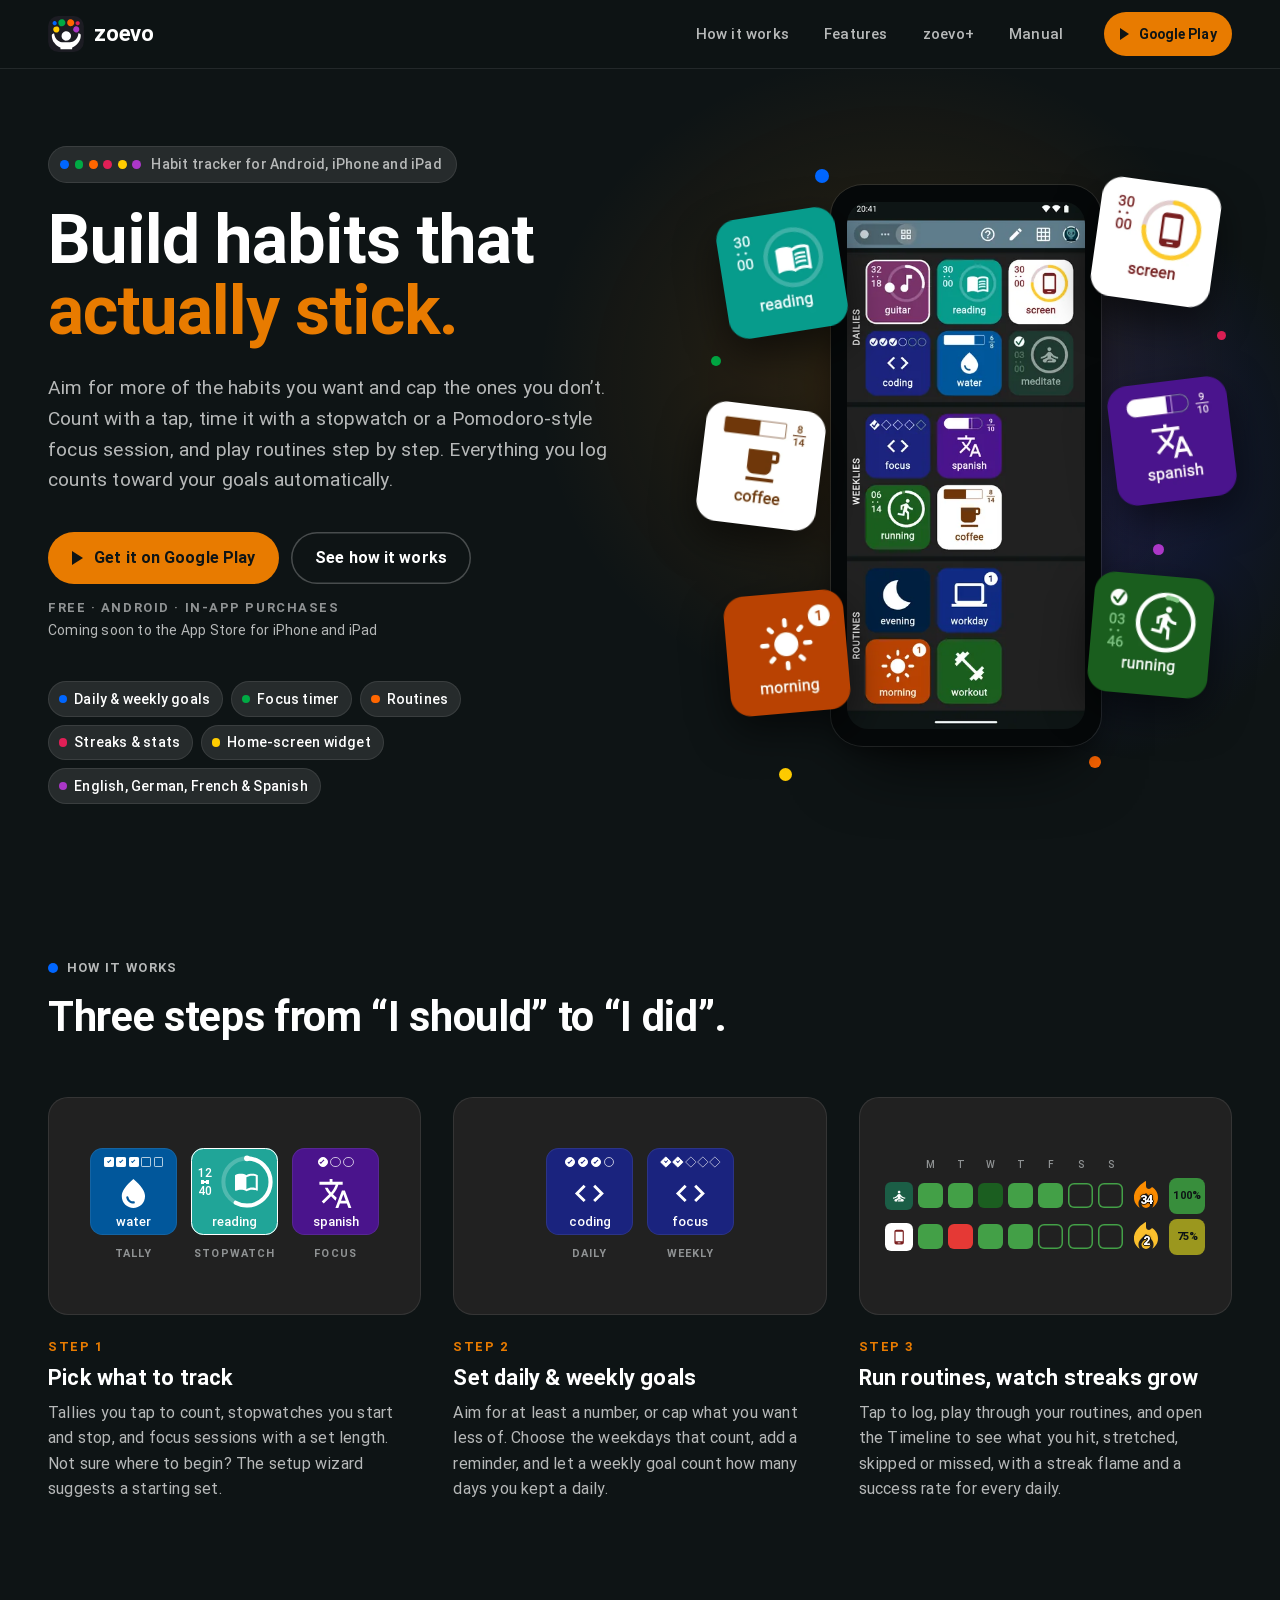
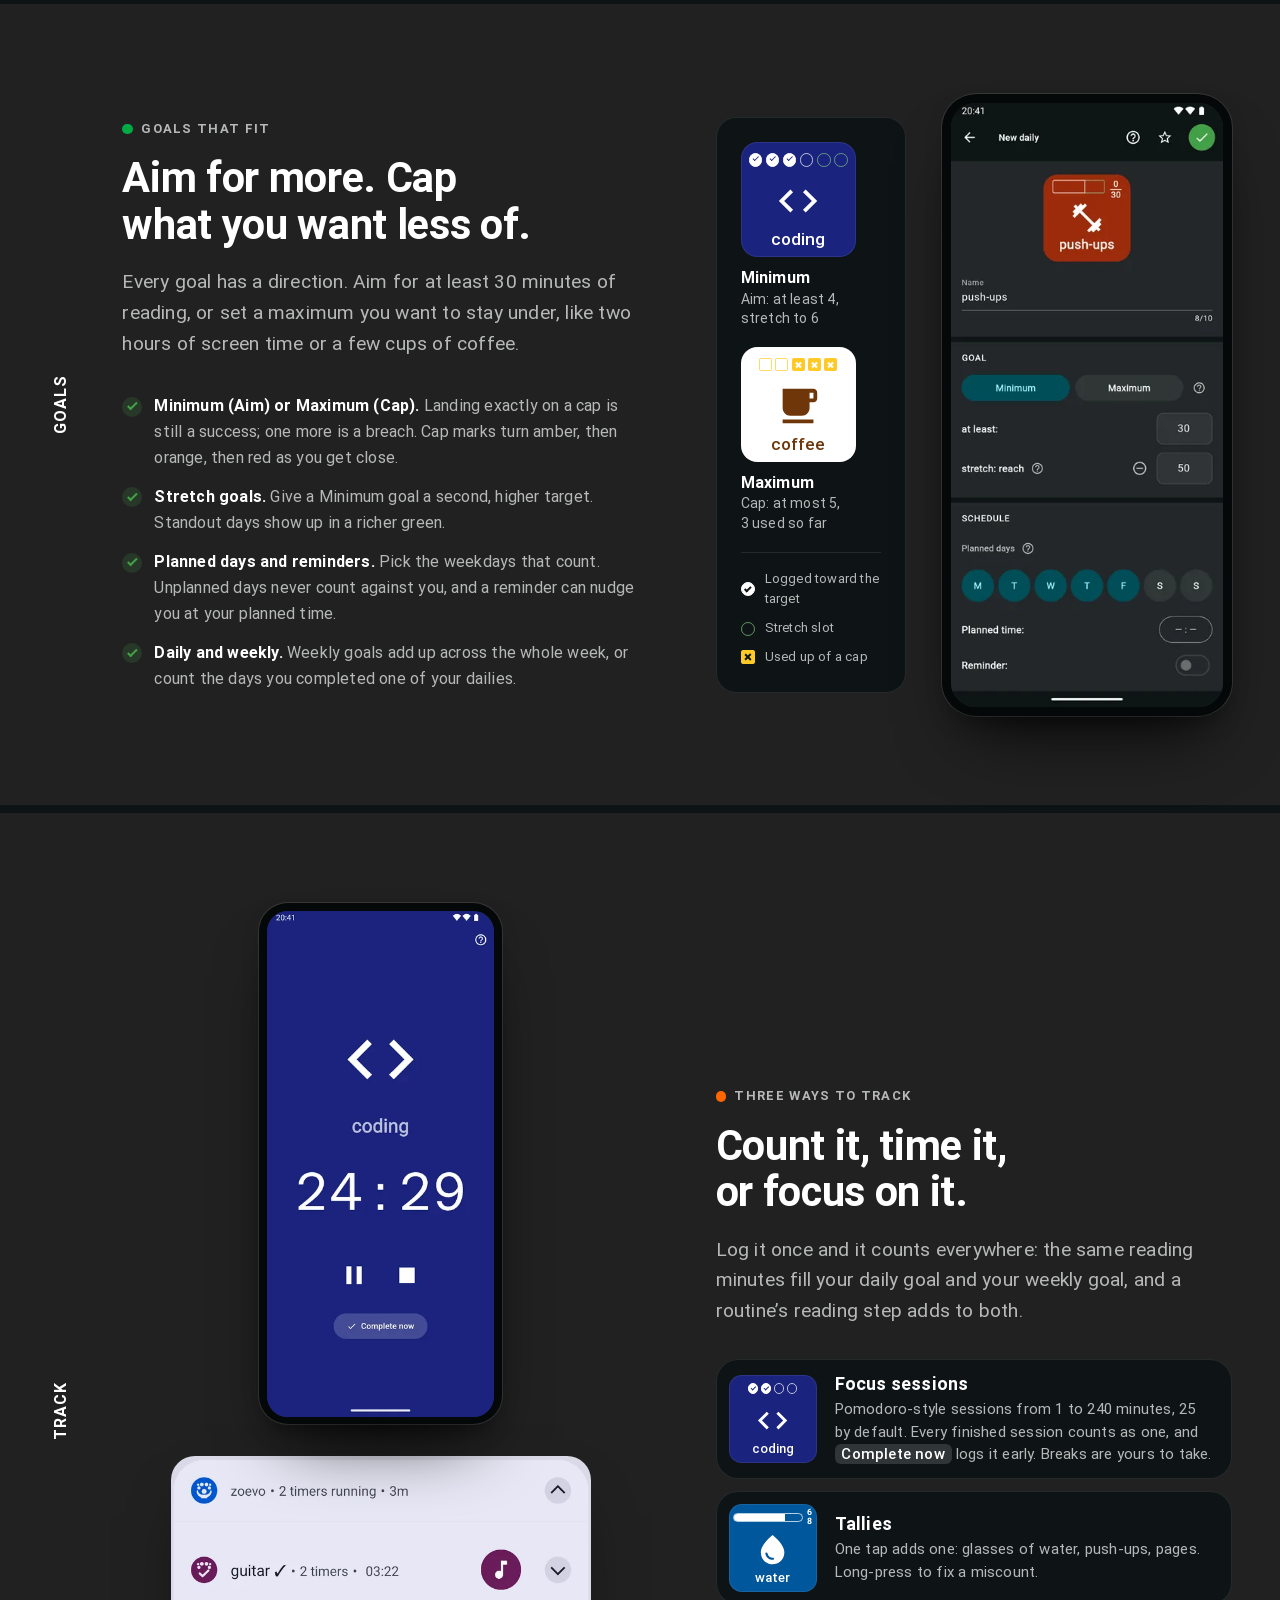
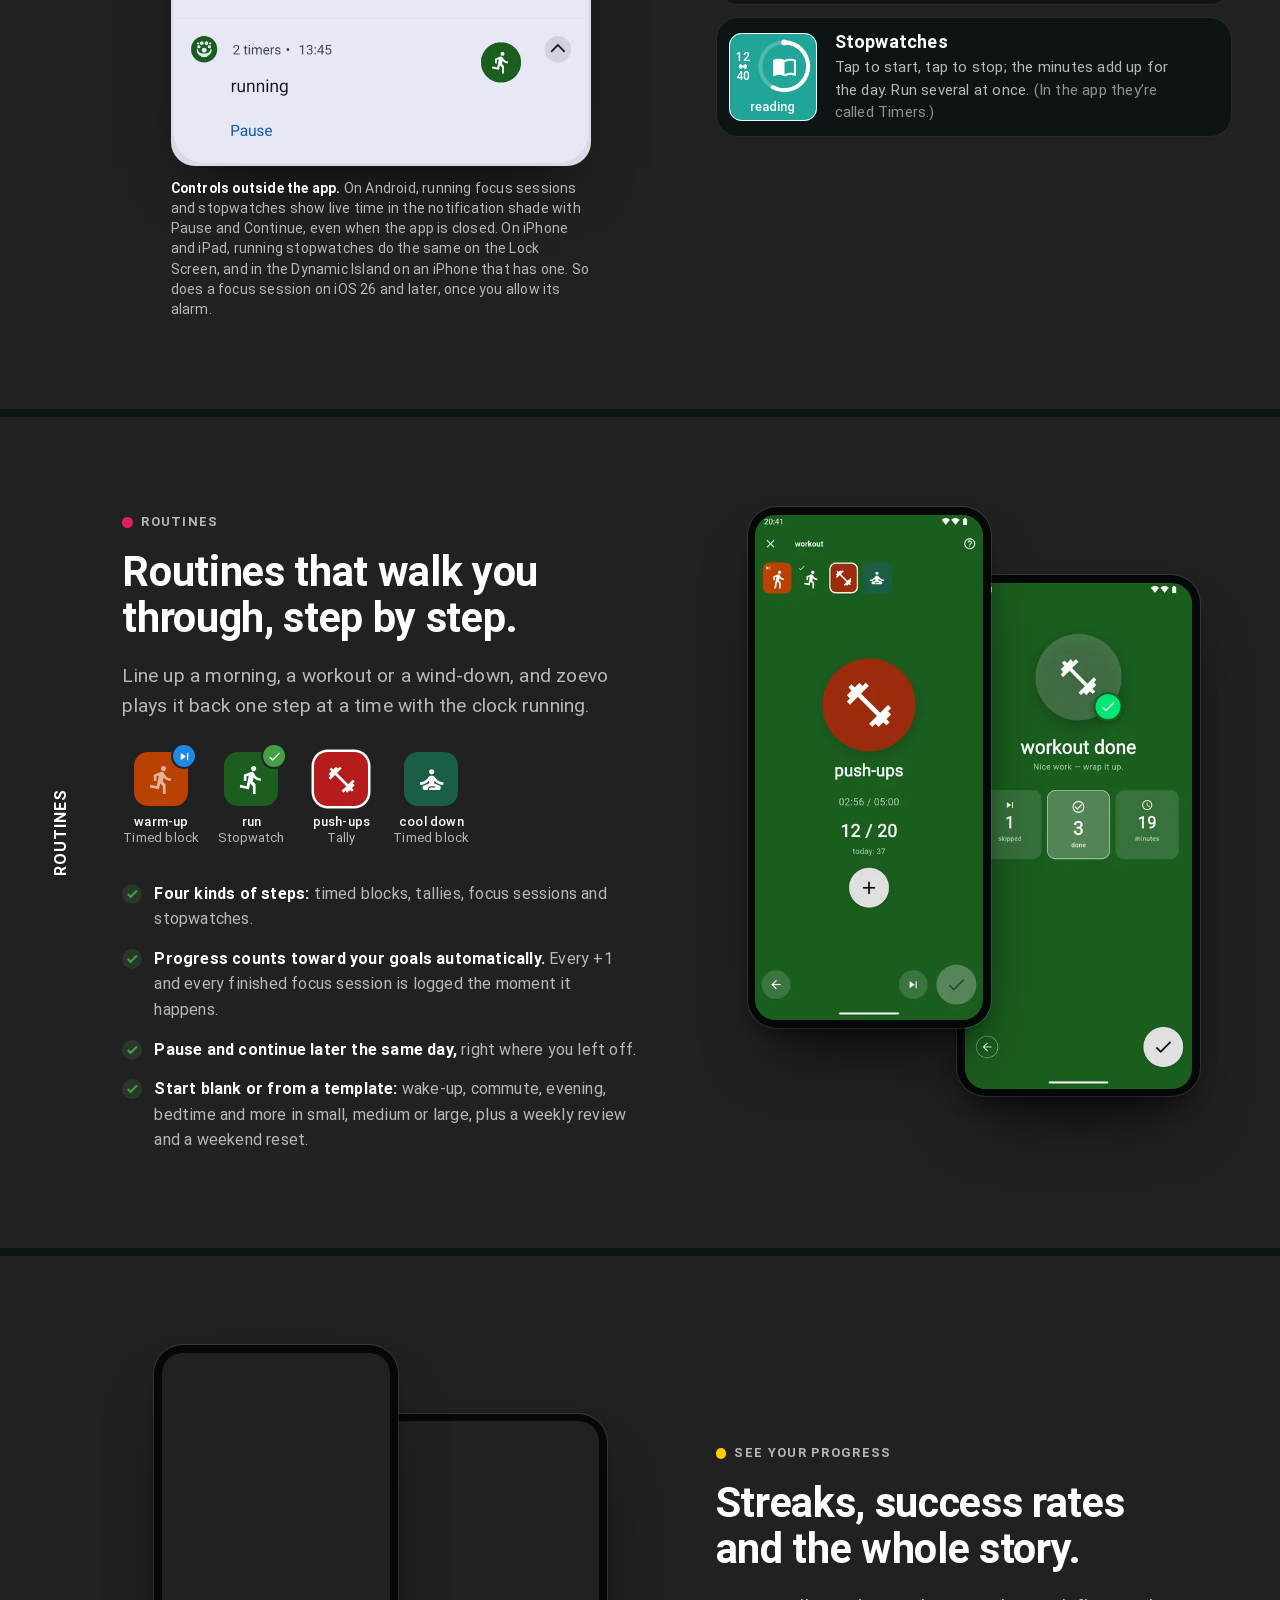
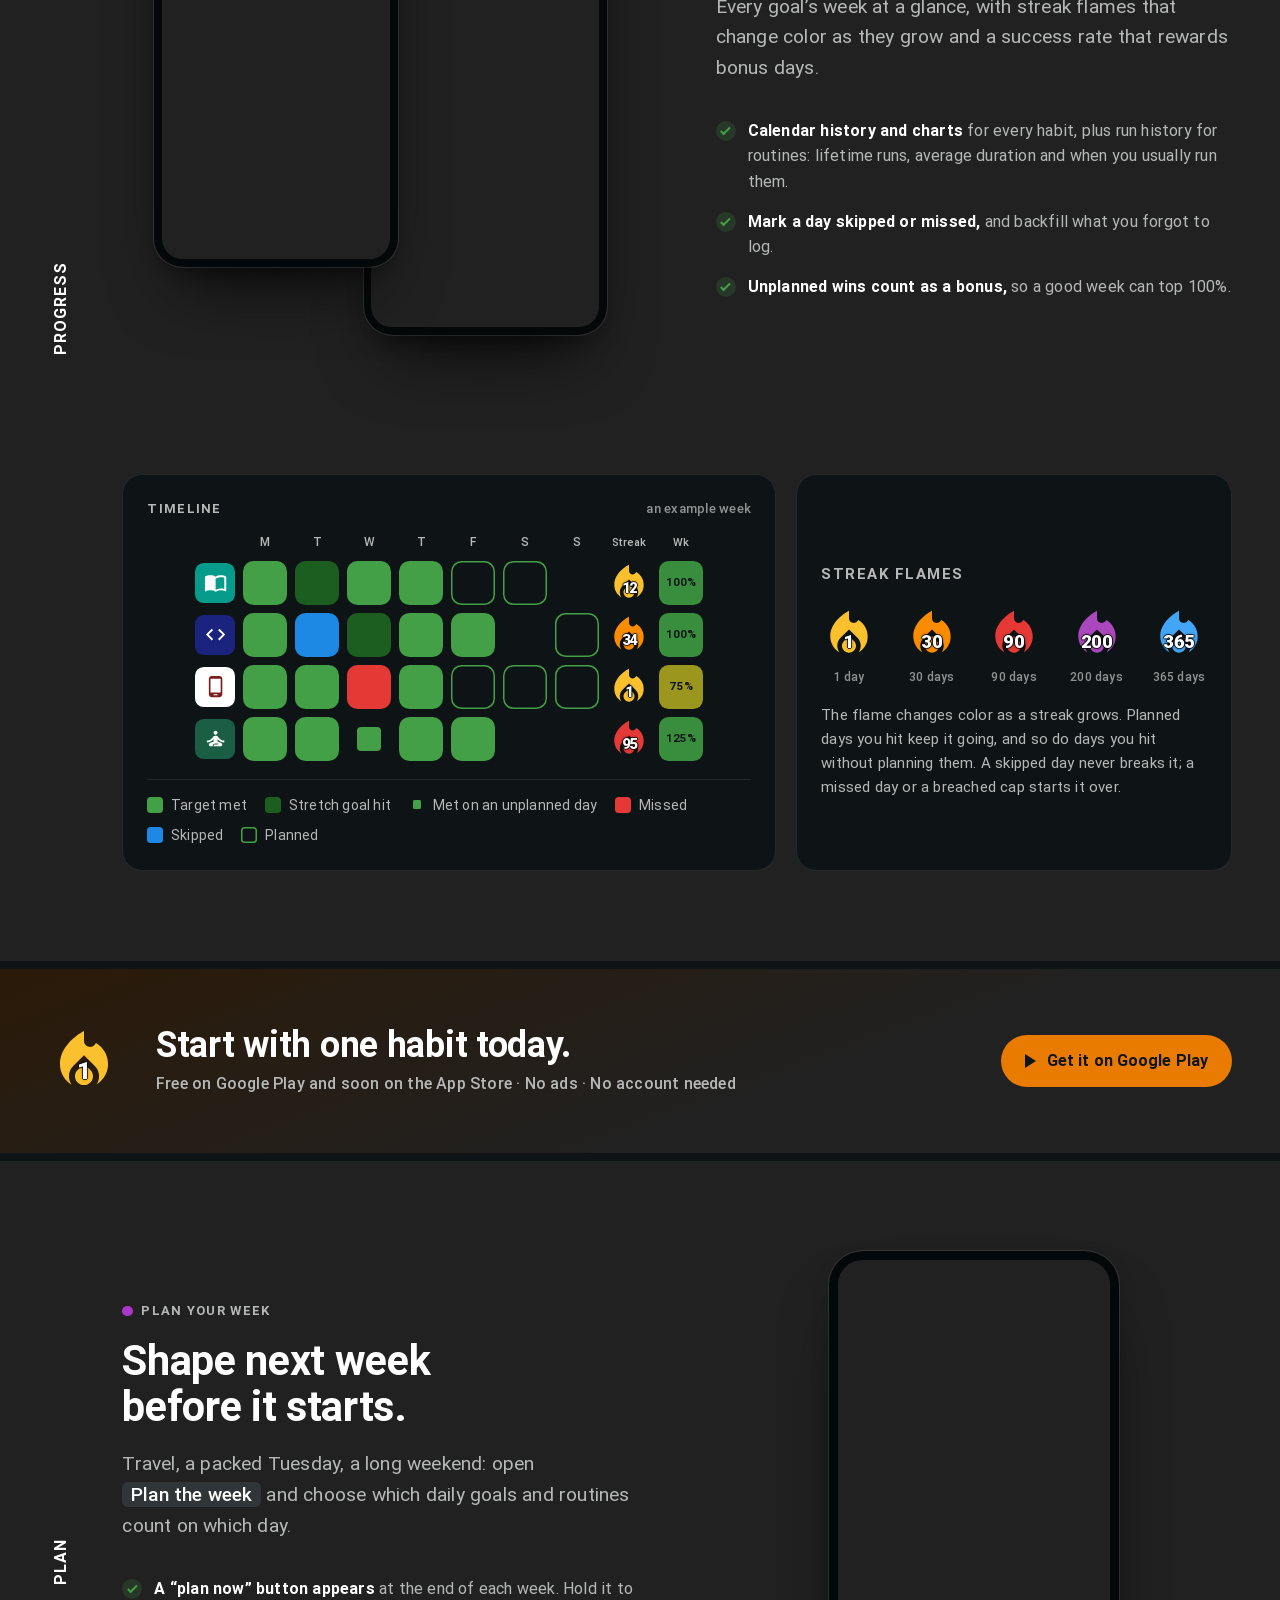
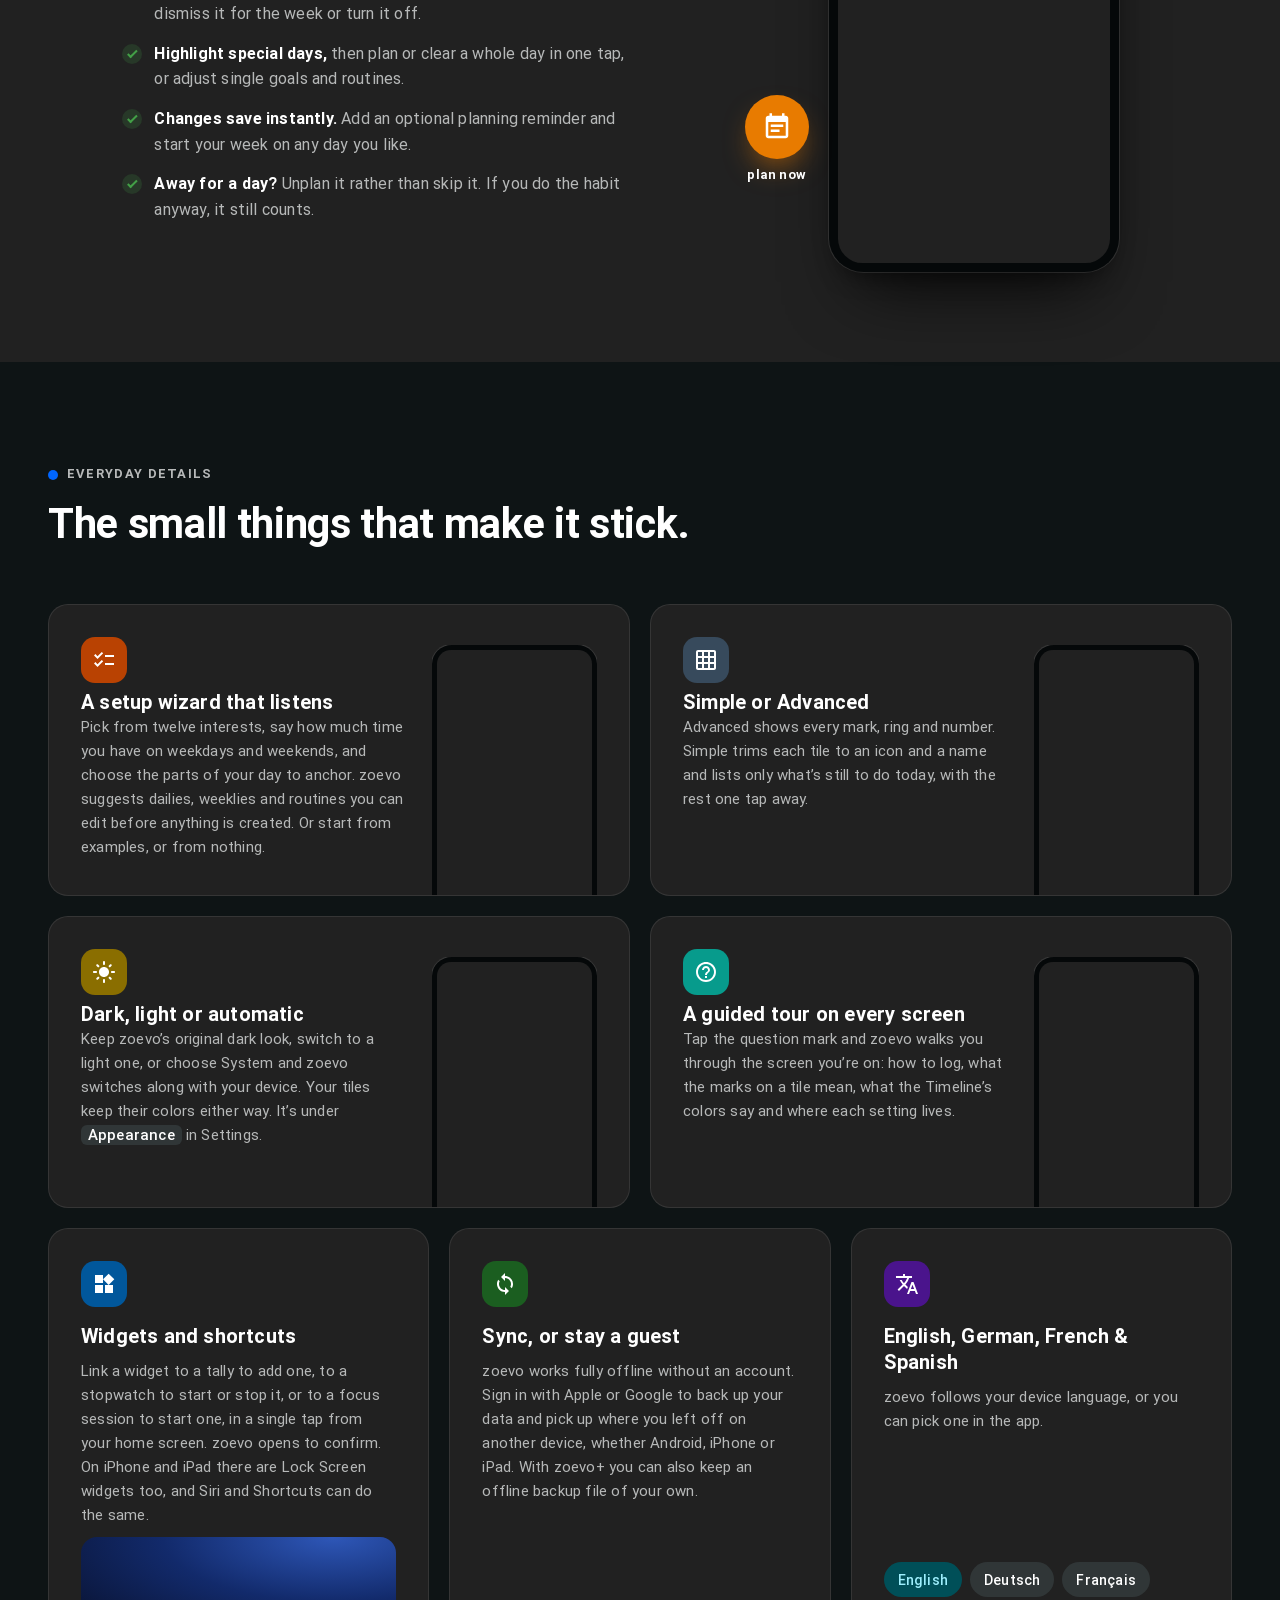
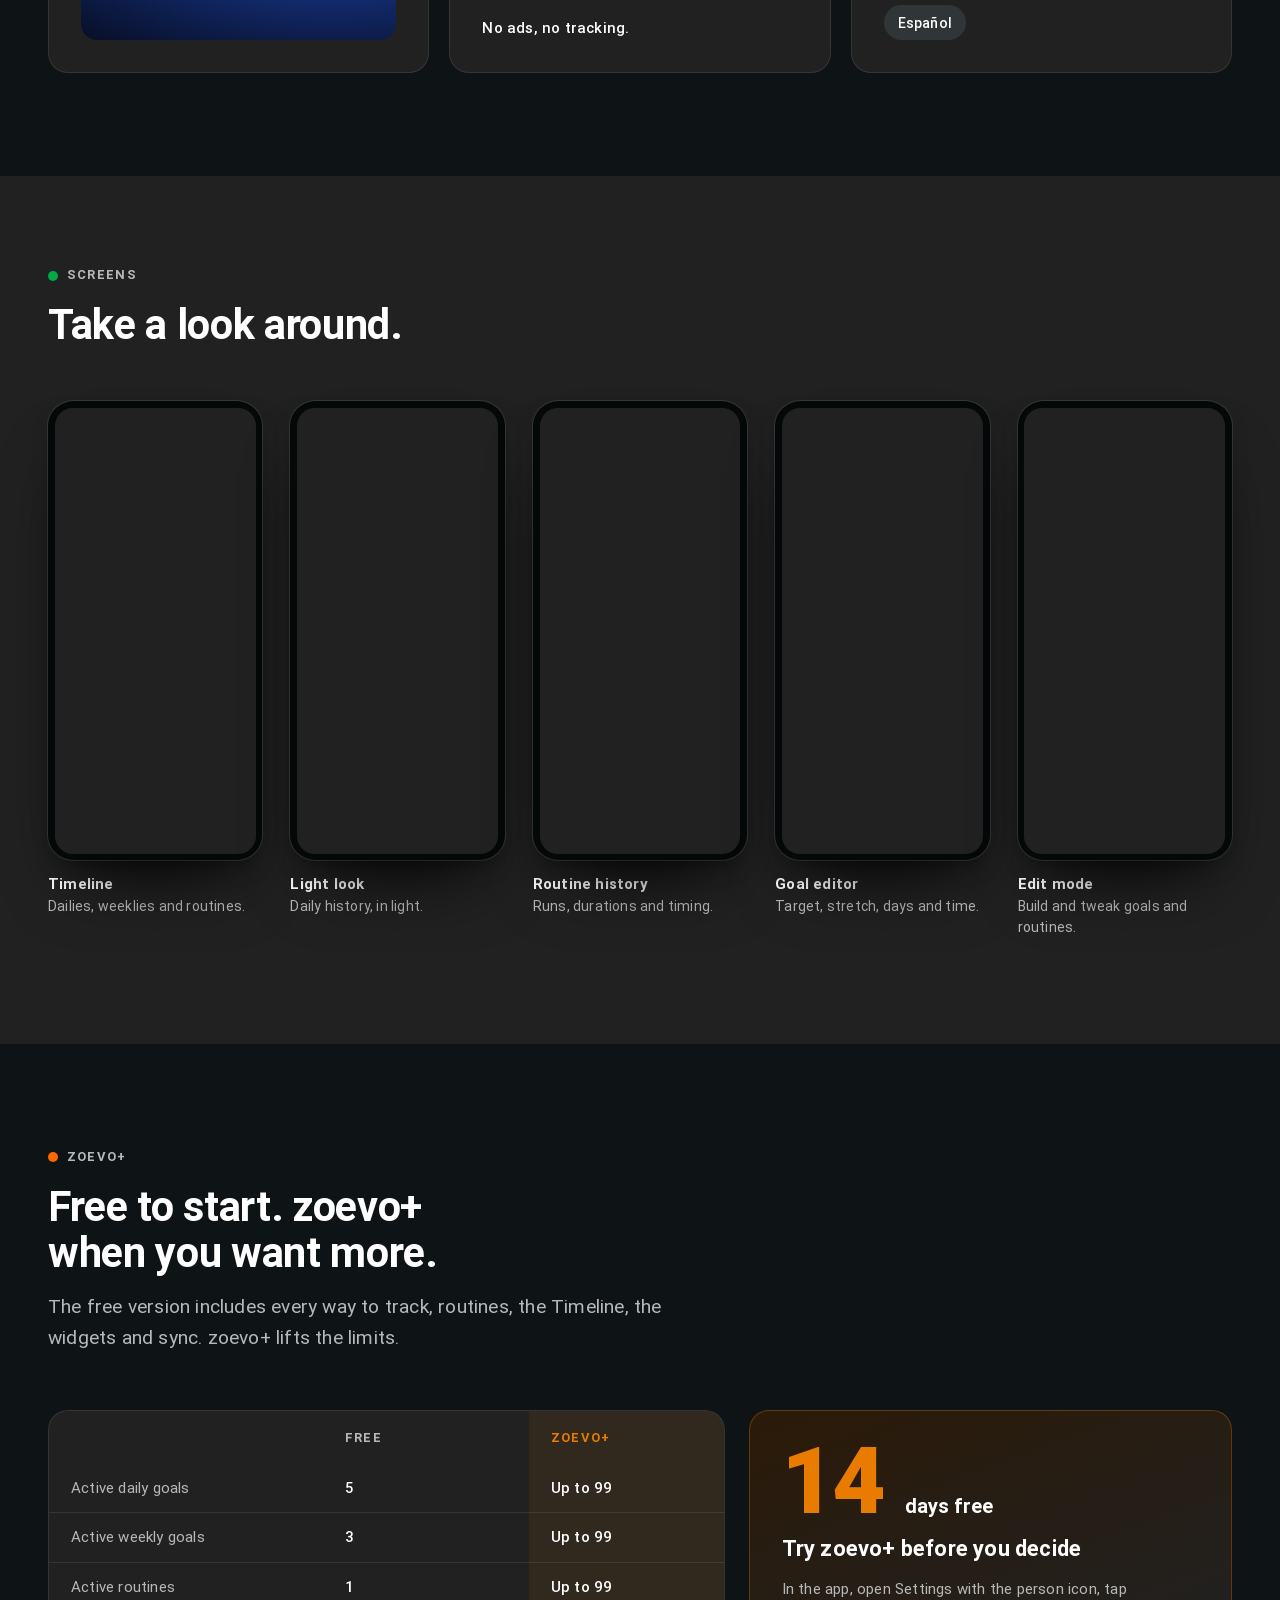
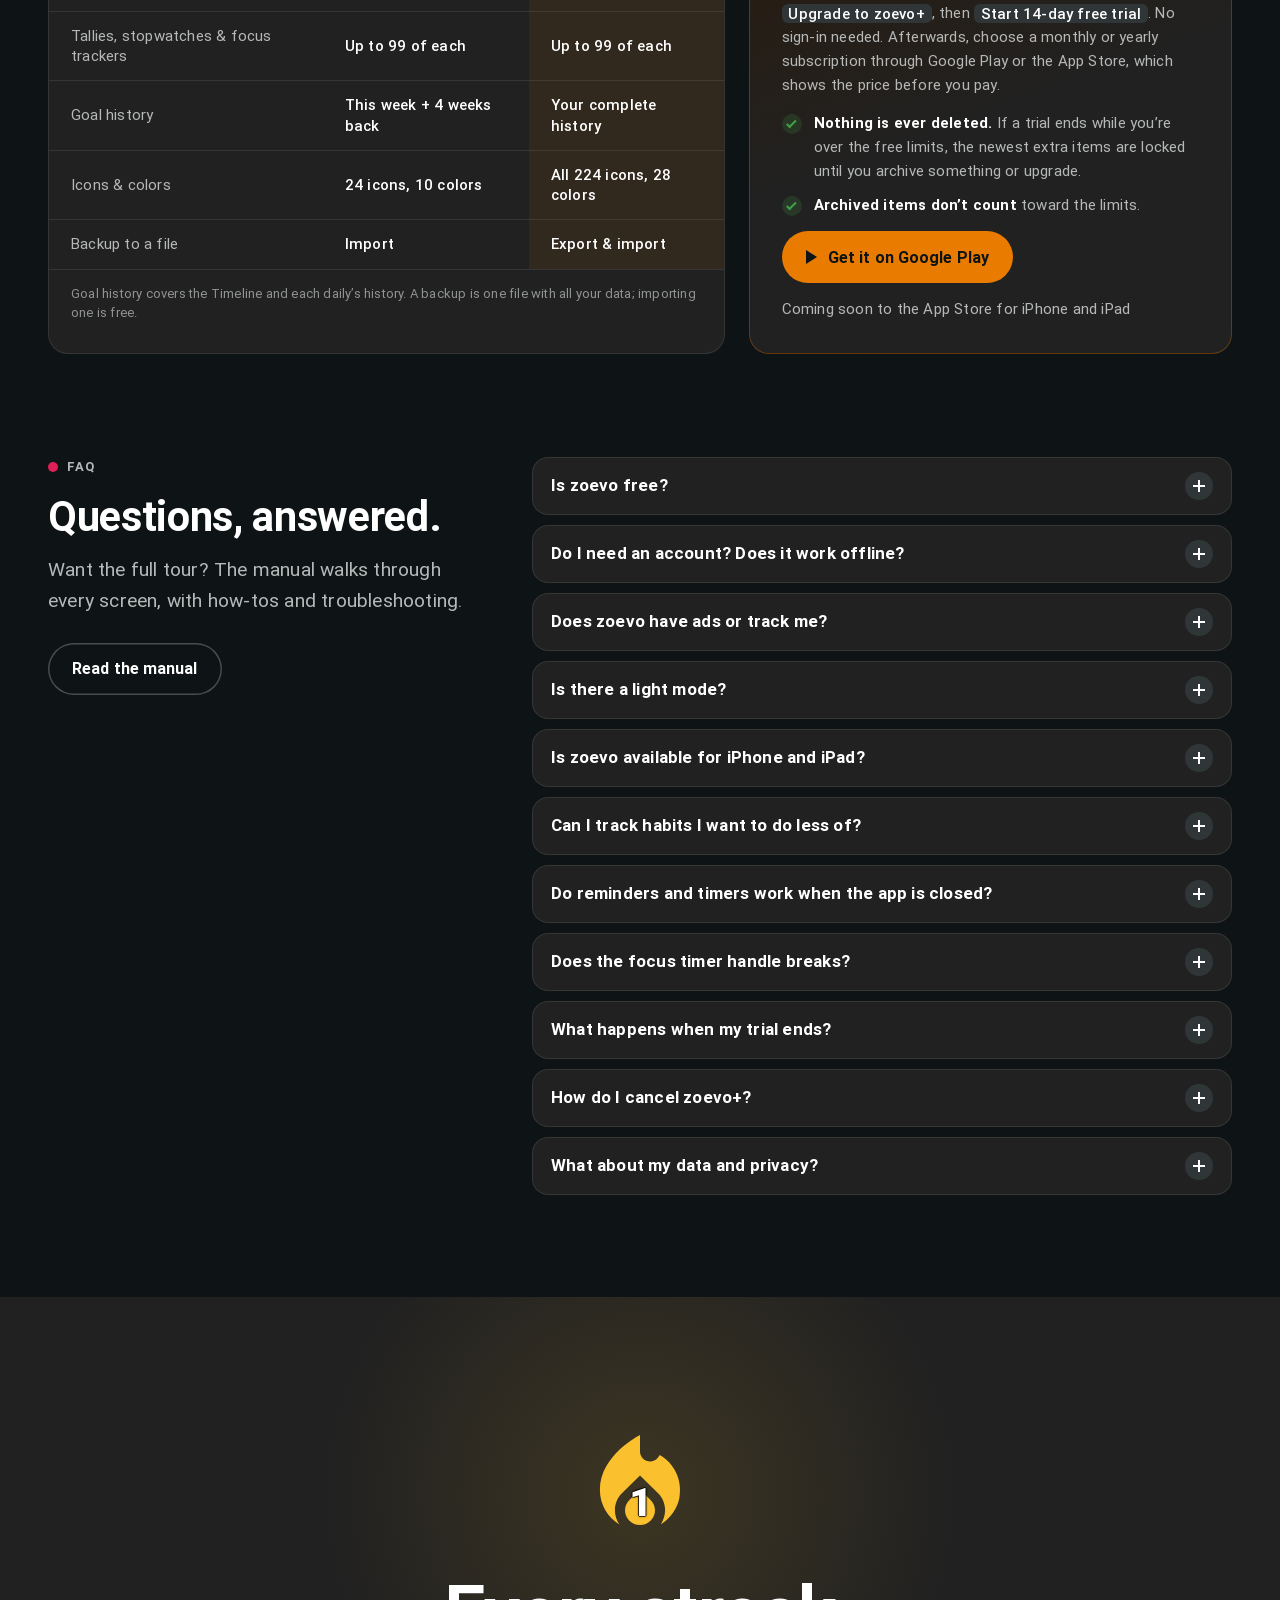
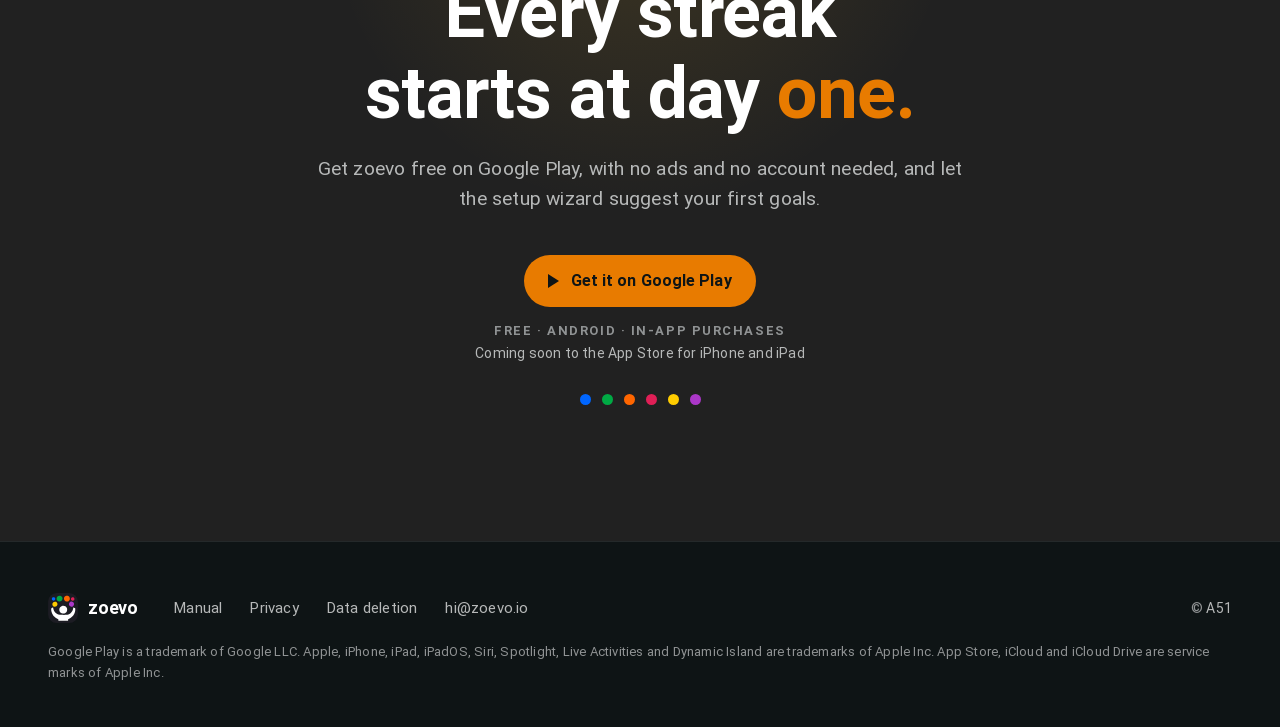
<file: index.html>
<!DOCTYPE html>
<html lang="en">
<head>
<meta charset="utf-8">
<meta http-equiv="Content-Security-Policy" content="default-src 'none'; img-src 'self'; style-src 'self'; font-src 'self'; base-uri 'none'; form-action 'none'">
<meta name="referrer" content="strict-origin-when-cross-origin">
<meta name="viewport" content="width=device-width, initial-scale=1">
<title>zoevo – Habit &amp; Focus Tracker for Android, iPhone and iPad</title>
<!-- App Store: until zoevo is live there, this page says it is coming soon
     to iPhone and iPad. Once it is live, search the page for "live there":
     each comment that says so names what changes. Here, the description
     ends "Free on Android, iPhone and iPad, no ads." and the og and twitter
     descriptions "Free on Android, iPhone and iPad." The footer credit line
     on all five pages then also names "the Apple logo" (Apple, the Apple
     logo, iPhone, ...). -->
<meta name="description" content="Build habits that actually stick: daily and weekly goals, a Pomodoro-style focus timer, routines, streaks and stats. Free on Android, soon on iPhone and iPad.">
<meta name="theme-color" content="#0E1415">
<meta name="color-scheme" content="dark">
<link rel="canonical" href="https://zoevo.io/">
<meta property="og:type" content="website">
<meta property="og:site_name" content="zoevo">
<meta property="og:title" content="zoevo – Habit &amp; Focus Tracker">
<meta property="og:description" content="Build habits that actually stick: daily and weekly goals, a Pomodoro-style focus timer, routines, streaks and stats. Free on Android, soon on iPhone and iPad.">
<meta property="og:url" content="https://zoevo.io/">
<meta property="og:image" content="https://zoevo.io/img/og.png">
<meta property="og:image:width" content="1200">
<meta property="og:image:height" content="630">
<meta property="og:image:alt" content="zoevo logo and tagline 'Build habits that actually stick.' between tilted zoevo habit tiles">
<meta name="twitter:card" content="summary_large_image">
<meta name="twitter:title" content="zoevo – Habit &amp; Focus Tracker">
<meta name="twitter:description" content="Build habits that actually stick: daily and weekly goals, a Pomodoro-style focus timer, routines, streaks and stats. Free on Android, soon on iPhone and iPad.">
<meta name="twitter:image" content="https://zoevo.io/img/og.png">
<meta name="twitter:image:alt" content="zoevo logo and tagline 'Build habits that actually stick.' between tilted zoevo habit tiles">
<link rel="icon" href="favicon.ico" sizes="48x48">
<link rel="icon" href="logo.svg" type="image/svg+xml">
<link rel="apple-touch-icon" href="apple-touch-icon.png">
<link rel="preload" href="fonts/Roboto-Bold.woff2" as="font" type="font/woff2" crossorigin>
<link rel="stylesheet" href="css/zoevo.css">
<link rel="stylesheet" href="css/home.css">
<!-- JSON-LD is a data block, not a script: CSP script-src doesn't apply to it.
     App Store: once zoevo is live there, set "operatingSystem" to
     "Android, iOS, iPadOS", and make "downloadUrl" and "sameAs" lists with
     both links: "https://play.google.com/store/apps/details?id=io.a51.zoevo"
     and "https://apps.apple.com/app/id6835465962". -->
<script type="application/ld+json">
{
  "@context": "https://schema.org",
  "@type": "SoftwareApplication",
  "name": "zoevo",
  "alternateName": "zoevo – Habit & Focus Tracker",
  "description": "Build habits that stick: daily and weekly goals, a Pomodoro focus timer, routines, streaks and stats.",
  "operatingSystem": "ANDROID",
  "applicationCategory": "LifestyleApplication",
  "url": "https://zoevo.io/",
  "downloadUrl": "https://play.google.com/store/apps/details?id=io.a51.zoevo",
  "sameAs": ["https://play.google.com/store/apps/details?id=io.a51.zoevo"],
  "image": "https://zoevo.io/img/og.png",
  "inLanguage": ["en", "de", "fr", "es"],
  "offers": {"@type": "Offer", "price": "0", "priceCurrency": "USD"},
  "publisher": {"@type": "Organization", "name": "A51", "url": "https://a51.io"}
}
</script>
</head>
<body>
<a class="skip-link" href="#main">Skip to content</a>

<header class="site-header">
  <div class="wrap bar">
    <a class="brand" href="index.html"><img src="logo.svg" width="36" height="36" alt=""><span class="wordmark">zoevo</span></a>
    <nav class="nav" aria-label="Main">
      <a href="#how">How it works</a>
      <a href="#features">Features</a>
      <a href="#plus">zoevo+</a>
      <a href="manual.html">Manual</a>
    </nav>
    <a class="btn btn-play btn-sm" href="https://play.google.com/store/apps/details?id=io.a51.zoevo"><span class="tri" aria-hidden="true"></span>Google&nbsp;Play</a>
    <!-- App Store badge: once zoevo is live there, add none here. Above
         760 px this header is sticky, so it stays on screen with the page's
         own badges, and Apple allows one App Store badge per layout: this
         bar keeps only the Google Play pill. -->
  </div>
</header>

<main id="main">

<!-- ================================================================ hero -->
<section class="hero" aria-labelledby="hero-title">
  <div class="wrap hero-grid">
    <div class="hero-copy">
      <p class="eyebrow"><span class="dots" aria-hidden="true"><i class="d-blue"></i><i class="d-green"></i><i class="d-orange"></i><i class="d-pink"></i><i class="d-yellow"></i><i class="d-purple"></i></span>Habit tracker for Android, iPhone and iPad</p>
      <h1 id="hero-title">Build habits that <em>actually stick.</em></h1>
      <p class="lead">Aim for more of the habits you want and cap the ones you don’t. Count with a tap, time it with a stopwatch or a Pomodoro-style focus session, and play routines step by step. Everything you log counts toward your goals automatically.</p>
      <div class="btn-row">
        <a class="btn btn-play" href="https://play.google.com/store/apps/details?id=io.a51.zoevo"><span class="tri" aria-hidden="true"></span>Get it on Google&nbsp;Play</a>
        <!-- App Store badge: once zoevo is live there, add Apple's official black
             "Download on the App Store" badge before the Google Play
             button, linked to https://apps.apple.com/app/id6835465962. Not a
             text pill: use the English badge from Apple's marketing resources,
             saved in img/. Then delete the "Coming soon" line under the buttons. -->
        <a class="btn btn-ghost" href="#how">See how it works</a>
      </div>
      <!-- Once zoevo is live there, this line reads "Free · In‑app purchases".
           .free sets it in capitals, so it never names iPhone, iPad or the
           App Store: Apple's names keep their own case. -->
      <p class="free">Free &middot; Android &middot; In&#8209;app purchases</p>
      <p class="small muted">Coming soon to the App Store for iPhone and iPad</p>
      <ul class="chips" aria-label="Highlights">
        <li><i class="d-blue"></i>Daily &amp; weekly goals</li>
        <li><i class="d-green"></i>Focus timer</li>
        <li><i class="d-orange"></i>Routines</li>
        <li><i class="d-pink"></i>Streaks &amp; stats</li>
        <li><i class="d-yellow"></i>Home-screen widget</li>
        <li><i class="d-purple"></i>English, German, French &amp; Spanish</li>
      </ul>
    </div>

    <div class="hero-art">
      <div class="phone hero-phone">
        <img src="img/shots/01-main-run.webp" srcset="img/shots/01-main-run-360.webp 360w, img/shots/01-main-run.webp 540w" sizes="(min-width: 900px) 270px, 52vw" width="540" height="1200" fetchpriority="high" alt="The zoevo main screen: colored tiles in three sections. Dailies show a running guitar stopwatch, reading and screen-time timers, three of six coding sessions, water at 6 of 8 and a completed meditate goal. Weeklies show focus, spanish, running and coffee. Routines show evening, workday, morning and workout.">
      </div>
      <img class="ft ft-1" src="img/tiles/reading.webp" width="240" height="240" alt="">
      <img class="ft ft-2" src="img/tiles/coffee.webp" width="240" height="240" alt="">
      <img class="ft ft-3" src="img/tiles/morning.webp" width="240" height="240" alt="">
      <img class="ft ft-4" src="img/tiles/screen.webp" width="240" height="240" alt="">
      <img class="ft ft-5" src="img/tiles/spanish.webp" width="240" height="240" alt="">
      <img class="ft ft-6" src="img/tiles/running.webp" width="240" height="240" alt="">
      <i class="cf cf-1 d-blue" aria-hidden="true"></i>
      <i class="cf cf-2 d-green" aria-hidden="true"></i>
      <i class="cf cf-3 d-orange" aria-hidden="true"></i>
      <i class="cf cf-4 d-pink" aria-hidden="true"></i>
      <i class="cf cf-5 d-yellow" aria-hidden="true"></i>
      <i class="cf cf-6 d-purple" aria-hidden="true"></i>
    </div>
  </div>
</section>

<!-- ======================================================== how it works -->
<section class="section" id="how" aria-labelledby="how-title">
  <div class="wrap">
    <div class="sec-head">
      <p class="kicker"><i class="dot d-blue"></i>How it works</p>
      <h2 id="how-title">Three steps from “I&nbsp;should” to “I&nbsp;did”.</h2>
    </div>
    <ol class="steps" role="list">
      <li class="step">
        <div class="step-art" aria-hidden="true">
          <div class="art-col">
            <div class="tile c-lightBlue">
              <span class="strip"><i class="mk on"></i><i class="mk on"></i><i class="mk on"></i><i class="mk"></i><i class="mk"></i></span>
              <svg class="ic" viewBox="0 0 24 24"><use href="img/icons.svg#i-water-drop"/></svg>
              <span class="lb">water</span>
            </div>
            Tally
          </div>
          <div class="art-col">
            <div class="tile c-teal sw live">
              <span class="sw-body">
                <span class="sw-time"><span>12</span><i></i><span>40</span></span>
                <span class="sw-ring">
                  <svg class="ring" viewBox="0 0 48 48"><circle class="trk" cx="24" cy="24" r="21"/><circle cx="24" cy="24" r="21" pathLength="100" stroke-dasharray="58 100" transform="rotate(-90 24 24)"/><g class="orbit"><circle cx="24" cy="3" r="2.6"/></g></svg>
                  <svg class="ic" viewBox="0 0 24 24"><path d="M21 5.02C19.88 4.64 18.66 4.5 17.48 4.5C15.56 4.5 13.45 4.92 12 6C10.55 4.920 8.44 4.5 6.52 4.5C4.55 4.5 2.44 4.92 0.98 6V20.67C0.98 20.91 1.27 21.14 1.5 21.14C1.59 21.14 1.64 21.09 1.73 21.09C3.09 20.44 5.06 20.02 6.52 20.02C8.44 20.02 10.55 20.39 12 21.52C13.36 20.67 15.8 20.02 17.48 20.02C19.17 20.02 20.86 20.3 22.27 21.05C22.36 21.09 22.41 21.09 22.5 21.09C22.73 21.09 23.02 20.86 23.02 20.58V6C22.41 5.53 21.75 5.25 21 5.02ZM21 18.52C19.92 18.14 18.7 18 17.48 18C15.8 18 13.36 18.66 12 19.5V8.02C13.36 7.17 15.8 6.52 17.48 6.52C18.7 6.52 19.92 6.66 21 6.98V18.52Z"/></svg>
                </span>
              </span>
              <span class="lb">reading</span>
            </div>
            Stopwatch
          </div>
          <div class="art-col">
            <div class="tile c-purple">
              <span class="strip"><i class="mk ci on"></i><i class="mk ci"></i><i class="mk ci"></i></span>
              <svg class="ic" viewBox="0 0 24 24"><use href="img/icons.svg#i-translate"/></svg>
              <span class="lb">spanish</span>
            </div>
            Focus
          </div>
        </div>
        <p class="step-n">Step 1</p>
        <h3>Pick what to track</h3>
        <p>Tallies you tap to count, stopwatches you start and stop, and focus sessions with a set length. Not sure where to begin? The setup wizard suggests a starting set.</p>
      </li>

      <li class="step">
        <div class="step-art" aria-hidden="true">
          <div class="art-col">
            <div class="tile c-indigo">
              <span class="strip"><i class="mk ci on"></i><i class="mk ci on"></i><i class="mk ci on"></i><i class="mk ci"></i></span>
              <svg class="ic" viewBox="0 0 24 24"><use href="img/icons.svg#i-code"/></svg>
              <span class="lb">coding</span>
            </div>
            Daily
          </div>
          <div class="art-col">
            <div class="tile c-indigo">
              <span class="strip"><i class="mk di on"></i><i class="mk di on"></i><i class="mk di"></i><i class="mk di"></i><i class="mk di"></i></span>
              <svg class="ic" viewBox="0 0 24 24"><use href="img/icons.svg#i-code"/></svg>
              <span class="lb">focus</span>
            </div>
            Weekly
          </div>
        </div>
        <p class="step-n">Step 2</p>
        <h3>Set daily &amp; weekly goals</h3>
        <p>Aim for at least a number, or cap what you want less of. Choose the weekdays that count, add a reminder, and let a weekly goal count how many days you kept a daily.</p>
      </li>

      <li class="step">
        <div class="step-art" aria-hidden="true">
          <div class="mini-tl">
            <span></span><span class="h">M</span><span class="h">T</span><span class="h">W</span><span class="h">T</span><span class="h">F</span><span class="h">S</span><span class="h">S</span><span></span><span></span>
            <span class="chip-tile c-mint"><svg class="ic" viewBox="0 0 24 24"><use href="img/icons.svg#i-self-improvement"/></svg></span>
            <i class="cell hit"></i><i class="cell hit"></i><i class="cell st"></i><i class="cell hit"></i><i class="cell hit"></i><i class="cell plan"></i><i class="cell plan"></i>
            <span class="flame f30"><svg viewBox="0 0 24 24"><use href="img/icons.svg#i-local-fire-department"/></svg><b>34</b></span>
            <span class="pct p100">100%</span>
            <span class="chip-tile cap c-crimson"><svg class="ic" viewBox="0 0 24 24"><use href="img/icons.svg#i-phone-android"/></svg></span>
            <i class="cell hit"></i><i class="cell miss"></i><i class="cell hit"></i><i class="cell hit"></i><i class="cell plan"></i><i class="cell plan"></i><i class="cell plan"></i>
            <span class="flame"><svg viewBox="0 0 24 24"><use href="img/icons.svg#i-local-fire-department"/></svg><b>2</b></span>
            <span class="pct p75">75%</span>
          </div>
        </div>
        <p class="step-n">Step 3</p>
        <h3>Run routines, watch streaks&nbsp;grow</h3>
        <p>Tap to log, play through your routines, and open the Timeline to see what you hit, stretched, skipped or missed, with a streak flame and a success rate for every daily.</p>
      </li>
    </ol>
  </div>
</section>

<!-- ============================================================ features -->
<div id="features">

<!-- 02 goals -->
<section class="band" aria-labelledby="goals-title">
  <div class="wrap band-inner">
    <p class="band-label" aria-hidden="true">Goals</p>
    <div class="feature">
      <div class="feature-text">
        <p class="kicker"><i class="dot d-green"></i>Goals that fit</p>
        <h2 id="goals-title">Aim for more. Cap what you want less&nbsp;of.</h2>
        <p class="lead">Every goal has a direction. Aim for at least 30 minutes of reading, or set a maximum you want to stay under, like two hours of screen time or a few cups of coffee.</p>
        <ul class="ticks">
          <li><strong>Minimum (Aim) or Maximum (Cap).</strong> Landing exactly on a cap is still a success; one more is a breach. Cap marks turn amber, then orange, then red as you get close.</li>
          <li><strong>Stretch goals.</strong> Give a Minimum goal a second, higher target. Standout days show up in a richer green.</li>
          <li><strong>Planned days and reminders.</strong> Pick the weekdays that count. Unplanned days never count against you, and a reminder can nudge you at your planned time.</li>
          <li><strong>Daily and weekly.</strong> Weekly goals add up across the whole week, or count the days you completed one of your dailies.</li>
        </ul>
      </div>
      <div class="feature-media goals-media">
        <div class="demo aimcap">
          <div class="pair">
            <div class="tile c-indigo" role="img" aria-label="Minimum goal tile for coding focus sessions: three of four circles checked, two stretch slots still open">
              <span class="strip"><i class="mk ci on"></i><i class="mk ci on"></i><i class="mk ci on"></i><i class="mk ci"></i><i class="mk ci st"></i><i class="mk ci st"></i></span>
              <svg class="ic" viewBox="0 0 24 24" aria-hidden="true"><use href="img/icons.svg#i-code"/></svg>
              <span class="lb">coding</span>
            </div>
            <p class="demo-cap"><b>Minimum</b>Aim: at least 4,<br>stretch to 6</p>
          </div>
          <div class="pair">
            <div class="tile cap c-amber" role="img" aria-label="Maximum goal tile for coffee: white tile, three of five marks used from the right, tinted amber">
              <span class="strip tint-60"><i class="mk"></i><i class="mk"></i><i class="mk x"></i><i class="mk x"></i><i class="mk x"></i></span>
              <svg class="ic" viewBox="0 0 24 24" aria-hidden="true"><use href="img/icons.svg#i-local-cafe"/></svg>
              <span class="lb">coffee</span>
            </div>
            <p class="demo-cap"><b>Maximum</b>Cap: at most 5,<br>3 used so far</p>
          </div>
          <ul class="mk-legend" role="list">
            <li><i class="mk ci on" aria-hidden="true"></i>Logged toward the target</li>
            <li><i class="mk ci st" aria-hidden="true"></i>Stretch slot</li>
            <li><span class="tint-60"><i class="mk x" aria-hidden="true"></i></span>Used up of a cap</li>
          </ul>
        </div>
        <figure class="shot">
          <div class="phone">
            <img src="img/shots/23-goal-stretch.webp" srcset="img/shots/23-goal-stretch-360.webp 360w, img/shots/23-goal-stretch.webp 540w" sizes="(min-width: 900px) 260px, 60vw" width="540" height="1200" loading="lazy" alt="New daily editor for push-ups: Minimum selected, at least 30, a stretch goal of 50, planned Monday to Friday, with planned time and reminder below.">
          </div>
        </figure>
      </div>
    </div>
  </div>
</section>

<!-- 03 tracking -->
<section class="band" aria-labelledby="track-title">
  <div class="wrap band-inner">
    <p class="band-label" aria-hidden="true">Track</p>
    <div class="feature flip">
      <div class="feature-text">
        <p class="kicker"><i class="dot d-orange"></i>Three ways to track</p>
        <h2 id="track-title">Count it, time it, or focus on it.</h2>
        <p class="lead">Log it once and it counts everywhere: the same reading minutes fill your daily goal and your weekly goal, and a routine’s reading step adds to both.</p>
        <ul class="kinds" role="list">
          <li class="kind">
            <div class="tile c-indigo" aria-hidden="true">
              <span class="strip"><i class="mk ci on"></i><i class="mk ci on"></i><i class="mk ci"></i><i class="mk ci"></i></span>
              <svg class="ic" viewBox="0 0 24 24"><use href="img/icons.svg#i-code"/></svg>
              <span class="lb">coding</span>
            </div>
            <div>
              <h3>Focus sessions</h3>
              <p>Pomodoro-style sessions from 1 to 240 minutes, 25 by default. Every finished session counts as one, and <span class="ui">Complete now</span> logs it early. Breaks are yours to take.</p>
            </div>
          </li>
          <li class="kind">
            <div class="tile c-lightBlue" aria-hidden="true">
              <span class="strip"><span class="mbar w75"><span class="track"><span class="fill"></span></span><span class="frac">6<br>8</span></span></span>
              <svg class="ic" viewBox="0 0 24 24"><use href="img/icons.svg#i-water-drop"/></svg>
              <span class="lb">water</span>
            </div>
            <div>
              <h3>Tallies</h3>
              <p>One tap adds one: glasses of water, push-ups, pages. Long-press to fix a miscount.</p>
            </div>
          </li>
          <li class="kind">
            <div class="tile c-teal sw live" aria-hidden="true">
              <span class="sw-body">
                <span class="sw-time"><span>12</span><i></i><span>40</span></span>
                <span class="sw-ring">
                  <svg class="ring" viewBox="0 0 48 48"><circle class="trk" cx="24" cy="24" r="21"/><circle cx="24" cy="24" r="21" pathLength="100" stroke-dasharray="58 100" transform="rotate(-90 24 24)"/><g class="orbit"><circle cx="24" cy="3" r="2.6"/></g></svg>
                  <svg class="ic" viewBox="0 0 24 24"><path d="M21 5.02C19.88 4.64 18.66 4.5 17.48 4.5C15.56 4.5 13.45 4.92 12 6C10.55 4.92 8.44 4.5 6.52 4.5C4.55 4.5 2.44 4.92 0.98 6V20.67C0.98 20.91 1.27 21.14 1.5 21.14C1.59 21.14 1.64 21.09 1.73 21.09C3.09 20.44 5.06 20.02 6.52 20.02C8.44 20.02 10.55 20.39 12 21.52C13.36 20.67 15.8 20.02 17.48 20.02C19.17 20.02 20.86 20.3 22.27 21.05C22.36 21.09 22.41 21.09 22.5 21.09C22.73 21.09 23.02 20.86 23.02 20.58V6C22.41 5.53 21.75 5.25 21 5.02ZM21 18.52C19.92 18.14 18.7 18 17.48 18C15.8 18 13.36 18.66 12 19.5V8.02C13.36 7.17 15.8 6.52 17.48 6.52C18.7 6.52 19.92 6.66 21 6.98V18.52Z"/></svg>
                </span>
              </span>
              <span class="lb">reading</span>
            </div>
            <div>
              <h3>Stopwatches</h3>
              <p>Tap to start, tap to stop; the minutes add up for the day. Run several at once. <span class="aka">(In the app they’re called Timers.)</span></p>
            </div>
          </li>
        </ul>
      </div>
      <div class="feature-media track-media">
        <figure class="shot">
          <div class="phone">
            <img src="img/shots/28-focus-running.webp" srcset="img/shots/28-focus-running-360.webp 360w, img/shots/28-focus-running.webp 540w" sizes="(min-width: 900px) 260px, 60vw" width="540" height="1200" loading="lazy" alt="A focus session for coding on a full indigo screen, counting down at 24:29, with pause and stop buttons and a Complete now button.">
          </div>
        </figure>
        <figure class="notif">
          <img src="img/shots/notif-timers.webp" width="720" height="530" loading="lazy" alt="Android notification from zoevo: 2 timers running. guitar has a check mark and counts up 03:22 past its target; below it, the running stopwatch shows 13:45 with a Pause button.">
          <figcaption><b>Controls outside the app.</b> On Android, running focus sessions and stopwatches show live time in the notification shade with Pause and Continue, even when the app is closed. On iPhone and iPad, running stopwatches do the same on the Lock Screen, and in the Dynamic Island on an iPhone that has one. So does a focus session on iOS&nbsp;26 and later, once you allow its alarm.</figcaption>
        </figure>
      </div>
    </div>
  </div>
</section>

<!-- 04 routines -->
<section class="band" aria-labelledby="routines-title">
  <div class="wrap band-inner">
    <p class="band-label" aria-hidden="true">Routines</p>
    <div class="feature">
      <div class="feature-text">
        <p class="kicker"><i class="dot d-pink"></i>Routines</p>
        <h2 id="routines-title">Routines that walk you through, step by&nbsp;step.</h2>
        <p class="lead">Line up a morning, a workout or a wind-down, and zoevo plays it back one step at a time with the clock running.</p>
        <ol class="rstrip" role="list" aria-label="Example routine: workout">
          <li class="rstep skipped">
            <span class="chip-tile c-orange"><svg class="ic" viewBox="0 0 24 24" aria-hidden="true"><use href="img/icons.svg#i-directions-run"/></svg><span class="sbadge skip"><svg class="ic" viewBox="0 0 24 24" aria-hidden="true"><use href="img/icons.svg#i-skip-next-rounded"/></svg></span></span>
            <span><b>warm-up</b>Timed block<span class="sr-only">, skipped</span></span>
          </li>
          <li class="rstep">
            <span class="chip-tile c-green"><svg class="ic" viewBox="0 0 24 24" aria-hidden="true"><use href="img/icons.svg#i-directions-run"/></svg><span class="sbadge done"><svg class="ic" viewBox="0 0 24 24" aria-hidden="true"><use href="img/icons.svg#i-check-rounded"/></svg></span></span>
            <span><b>run</b>Stopwatch<span class="sr-only">, done</span></span>
          </li>
          <li class="rstep now">
            <span class="chip-tile c-red"><svg class="ic" viewBox="0 0 24 24" aria-hidden="true"><use href="img/icons.svg#i-fitness-center"/></svg></span>
            <span><b>push-ups</b>Tally<span class="sr-only">, current step, 12 of 20</span></span>
          </li>
          <li class="rstep">
            <span class="chip-tile c-mint"><svg class="ic" viewBox="0 0 24 24" aria-hidden="true"><use href="img/icons.svg#i-self-improvement"/></svg></span>
            <span><b>cool down</b>Timed block<span class="sr-only">, up next</span></span>
          </li>
        </ol>
        <ul class="ticks">
          <li><strong>Four kinds of steps:</strong> timed blocks, tallies, focus sessions and stopwatches.</li>
          <li><strong>Progress counts toward your goals automatically.</strong> Every +1 and every finished focus session is logged the moment it happens.</li>
          <li><strong>Pause and continue later the same day,</strong> right where you left off.</li>
          <li><strong>Start blank or from a template:</strong> wake-up, commute, evening, bedtime and more in small, medium or large, plus a weekly review and a weekend reset.</li>
        </ul>
      </div>
      <div class="feature-media">
        <div class="duo">
          <figure class="shot">
            <div class="phone">
              <img src="img/shots/25-routine-tally-step.webp" srcset="img/shots/25-routine-tally-step-360.webp 360w, img/shots/25-routine-tally-step.webp 540w" sizes="(min-width: 900px) 240px, 46vw" width="540" height="1200" loading="lazy" alt="The workout routine on its push-ups step: a strip of four steps at the top, 12 of 20 counted, 02:56 of 05:00 elapsed, and a large plus button.">
            </div>
          </figure>
          <figure class="shot">
            <div class="phone">
              <img src="img/shots/26-routine-done.webp" srcset="img/shots/26-routine-done-360.webp 360w, img/shots/26-routine-done.webp 540w" sizes="(min-width: 900px) 240px, 46vw" width="540" height="1200" loading="lazy" alt="The end of the routine: workout done, with 1 skipped, 3 done and 19 minutes, and a check button to finish.">
            </div>
          </figure>
        </div>
      </div>
    </div>
  </div>
</section>

<!-- 05 progress -->
<section class="band" aria-labelledby="progress-title">
  <div class="wrap band-inner">
    <p class="band-label" aria-hidden="true">Progress</p>
    <div>
      <div class="feature flip">
        <div class="feature-text">
          <p class="kicker"><i class="dot d-yellow"></i>See your progress</p>
          <h2 id="progress-title">Streaks, success rates and the whole&nbsp;story.</h2>
          <p class="lead">Every goal’s week at a glance, with streak flames that change color as they grow and a success rate that rewards bonus days.</p>
          <ul class="ticks">
            <li><strong>Calendar history and charts</strong> for every habit, plus run history for routines: lifetime runs, average duration and when you usually run them.</li>
            <li><strong>Mark a day skipped or missed,</strong> and backfill what you forgot to log.</li>
            <li><strong>Unplanned wins count as a bonus,</strong> so a good week can top 100%.</li>
          </ul>
        </div>
        <div class="feature-media">
          <div class="duo">
            <figure class="shot">
              <div class="phone">
                <img src="img/shots/29-timeline-streaks.webp" srcset="img/shots/29-timeline-streaks-360.webp 360w, img/shots/29-timeline-streaks.webp 540w" sizes="(min-width: 900px) 240px, 46vw" width="540" height="1200" loading="lazy" alt="Timeline for Sep 17 to Sep 23: six dailies with green, dark-green and red days, streak flames and weekly success rates between 57 and 100%, then weekly goals over the last 8 weeks.">
              </div>
            </figure>
            <figure class="shot">
              <div class="phone">
                <img src="img/shots/30-daily-history.webp" srcset="img/shots/30-daily-history-360.webp 360w, img/shots/30-daily-history.webp 540w" sizes="(min-width: 900px) 240px, 46vw" width="540" height="1200" loading="lazy" alt="Daily history for reading: a September calendar colored by result, a 97% success rate over 30 days, totals for this year and the last 30 days, and a minutes-per-day bar chart.">
              </div>
            </figure>
          </div>
        </div>
      </div>

      <div class="progress-extra">
        <div class="demo tl-demo">
          <p class="demo-title">Timeline <span>an example week</span></p>
          <div class="tl-grid" role="img" aria-label="Example timeline week. Reading: four days met including a stretch day, two planned days ahead, streak 12, 100%. Coding: one skipped day, the rest met, streak 34, 100%. Screen, a cap goal: one missed day, streak 1, 75%. Meditate: every planned day met plus a bonus day it wasn't planned, streak 95, 125%.">
            <span></span><span class="h">M</span><span class="h">T</span><span class="h">W</span><span class="h">T</span><span class="h">F</span><span class="h">S</span><span class="h">S</span><span class="h wide">Streak</span><span class="h wide">Wk</span>

            <span class="chip-tile c-teal"><svg class="ic" viewBox="0 0 24 24"><path d="M21 5.02C19.88 4.64 18.66 4.5 17.48 4.5C15.56 4.5 13.45 4.92 12 6C10.55 4.92 8.44 4.5 6.52 4.5C4.55 4.5 2.44 4.92 0.98 6V20.67C0.98 20.91 1.27 21.14 1.5 21.14C1.59 21.14 1.64 21.09 1.73 21.09C3.09 20.44 5.06 20.02 6.52 20.02C8.44 20.02 10.55 20.39 12 21.52C13.36 20.67 15.8 20.02 17.48 20.02C19.17 20.02 20.86 20.3 22.27 21.05C22.36 21.09 22.41 21.09 22.5 21.09C22.73 21.09 23.02 20.86 23.02 20.58V6C22.41 5.53 21.75 5.25 21 5.02ZM21 18.52C19.92 18.14 18.7 18 17.48 18C15.8 18 13.36 18.66 12 19.5V8.02C13.36 7.17 15.8 6.52 17.48 6.52C18.7 6.52 19.92 6.66 21 6.98V18.52Z"/></svg></span>
            <i class="cell hit"></i><i class="cell st"></i><i class="cell hit"></i><i class="cell hit"></i><i class="cell plan"></i><i class="cell plan"></i><i class="cell"></i>
            <span class="flame"><svg viewBox="0 0 24 24"><use href="img/icons.svg#i-local-fire-department"/></svg><b>12</b></span>
            <span class="pct p100">100%</span>

            <span class="chip-tile c-indigo"><svg class="ic" viewBox="0 0 24 24"><use href="img/icons.svg#i-code"/></svg></span>
            <i class="cell hit"></i><i class="cell skip"></i><i class="cell st"></i><i class="cell hit"></i><i class="cell hit"></i><i class="cell"></i><i class="cell plan"></i>
            <span class="flame f30"><svg viewBox="0 0 24 24"><use href="img/icons.svg#i-local-fire-department"/></svg><b>34</b></span>
            <span class="pct p100">100%</span>

            <span class="chip-tile cap c-crimson"><svg class="ic" viewBox="0 0 24 24"><use href="img/icons.svg#i-phone-android"/></svg></span>
            <i class="cell hit"></i><i class="cell hit"></i><i class="cell miss"></i><i class="cell hit"></i><i class="cell plan"></i><i class="cell plan"></i><i class="cell plan"></i>
            <span class="flame"><svg viewBox="0 0 24 24"><use href="img/icons.svg#i-local-fire-department"/></svg><b>1</b></span>
            <span class="pct p75">75%</span>

            <span class="chip-tile c-mint"><svg class="ic" viewBox="0 0 24 24"><use href="img/icons.svg#i-self-improvement"/></svg></span>
            <i class="cell hit"></i><i class="cell hit"></i><i class="cell bonus"></i><i class="cell hit"></i><i class="cell hit"></i><i class="cell"></i><i class="cell"></i>
            <span class="flame f90"><svg viewBox="0 0 24 24"><use href="img/icons.svg#i-local-fire-department"/></svg><b>95</b></span>
            <span class="pct p100">125%</span>
          </div>
          <ul class="legend" role="list">
            <li><i class="cell hit"></i>Target met</li>
            <li><i class="cell st"></i>Stretch goal hit</li>
            <li><i class="cell bonus"></i>Met on an unplanned day</li>
            <li><i class="cell miss"></i>Missed</li>
            <li><i class="cell skip"></i>Skipped</li>
            <li><i class="cell plan"></i>Planned</li>
          </ul>
        </div>

        <div class="demo flame-demo">
          <p class="demo-title">Streak flames</p>
          <ul class="flames" role="list">
            <li><span class="flame" aria-hidden="true"><svg viewBox="0 0 24 24"><use href="img/icons.svg#i-local-fire-department"/></svg><b>1</b></span>1 day</li>
            <li><span class="flame f30" aria-hidden="true"><svg viewBox="0 0 24 24"><use href="img/icons.svg#i-local-fire-department"/></svg><b>30</b></span>30 days</li>
            <li><span class="flame f90" aria-hidden="true"><svg viewBox="0 0 24 24"><use href="img/icons.svg#i-local-fire-department"/></svg><b>90</b></span>90 days</li>
            <li><span class="flame f200" aria-hidden="true"><svg viewBox="0 0 24 24"><use href="img/icons.svg#i-local-fire-department"/></svg><b>200</b></span>200 days</li>
            <li><span class="flame f365" aria-hidden="true"><svg viewBox="0 0 24 24"><use href="img/icons.svg#i-local-fire-department"/></svg><b>365</b></span>365 days</li>
          </ul>
          <p>The flame changes color as a streak grows. Planned days you hit keep it going, and so do days you hit without planning them. A skipped day never breaks it; a missed day or a breached cap starts it over.</p>
        </div>
      </div>
    </div>
  </div>
</section>

<!-- mid-page call to action -->
<section class="band mid-cta" aria-labelledby="mid-cta-title">
  <div class="wrap mid-cta-inner">
    <span class="flame" aria-hidden="true"><svg viewBox="0 0 24 24"><use href="img/icons.svg#i-local-fire-department"/></svg><b>1</b></span>
    <div class="mid-cta-copy">
      <h2 id="mid-cta-title">Start with one habit today.</h2>
      <!-- Once zoevo is live there: "and the App Store" instead of "and soon on the App Store". -->
      <p><span class="nw">Free on Google Play</span> <span class="nw">and soon on the App Store</span> &middot; <span class="nw">No ads</span> &middot; <span class="nw">No account needed</span></p>
    </div>
    <a class="btn btn-play" href="https://play.google.com/store/apps/details?id=io.a51.zoevo"><span class="tri" aria-hidden="true"></span>Get it on Google&nbsp;Play</a>
    <!-- App Store badge: once zoevo is live there, add Apple's official black
         "Download on the App Store" badge before the Google Play
         button, linked to https://apps.apple.com/app/id6835465962. Not a
         text pill: use the English badge from Apple's marketing resources,
         saved in img/. -->
  </div>
</section>

<!-- 06 plan -->
<section class="band" aria-labelledby="plan-title">
  <div class="wrap band-inner">
    <p class="band-label" aria-hidden="true">Plan</p>
    <div class="feature">
      <div class="feature-text">
        <p class="kicker"><i class="dot d-purple"></i>Plan your week</p>
        <h2 id="plan-title">Shape next week before it&nbsp;starts.</h2>
        <p class="lead">Travel, a packed Tuesday, a long weekend: open <span class="ui">Plan the week</span> and choose which daily goals and routines count on which day.</p>
        <ul class="ticks">
          <li><strong>A “plan now” button appears</strong> at the end of each week. Hold it to dismiss it for the week or turn it off.</li>
          <li><strong>Highlight special days,</strong> then plan or clear a whole day in one tap, or adjust single goals and routines.</li>
          <li><strong>Changes save instantly.</strong> Add an optional planning reminder and start your week on any day you like.</li>
          <li><strong>Away for a day?</strong> Unplan it rather than skip it. If you do the habit anyway, it still counts.</li>
        </ul>
      </div>
      <div class="feature-media plan-media">
        <figure class="shot plan-fig">
          <div class="phone">
            <img src="img/shots/10-plan-week.webp" srcset="img/shots/10-plan-week-360.webp 360w, img/shots/10-plan-week.webp 540w" sizes="(min-width: 900px) 260px, 60vw" width="540" height="1200" loading="lazy" alt="The Plan the week screen: special-day pills along the top with one day highlighted in amber, the target week Oct 1 to Oct 7, and a grid of dailies and routines with a cell for each day.">
          </div>
        <p class="plan-now" aria-hidden="true"><span><svg class="ic" viewBox="0 0 24 24"><use href="img/icons.svg#i-event-note"/></svg></span>plan now</p>
        </figure>
      </div>
    </div>
  </div>
</section>

</div><!-- /#features -->

<!-- ============================================================ everyday -->
<section class="section" aria-labelledby="everyday-title">
  <div class="wrap">
    <div class="sec-head">
      <p class="kicker"><i class="dot d-blue"></i>Everyday details</p>
      <h2 id="everyday-title">The small things that make it stick.</h2>
    </div>
    <div class="bento">
      <article class="card wide">
        <div class="copy">
          <span class="card-ic c-orange"><svg class="ic" viewBox="0 0 24 24" aria-hidden="true"><use href="img/icons.svg#i-checklist"/></svg></span>
          <h3>A setup wizard that listens</h3>
          <p>Pick from twelve interests, say how much time you have on weekdays and weekends, and choose the parts of your day to anchor. zoevo suggests dailies, weeklies and routines you can edit before anything is created. Or start from examples, or from nothing.</p>
        </div>
        <div class="peek">
          <div class="phone"><img src="img/shots/13-setup-wizard.webp" srcset="img/shots/13-setup-wizard-360.webp 360w, img/shots/13-setup-wizard.webp 540w" sizes="165px" width="540" height="1200" loading="lazy" alt="Setup wizard asking What do you want to track?, with twelve interest tiles such as Food, Fitness, Sleep, Focus and Reading, several of them selected."></div>
        </div>
      </article>
      <article class="card wide">
        <div class="copy">
          <span class="card-ic c-slate"><svg class="ic" viewBox="0 0 24 24" aria-hidden="true"><use href="img/icons.svg#i-grid-on"/></svg></span>
          <h3>Simple or Advanced</h3>
          <p>Advanced shows every mark, ring and number. Simple trims each tile to an icon and a name and lists only what’s still to do today, with the rest one tap away.</p>
        </div>
        <div class="peek">
          <div class="phone"><img src="img/shots/20-simple-mode.webp" srcset="img/shots/20-simple-mode-360.webp 360w, img/shots/20-simple-mode.webp 540w" sizes="165px" width="540" height="1200" loading="lazy" alt="Simple mode: plain tiles with only an icon and a name, showing the goals and routines still outstanding today."></div>
        </div>
      </article>
      <article class="card wide">
        <div class="copy">
          <span class="card-ic c-gold"><svg class="ic" viewBox="0 0 24 24" aria-hidden="true"><use href="img/icons.svg#i-light-mode"/></svg></span>
          <h3>Dark, light or automatic</h3>
          <p>Keep zoevo’s original dark look, switch to a light one, or choose System and zoevo switches along with your device. Your tiles keep their colors either way. It’s under <span class="ui">Appearance</span> in Settings.</p>
        </div>
        <div class="peek">
          <div class="phone"><img src="img/shots/theme-split.webp" srcset="img/shots/theme-split-360.webp 360w, img/shots/theme-split.webp 540w" sizes="165px" width="540" height="1200" loading="lazy" alt="The zoevo main screen split along a diagonal: the dark look on the left, the light look on the right, with the same colored tiles in both."></div>
        </div>
      </article>
      <article class="card wide">
        <div class="copy">
          <span class="card-ic c-teal"><svg class="ic" viewBox="0 0 24 24" aria-hidden="true"><use href="img/icons.svg#i-help-outline"/></svg></span>
          <h3>A guided tour on every screen</h3>
          <p>Tap the question mark and zoevo walks you through the screen you’re on: how to log, what the marks on a tile mean, what the Timeline’s colors say and where each setting lives.</p>
        </div>
        <div class="peek">
          <div class="phone"><img src="img/shots/51-tour.webp" srcset="img/shots/51-tour-360.webp 360w, img/shots/51-tour.webp 540w" sizes="165px" width="540" height="1200" loading="lazy" alt="A guided tour on the main screen: the dailies are spotlighted while a card titled Daily goals explains them, with back, close and next buttons."></div>
        </div>
      </article>
      <article class="card">
        <span class="card-ic c-lightBlue"><svg class="ic" viewBox="0 0 24 24" aria-hidden="true"><use href="img/icons.svg#i-widgets"/></svg></span>
        <h3>Widgets and shortcuts</h3>
        <p>Link a widget to a tally to add one, to a stopwatch to start or stop it, or to a focus session to start one, in a single tap from your home screen. zoevo opens to confirm. On iPhone and iPad there are Lock Screen widgets too, and Siri and Shortcuts can do the same.</p>
        <div class="widgets">
          <img src="img/shots/widget-water.webp" width="206" height="206" loading="lazy" alt="zoevo widget linked to the water tally">
          <img src="img/shots/widget-coffee.webp" width="206" height="206" loading="lazy" alt="zoevo widget linked to the coffee tally">
          <img src="img/shots/widget-reading.webp" width="206" height="206" loading="lazy" alt="zoevo widget linked to the reading stopwatch">
        </div>
      </article>
      <article class="card">
        <span class="card-ic c-green"><svg class="ic" viewBox="0 0 24 24" aria-hidden="true"><use href="img/icons.svg#i-sync"/></svg></span>
        <h3>Sync, or stay a guest</h3>
        <p>zoevo works fully offline without an account. Sign in with Apple or Google to back up your data and pick up where you left off on another device, whether Android, iPhone or iPad. With zoevo+ you can also keep an offline backup file of your own.</p>
        <p class="promise">No ads, no tracking.</p>
      </article>
      <article class="card">
        <span class="card-ic c-purple"><svg class="ic" viewBox="0 0 24 24" aria-hidden="true"><use href="img/icons.svg#i-translate"/></svg></span>
        <h3>English, German, French &amp; Spanish</h3>
        <p>zoevo follows your device language, or you can pick one in the app.</p>
        <ul class="lang-pills" role="list"><li lang="en">English</li><li lang="de">Deutsch</li><li lang="fr">Français</li><li lang="es">Español</li></ul>
      </article>
    </div>
  </div>
</section>

<!-- ============================================================= gallery -->
<section class="band" aria-labelledby="gallery-title">
  <div class="wrap">
    <div class="gallery-head">
      <div>
        <p class="kicker"><i class="dot d-green"></i>Screens</p>
        <h2 id="gallery-title">Take a look around.</h2>
      </div>
      <p class="hint" aria-hidden="true">Swipe for more</p>
    </div>
    <ul class="gallery" role="list" aria-label="App screenshots">
      <li><figure class="shot"><div class="phone"><img src="img/shots/12-timeline-all.webp" srcset="img/shots/12-timeline-all-360.webp 360w, img/shots/12-timeline-all.webp 540w" sizes="(min-width: 1000px) 200px, 64vw" width="540" height="1200" loading="lazy" alt="Timeline for Sep 24 to Sep 30 with dailies and their streak flames, weekly goals over the last 8 weeks, and routines over the last 8 weeks."></div><figcaption><b>Timeline</b>Dailies, weeklies and routines.</figcaption></figure></li>
      <li><figure class="shot"><div class="phone"><img src="img/shots/50-light-daily-history.webp" srcset="img/shots/50-light-daily-history-360.webp 360w, img/shots/50-light-daily-history.webp 540w" sizes="(min-width: 1000px) 200px, 64vw" width="540" height="1200" loading="lazy" alt="Daily history for reading in the light appearance: a September calendar colored by result, a 27-day streak, a 97% success rate and a minutes-per-day bar chart on a light grey background."></div><figcaption><b>Light look</b>Daily history, in light.</figcaption></figure></li>
      <li><figure class="shot"><div class="phone"><img src="img/shots/11-routine-history.webp" srcset="img/shots/11-routine-history-360.webp 360w, img/shots/11-routine-history.webp 540w" sizes="(min-width: 1000px) 200px, 64vw" width="540" height="1200" loading="lazy" alt="Routine history for morning: a heatmap of runs, lifetime and yearly counts, average and longest duration, a chart of when you run it, and a list of recent runs."></div><figcaption><b>Routine history</b>Runs, durations and timing.</figcaption></figure></li>
      <li><figure class="shot"><div class="phone"><img src="img/shots/09-goal-editor.webp" srcset="img/shots/09-goal-editor-360.webp 360w, img/shots/09-goal-editor.webp 540w" sizes="(min-width: 1000px) 200px, 64vw" width="540" height="1200" loading="lazy" alt="Edit daily screen for coding: Minimum selected, at least 4 sessions, a stretch goal of 6 sessions, planned days and a 09:00 planned time."></div><figcaption><b>Goal editor</b>Target, stretch, days and time.</figcaption></figure></li>
      <li><figure class="shot"><div class="phone"><img src="img/shots/07-edit-mode.webp" srcset="img/shots/07-edit-mode-360.webp 360w, img/shots/07-edit-mode.webp 540w" sizes="(min-width: 1000px) 200px, 64vw" width="540" height="1200" loading="lazy" alt="Edit mode: turquoise sections where each goal shows its target, with an orange New tile at the end of the weeklies and routines."></div><figcaption><b>Edit mode</b>Build and tweak goals and routines.</figcaption></figure></li>    </ul>
  </div>
</section>

<!-- ============================================================== zoevo+ -->
<section class="section" id="plus" aria-labelledby="plus-title">
  <div class="wrap">
    <div class="sec-head">
      <p class="kicker"><i class="dot d-orange"></i>zoevo+</p>
      <h2 id="plus-title">Free to start. zoevo+ when you want&nbsp;more.</h2>
      <p class="lead">The free version includes every way to track, routines, the Timeline, the widgets and sync. zoevo+ lifts the limits.</p>
    </div>
    <div class="plus-grid">
      <div class="compare">
        <table>
          <caption class="sr-only">Free compared with zoevo+</caption>
          <thead>
            <tr><th scope="col"><span class="sr-only">Feature</span></th><th scope="col">Free</th><th scope="col" class="pc">zoevo+</th></tr>
          </thead>
          <tbody>
            <tr><th scope="row">Active daily goals</th><td>5</td><td class="pc">Up to 99</td></tr>
            <tr><th scope="row">Active weekly goals</th><td>3</td><td class="pc">Up to 99</td></tr>
            <tr><th scope="row">Active routines</th><td>1</td><td class="pc">Up to 99</td></tr>
            <tr><th scope="row">Tallies, stopwatches &amp; focus trackers</th><td>Up to 99 of each</td><td class="pc">Up to 99 of each</td></tr>
            <tr><th scope="row">Goal history</th><td>This week + 4&nbsp;weeks back</td><td class="pc">Your complete history</td></tr>
            <tr><th scope="row">Icons &amp; colors</th><td>24 icons, 10 colors</td><td class="pc">All 224 icons, 28 colors</td></tr>
            <tr><th scope="row">Backup to a file</th><td>Import</td><td class="pc">Export &amp; import</td></tr>
          </tbody>
        </table>
        <p class="compare-note">Goal history covers the Timeline and each daily’s history. A backup is one file with all your data; importing one is free.</p>
      </div>
      <div class="card trial">
        <p class="big">14<span>days free</span></p>
        <h3>Try zoevo+ before you decide</h3>
        <p>In the app, open Settings with the person icon, tap <span class="ui">Upgrade to zoevo+</span>, then <span class="ui">Start 14-day free trial</span>. No sign-in needed. Afterwards, choose a monthly or yearly subscription through Google Play or the App Store, which shows the price before you pay.</p>
        <ul class="ticks">
          <li><strong>Nothing is ever deleted.</strong> If a trial ends while you’re over the free limits, the newest extra items are locked until you archive something or upgrade.</li>
          <li><strong>Archived items don’t count</strong> toward the limits.</li>
        </ul>
        <a class="btn btn-play" href="https://play.google.com/store/apps/details?id=io.a51.zoevo"><span class="tri" aria-hidden="true"></span>Get it on Google&nbsp;Play</a>
        <!-- App Store badge: once zoevo is live there, delete the p below and
             put, before the Google Play button, Apple's official black
             "Download on the App Store" badge, linked to
             https://apps.apple.com/app/id6835465962. Not a text pill: use the
             English badge from Apple's marketing resources, saved in img/.
             home.css gives each .trial .btn margin-top:auto: check that the
             badge and the Play button sit together at the bottom of the card. -->
        <p>Coming soon to the App Store for iPhone and iPad</p>
      </div>
    </div>
  </div>
</section>

<!-- ================================================================= faq -->
<section class="section" id="faq" aria-labelledby="faq-title">
  <div class="wrap faq-grid">
    <div class="faq-side">
      <p class="kicker"><i class="dot d-pink"></i>FAQ</p>
      <h2 id="faq-title">Questions, answered.</h2>
      <p class="lead">Want the full tour? The manual walks through every screen, with how-tos and troubleshooting.</p>
      <a class="btn btn-ghost" href="manual.html">Read the manual</a>
    </div>
    <div class="faq-list">
      <details class="qa">
        <summary>Is zoevo free?</summary>
        <div class="qa-body">
          <p>Yes. zoevo is free to download and use, with every way to track, routines, the Timeline, the widgets and sync. The free plan covers up to 5 daily goals, 3 weekly goals and 1 routine at a time.</p>
          <p><strong>zoevo+</strong> is an optional subscription that raises those limits to 99, unlocks your complete history and every icon and color, and lets you export a backup. You can try it free for 14 days.</p>
        </div>
      </details>
      <details class="qa">
        <summary>Do I need an account? Does it work offline?</summary>
        <div class="qa-body">
          <p>No account needed. As a guest, zoevo works fully offline and keeps your data on your device. Sign in with Apple or Google to back up your data and sync it across your devices, on Android, iPhone and iPad; it keeps working offline when signed in, too. On Android, Sign in with Apple needs zoevo 1.1.0 or later.</p>
          <p>On Android, buying zoevo+, redeeming a promo code and restoring a purchase need a sign-in. On iPhone and iPad you can buy and restore zoevo+ without an account. The free trial never needs one.</p>
        </div>
      </details>
      <details class="qa">
        <summary>Does zoevo have ads or track me?</summary>
        <div class="qa-body">
          <p>No. zoevo has no ads and no crash reporting, and it doesn&rsquo;t measure how you use it. As a guest, nothing you track is sent to us; if you sign in, your data syncs to your own account through Google Firebase. The <a href="privacy.html">privacy policy</a> has the details.</p>
        </div>
      </details>
      <details class="qa">
        <summary>Is there a light mode?</summary>
        <div class="qa-body">
          <p>Yes. In Settings, under Appearance, choose Dark (the default), Light, or System to follow your device’s setting. zoevo switches right away, and your tile colors stay the same in both looks.</p>
        </div>
      </details>
      <details class="qa">
        <summary>Is zoevo available for iPhone and iPad?</summary>
        <div class="qa-body">
          <!-- Once zoevo is live there, this answer reads:
               <p>Yes. zoevo is on the <a href="https://apps.apple.com/app/id6835465962">App Store</a> for iPhone and iPad with iOS or iPadOS 17 or later, and on <a href="https://play.google.com/store/apps/details?id=io.a51.zoevo">Google Play</a> for Android. Sign in with the same account on both and your data syncs between them.</p> -->
          <p>Soon. zoevo for iPhone and iPad, with iOS or iPadOS 17 or later, is coming to the App Store. On Android it’s on <a href="https://play.google.com/store/apps/details?id=io.a51.zoevo">Google Play</a> now. Sign in with the same account on both and your data syncs between them.</p>
        </div>
      </details>
      <details class="qa">
        <summary>Can I track habits I want to do less of?</summary>
        <div class="qa-body">
          <p>Yes. Every goal has a direction. <strong>Minimum (Aim)</strong> is a target to reach, like at least 30 minutes of reading; reaching it exactly counts.</p>
          <p><strong>Maximum (Cap)</strong> is a limit to stay under, like at most two hours of screen time or two coffees. Landing exactly on the cap is still fine; one more is a breach, shows as missed right away and starts a daily’s streak over. Because you could still go over, a Cap day only turns green once the day is over.</p>
        </div>
      </details>
      <details class="qa">
        <summary>Do reminders and timers work when the app is closed?</summary>
        <div class="qa-body">
          <p>Yes. Reminders are scheduled on your device, so they don’t need the app open.</p>
          <p>On Android, running focus sessions and stopwatches stay in your notification shade with Pause and Continue. Allow notifications, and allow Alarms &amp; reminders so a focus session ends right on time. Goal reminders can arrive a few minutes late, because Android delivers them in batches to save battery. If they don’t arrive at all, exclude zoevo from battery restrictions.</p>
          <p>On iPhone and iPad, allow notifications when iOS asks. Running stopwatches show as Live Activities on the Lock Screen, and in the Dynamic Island on an iPhone that has one, with Pause and Continue. On iOS 26 and later, also allow alarms: a focus session then shows its countdown there too and rings like an alarm when it ends, even in Silent mode. Otherwise a notification tells you it’s over.</p>
        </div>
      </details>
      <details class="qa">
        <summary>Does the focus timer handle breaks?</summary>
        <div class="qa-body">
          <p>Not automatically. A focus session is one block of a set length, 25 minutes unless you change it, and each finished session counts as one. Take your break, then start the next session.</p>
        </div>
      </details>
      <details class="qa">
        <summary>What happens when my trial ends?</summary>
        <div class="qa-body">
          <p>Nothing is deleted. If you have more goals or routines than the free plan allows, the newest ones beyond the limit are locked: still visible, but read-only. Archive or delete something to unlock the next one, or upgrade to unlock everything.</p>
        </div>
      </details>
      <details class="qa">
        <summary>How do I cancel zoevo+?</summary>
        <div class="qa-body">
          <p>Cancel it in the store you bought it from. A Google Play subscription: in the Play Store under Payments &amp; subscriptions, or tap <span class="ui">Manage in Google Play</span> on the zoevo+ screen on Android. An App Store subscription: in your Apple Account settings on your iPhone or iPad, or tap <span class="ui">Manage subscription</span> on the zoevo+ screen there.</p>
        </div>
      </details>
      <details class="qa">
        <summary>What about my data and privacy?</summary>
        <div class="qa-body">
          <p>Our <a href="privacy.html">privacy policy</a> explains what zoevo stores and why. In the app, the Data deletion section of Settings lets you clear your timeline, delete all your data or delete your account. You can also <a href="data_deletion.html">request deletion by email</a>.</p>
          <p>This website sets no cookies and loads nothing from third parties.</p>
        </div>
      </details>
    </div>
  </div>
</section>

<!-- ========================================================== final CTA -->
<section class="cta" aria-labelledby="cta-title">
  <div class="wrap">
    <span class="flame" aria-hidden="true"><svg viewBox="0 0 24 24"><use href="img/icons.svg#i-local-fire-department"/></svg><b>1</b></span>
    <h2 id="cta-title">Every streak starts at day <em>one.</em></h2>
    <!-- Once zoevo is live there: "Get zoevo free on Google Play or the App Store, with no ads …" -->
    <p class="lead">Get zoevo free on Google Play, with no ads and no account needed, and let the setup wizard suggest your first goals.</p>
    <div class="btn-row">
      <a class="btn btn-play" href="https://play.google.com/store/apps/details?id=io.a51.zoevo"><span class="tri" aria-hidden="true"></span>Get it on Google&nbsp;Play</a>
      <!-- App Store badge: once zoevo is live there, add Apple's official black
           "Download on the App Store" badge before the Google Play
           button, linked to https://apps.apple.com/app/id6835465962. Not a
           text pill: use the English badge from Apple's marketing resources,
           saved in img/. Then delete the "Coming soon" line under the buttons. -->
    </div>
    <!-- Once zoevo is live there: "Free · In‑app purchases" (see the hero). -->
    <p class="free">Free &middot; Android &middot; In&#8209;app purchases</p>
    <p class="small muted">Coming soon to the App Store for iPhone and iPad</p>
    <span class="dots" aria-hidden="true"><i class="d-blue"></i><i class="d-green"></i><i class="d-orange"></i><i class="d-pink"></i><i class="d-yellow"></i><i class="d-purple"></i></span>
  </div>
</section>

</main>

<footer class="site-footer">
  <div class="wrap foot">
    <a class="brand" href="index.html"><img src="logo.svg" width="30" height="30" alt=""><span class="wordmark">zoevo</span></a>
    <nav aria-label="Footer">
      <ul class="foot-links" role="list">
        <li><a href="manual.html">Manual</a></li>
        <li><a href="privacy.html">Privacy</a></li>
        <li><a href="data_deletion.html">Data deletion</a></li>
        <li><a href="mailto:hi@zoevo.io">hi@zoevo.io</a></li>
      </ul>
    </nav>
    <p class="copy">© <a href="https://a51.io">A51</a></p>
    <p class="fine">Google Play is a trademark of Google LLC. Apple, iPhone, iPad, iPadOS, Siri, Spotlight, Live Activities and Dynamic Island are trademarks of Apple Inc. App Store, iCloud and iCloud Drive are service marks of Apple Inc.</p>
  </div>
</footer>

<!-- Phones only, and only where CSS scroll-driven animations exist: a Play
     pill that fades in once the hero has scrolled away (home.css).
     App Store: once zoevo is live there, decide what this pill does. It is
     fixed in the middle at the bottom (.m-install), so Apple's official black
     "Download on the App Store" badge (as in the comments above, linked to
     https://apps.apple.com/app/id6835465962) can't simply be added next to
     it; it needs its own place in home.css. A badge there would also share the screen with the badges in the sections below the hero, and Apple allows one App Store badge per layout. Until then, iPhone visitors whose
     browser supports it see this Play pill. -->
<a class="btn btn-play m-install" href="https://play.google.com/store/apps/details?id=io.a51.zoevo"><span class="tri" aria-hidden="true"></span>Get it on Google&nbsp;Play</a>

</body>
</html>
</file>
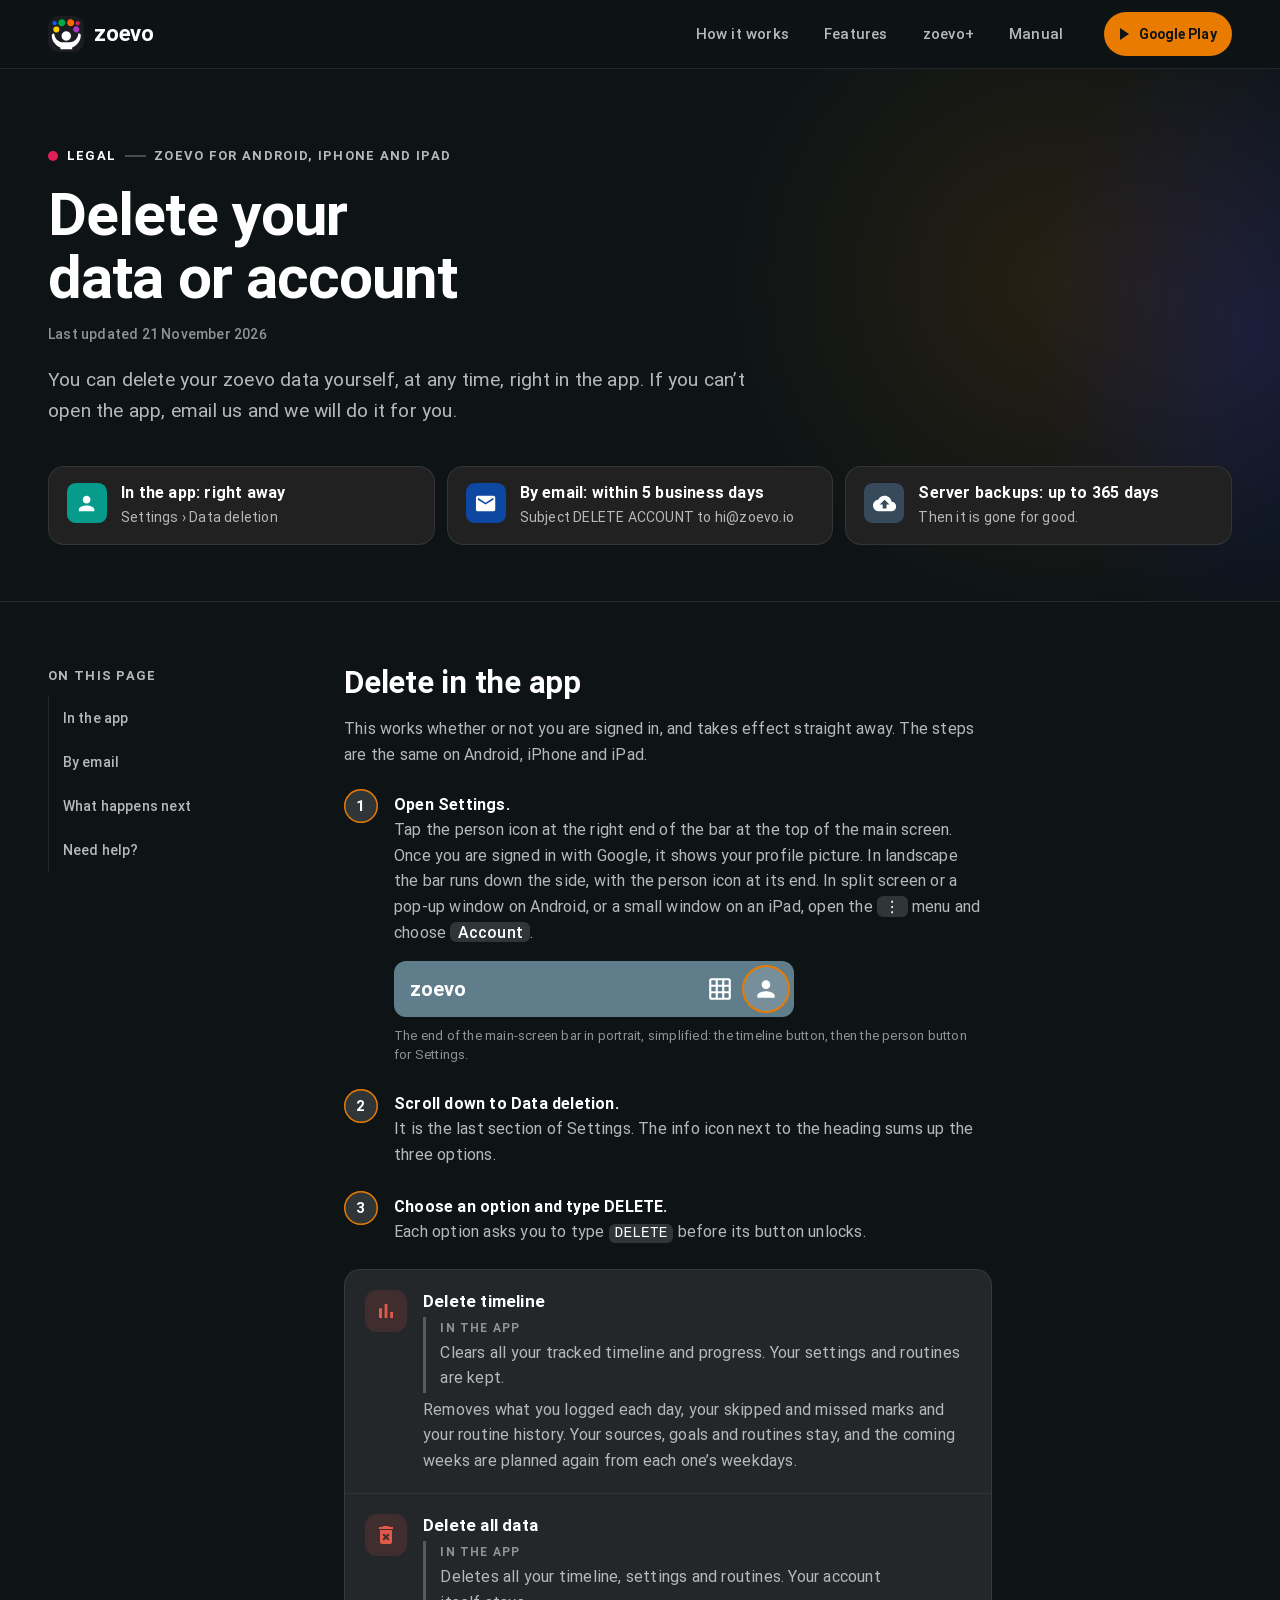
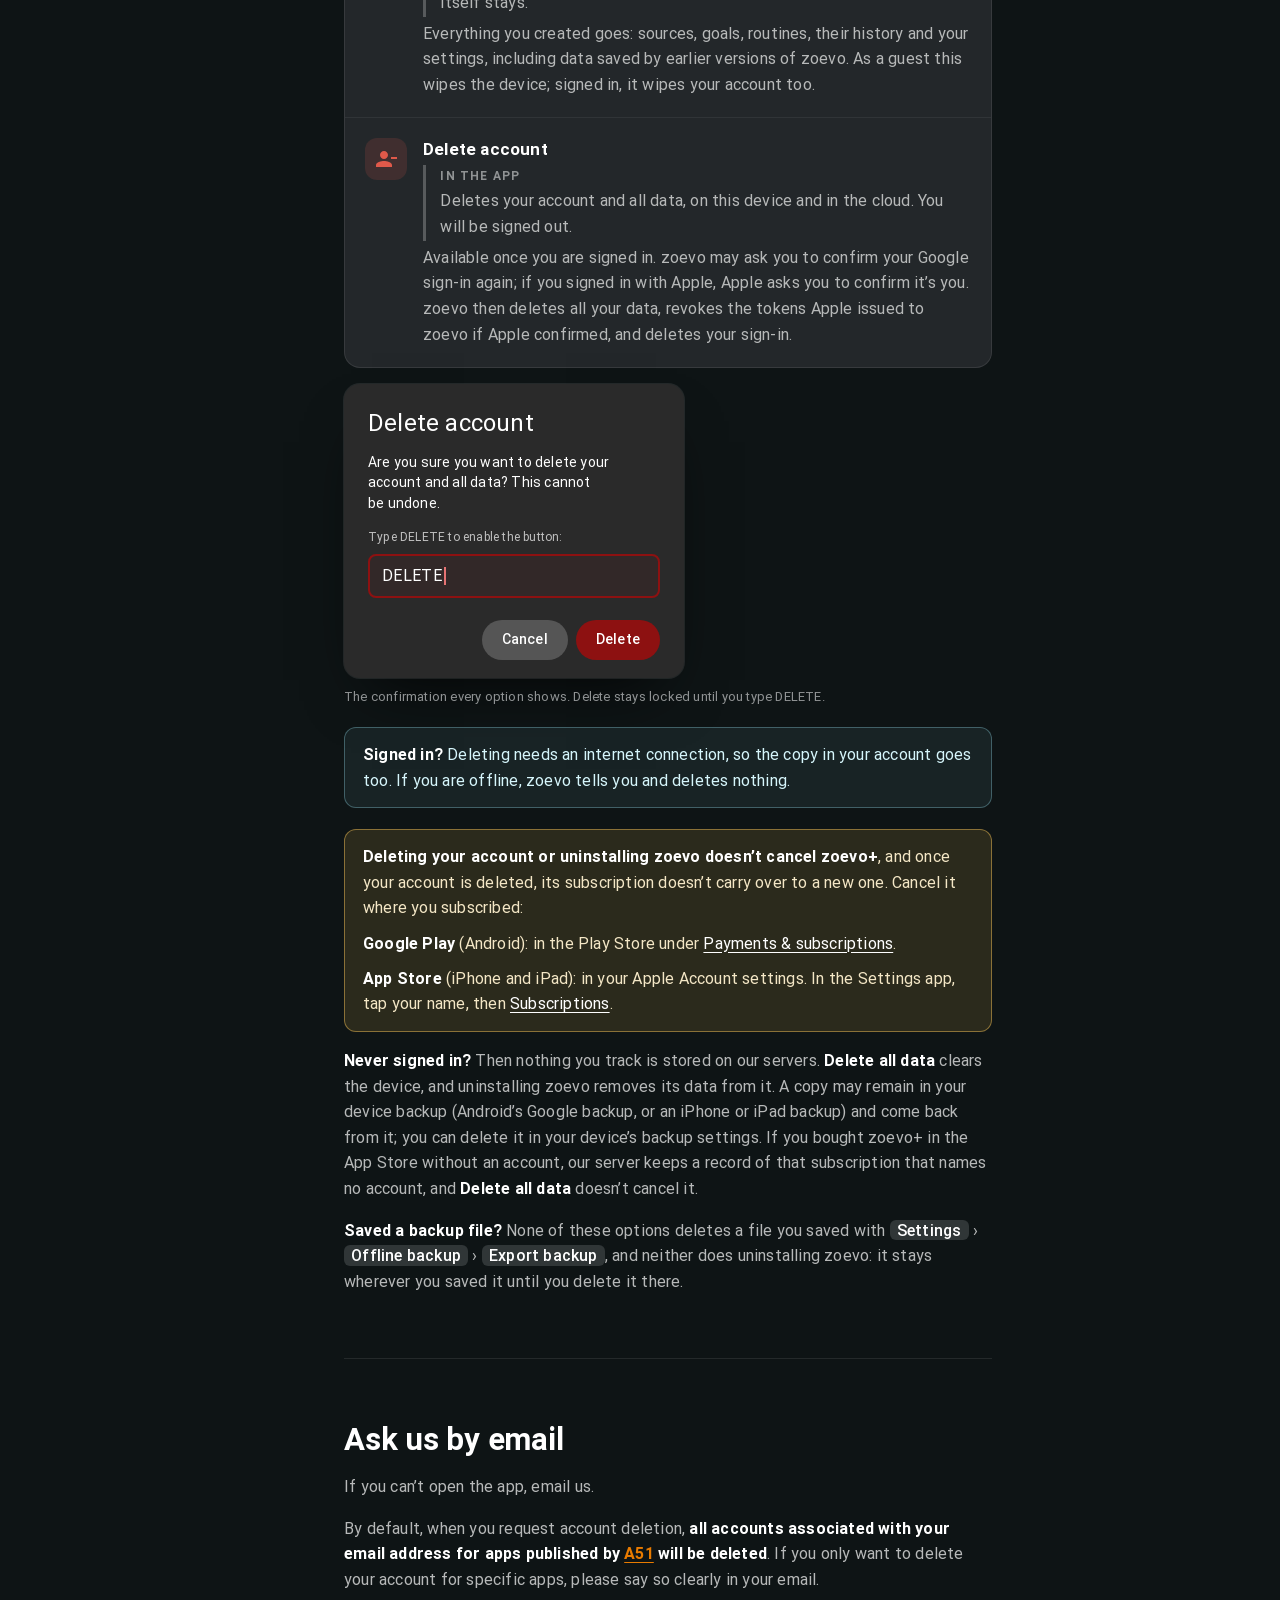
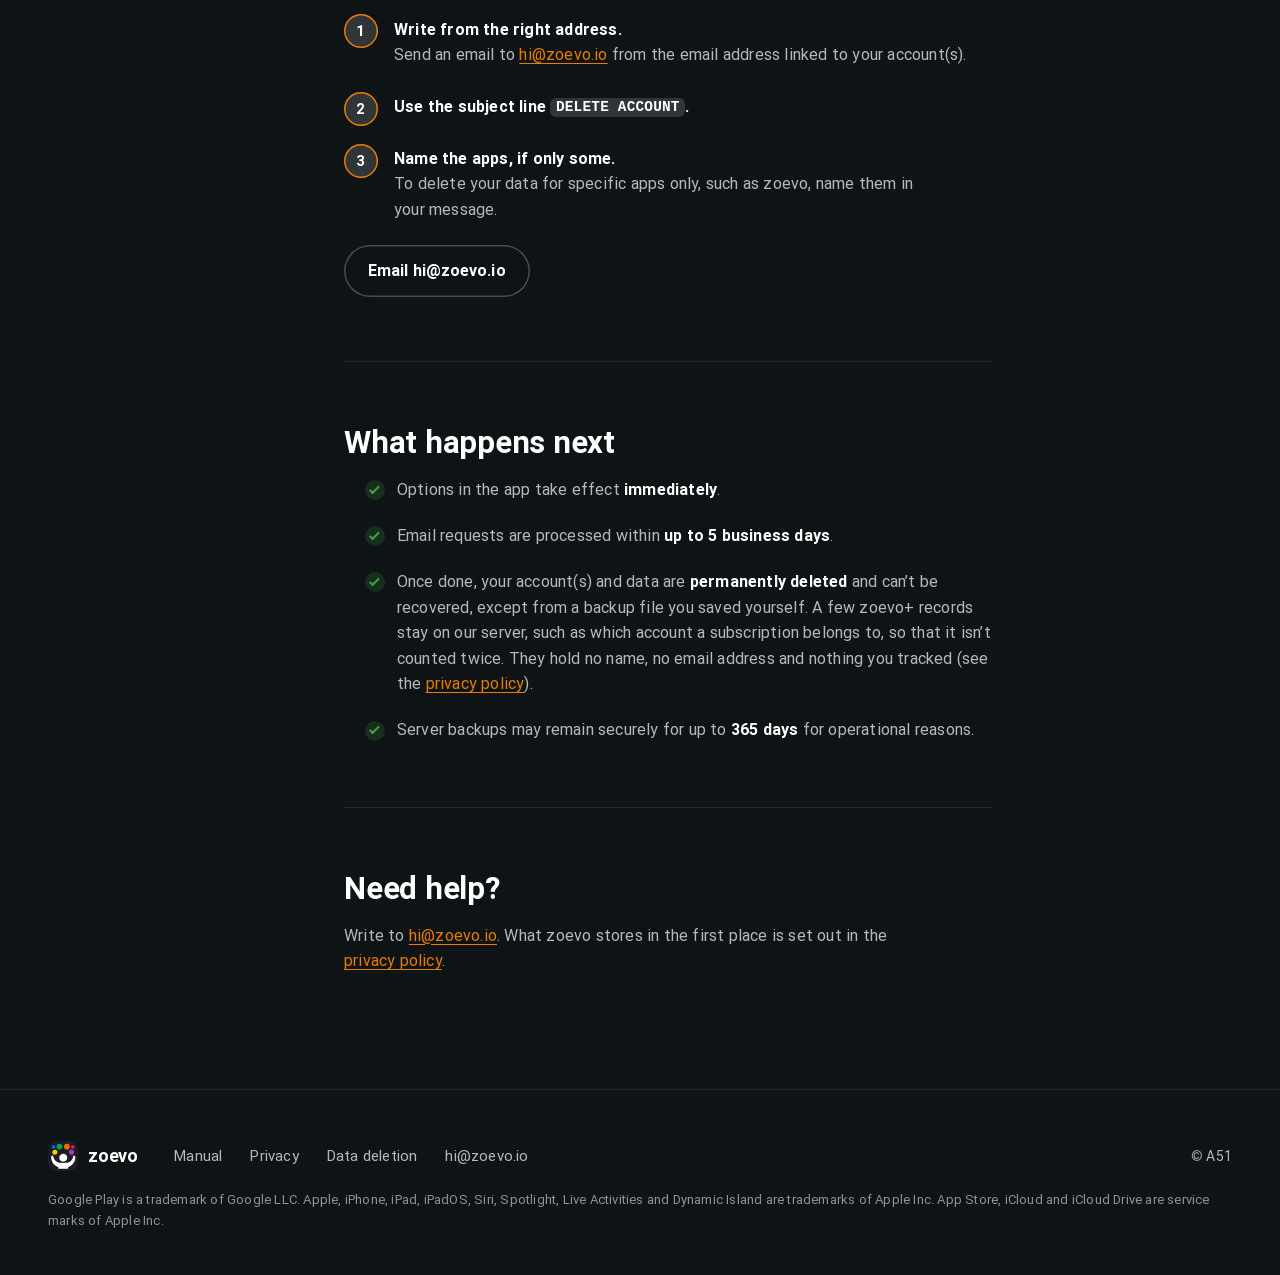
<file: data_deletion.html>
<!DOCTYPE html>
<html lang="en">
<head>
<meta charset="utf-8">
<meta http-equiv="Content-Security-Policy" content="default-src 'none'; img-src 'self'; style-src 'self'; font-src 'self'; base-uri 'none'; form-action 'none'">
<meta name="referrer" content="strict-origin-when-cross-origin">
<meta name="viewport" content="width=device-width, initial-scale=1">
<title>Delete your data or account · zoevo</title>
<meta name="description" content="How to delete your zoevo timeline, all your data or your whole account: right in the app, or by email to hi@zoevo.io.">
<meta name="theme-color" content="#0E1415">
<meta name="color-scheme" content="dark">
<link rel="canonical" href="https://zoevo.io/data_deletion.html">
<meta property="og:type" content="website">
<meta property="og:site_name" content="zoevo">
<meta property="og:title" content="Delete your data or account · zoevo">
<meta property="og:description" content="Delete your zoevo timeline, all your data or your account, right in the app or by email.">
<meta property="og:url" content="https://zoevo.io/data_deletion.html">
<meta property="og:image" content="https://zoevo.io/img/og.png">
<meta property="og:image:width" content="1200">
<meta property="og:image:height" content="630">
<meta property="og:image:alt" content="zoevo logo and tagline 'Build habits that actually stick.' between tilted zoevo habit tiles">
<meta name="twitter:card" content="summary_large_image">
<meta name="twitter:title" content="Delete your data or account · zoevo">
<meta name="twitter:description" content="Delete your zoevo timeline, all your data or your account, right in the app or by email.">
<meta name="twitter:image" content="https://zoevo.io/img/og.png">
<meta name="twitter:image:alt" content="zoevo logo and tagline 'Build habits that actually stick.' between tilted zoevo habit tiles">
<link rel="icon" href="favicon.ico" sizes="48x48">
<link rel="icon" href="logo.svg" type="image/svg+xml">
<link rel="apple-touch-icon" href="apple-touch-icon.png">
<link rel="preload" href="fonts/Roboto-Bold.woff2" as="font" type="font/woff2" crossorigin>
<link rel="stylesheet" href="css/zoevo.css">
<link rel="stylesheet" href="css/legal.css">
</head>
<body>
<a class="skip-link" href="#main">Skip to content</a>

<header class="site-header">
  <div class="wrap bar">
    <a class="brand" href="index.html"><img src="logo.svg" width="36" height="36" alt=""><span class="wordmark">zoevo</span></a>
    <nav class="nav" aria-label="Main">
      <a href="index.html#how">How it works</a>
      <a href="index.html#features">Features</a>
      <a href="index.html#plus">zoevo+</a>
      <a href="manual.html">Manual</a>
    </nav>
    <a class="btn btn-play btn-sm" href="https://play.google.com/store/apps/details?id=io.a51.zoevo"><span class="tri" aria-hidden="true"></span>Google&nbsp;Play</a>
    <!-- App Store badge: once zoevo is live there, add Apple's official black
         "Download on the App Store" badge before the Google Play pill (Apple:
         the App Store badge comes first), linked to
         https://apps.apple.com/app/id6835465962. Not a text pill: use the
         English badge from Apple's marketing resources, saved in img/ (the
         CSP loads only this site's images), at the size and clear space
         Apple's guidelines ask for. Below 760 px zoevo.css gives every
         .bar>.btn margin-left:auto: check the phone layout with both. -->
  </div>
</header>

<main id="main">

<section class="doc-head" aria-labelledby="page-title">
  <div class="wrap">
    <p class="kicker"><i class="dot d-pink"></i><span class="n">Legal</span>zoevo for Android, iPhone and iPad</p>
    <h1 id="page-title">Delete your data or account</h1>
    <p class="updated">Last updated <time datetime="2026-11-21">21 November 2026</time></p>
    <p class="lead">You can delete your zoevo data yourself, at any time, right in the app. If you can&rsquo;t open the app, email us and we will do it for you.</p>
    <ul class="glance" role="list">
      <li><span class="chip-tile c-teal"><svg class="ic" viewBox="0 0 24 24" aria-hidden="true"><path d="M12 12c2.21 0 4-1.79 4-4s-1.79-4-4-4-4 1.79-4 4 1.79 4 4 4zm0 2c-2.67 0-8 1.34-8 4v2h16v-2c0-2.66-5.33-4-8-4z"/></svg></span><span><b>In the app: right away</b><span class="t">Settings &rsaquo; Data deletion</span></span></li>
      <li><span class="chip-tile c-blue"><svg class="ic" viewBox="0 0 24 24" aria-hidden="true"><path d="M20 4H4c-1.1 0-1.99.9-1.99 2L2 18c0 1.1.9 2 2 2h16c1.1 0 2-.9 2-2V6c0-1.1-.9-2-2-2zm0 4-8 5-8-5V6l8 5 8-5v2z"/></svg></span><span><b>By email: within 5 business days</b><span class="t">Subject DELETE ACCOUNT to hi@zoevo.io</span></span></li>
      <li><span class="chip-tile c-slate"><svg class="ic" viewBox="0 0 24 24" aria-hidden="true"><path d="M19.35 10.04C18.67 6.59 15.64 4 12 4 9.11 4 6.6 5.64 5.35 8.04 2.34 8.36 0 10.91 0 14c0 3.31 2.69 6 6 6h13c2.76 0 5-2.24 5-5 0-2.64-2.05-4.78-4.65-4.96zM14 13v4h-4v-4H7l5-5 5 5h-3z"/></svg></span><span><b>Server backups: up to 365 days</b><span class="t">Then it is gone for good.</span></span></li>
    </ul>
  </div>
</section>

<div class="wrap doc">

  <nav class="toc" aria-labelledby="toc-title">
    <p class="toc-title" id="toc-title">On this page</p>
    <ol role="list">
      <li><a href="#in-app">In the app</a></li>
      <li><a href="#email">By email</a></li>
      <li><a href="#next">What happens next</a></li>
      <li><a href="#help">Need help?</a></li>
    </ol>
  </nav>

  <article class="prose legal">

    <section aria-labelledby="in-app">
      <h2 id="in-app">Delete in the app</h2>
      <p>This works whether or not you are signed in, and takes effect straight away. The steps are the same on Android, iPhone and iPad.</p>

      <ol class="steps" role="list">
        <li>
          <b class="st">Open Settings.</b>
          Tap the person icon at the right end of the bar at the top of the main screen. Once you are signed in with Google, it shows your profile picture. In landscape the bar runs down the side, with the person icon at its end. In split screen or a pop-up window on Android, or a small window on an iPad, open the <span class="ui">&#8942;</span> menu and choose <span class="ui">Account</span>.
          <figure class="fig">
            <div class="appbar-mini" aria-hidden="true">
              <span class="t">zoevo</span>
              <span class="ib"><svg viewBox="0 0 24 24"><path d="M20 2H4c-1.1 0-2 .9-2 2v16c0 1.1.9 2 2 2h16c1.1 0 2-.9 2-2V4c0-1.1-.9-2-2-2zM8 20H4v-4h4v4zm0-6H4v-4h4v4zm0-6H4V4h4v4zm6 12h-4v-4h4v4zm0-6h-4v-4h4v4zm0-6h-4V4h4v4zm6 12h-4v-4h4v4zm0-6h-4v-4h4v4zm0-6h-4V4h4v4z"/></svg></span>
              <span class="ib hl"><svg viewBox="0 0 24 24"><path d="M12 12c2.21 0 4-1.79 4-4s-1.79-4-4-4-4 1.79-4 4 1.79 4 4 4zm0 2c-2.67 0-8 1.34-8 4v2h16v-2c0-2.66-5.33-4-8-4z"/></svg></span>
            </div>
            <figcaption>The end of the main-screen bar in portrait, simplified: the timeline button, then the person button for Settings.</figcaption>
          </figure>
        </li>
        <li>
          <b class="st">Scroll down to Data deletion.</b>
          It is the last section of Settings. The info icon next to the heading sums up the three options.
        </li>
        <li>
          <b class="st">Choose an option and type DELETE.</b>
          Each option asks you to type <code>DELETE</code> before its button unlocks.
        </li>
      </ol>

      <ul class="del-card" role="list" aria-label="The three options under Data deletion">
        <li>
          <span class="del-ic" aria-hidden="true"><svg viewBox="0 0 24 24"><path d="M5 9.2h3V19H5zM10.6 5h2.8v14h-2.8zm5.6 8H19v6h-2.8z"/></svg></span>
          <h3>Delete timeline</h3>
          <p class="says"><span class="src">In the app</span>Clears all your tracked timeline and progress. Your settings and routines are kept.</p>
          <p class="more">Removes what you logged each day, your skipped and missed marks and your routine history. Your sources, goals and routines stay, and the coming weeks are planned again from each one&rsquo;s weekdays.</p>
        </li>
        <li>
          <span class="del-ic" aria-hidden="true"><svg viewBox="0 0 24 24"><path d="M6 19c0 1.1.9 2 2 2h8c1.1 0 2-.9 2-2V7H6v12zm2.46-7.12 1.41-1.41L12 12.59l2.12-2.12 1.41 1.41L13.41 14l2.12 2.12-1.41 1.41L12 15.41l-2.12 2.12-1.41-1.41L10.59 14l-2.13-2.12zM15.5 4l-1-1h-5l-1 1H5v2h14V4z"/></svg></span>
          <h3>Delete all data</h3>
          <p class="says"><span class="src">In the app</span>Deletes all your timeline, settings and routines. Your account itself stays.</p>
          <p class="more">Everything you created goes: sources, goals, routines, their history and your settings, including data saved by earlier versions of zoevo. As a guest this wipes the device; signed in, it wipes your account too.</p>
        </li>
        <li>
          <span class="del-ic" aria-hidden="true"><svg viewBox="0 0 24 24"><path d="M14 8c0-2.21-1.79-4-4-4S6 5.79 6 8s1.79 4 4 4 4-1.79 4-4zm3 2v2h6v-2h-6zM2 18v2h16v-2c0-2.66-5.33-4-8-4s-8 1.34-8 4z"/></svg></span>
          <h3>Delete account</h3>
          <p class="says"><span class="src">In the app</span>Deletes your account and all data, on this device and in the cloud. You will be signed out.</p>
          <p class="more">Available once you are signed in. zoevo may ask you to confirm your Google sign-in again; if you signed in with Apple, Apple asks you to confirm it&rsquo;s you. zoevo then deletes all your data, revokes the tokens Apple issued to zoevo if Apple confirmed, and deletes your sign-in.</p>
        </li>
      </ul>

      <figure class="fig">
        <div class="dlg" aria-hidden="true">
          <p class="dt">Delete account</p>
          <p>Are you sure you want to delete your account and all data? This cannot be undone.</p>
          <p class="dh">Type DELETE to enable the button:</p>
          <p class="field">DELETE<i class="caret"></i></p>
          <p class="acts"><span>Cancel</span><span class="del">Delete</span></p>
        </div>
        <figcaption>The confirmation every option shows. Delete stays locked until you type DELETE.</figcaption>
      </figure>

      <div class="note info">
        <p><strong>Signed in?</strong> Deleting needs an internet connection, so the copy in your account goes too. If you are offline, zoevo tells you and deletes nothing.</p>
      </div>
      <div class="note">
        <p><strong>Deleting your account or uninstalling zoevo doesn&rsquo;t cancel zoevo+</strong>, and once your account is deleted, its subscription doesn&rsquo;t carry over to a new one. Cancel it where you subscribed:</p>
        <p><strong>Google Play</strong> (Android): in the Play Store under <a href="https://play.google.com/store/account/subscriptions">Payments &amp; subscriptions</a>.</p>
        <p><strong>App Store</strong> (iPhone and iPad): in your Apple Account settings. In the Settings app, tap your name, then <a href="https://apps.apple.com/account/subscriptions">Subscriptions</a>.</p>
      </div>
      <p><strong>Never signed in?</strong> Then nothing you track is stored on our servers. <strong>Delete all data</strong> clears the device, and uninstalling zoevo removes its data from it. A copy may remain in your device backup (Android&rsquo;s Google backup, or an iPhone or iPad backup) and come back from it; you can delete it in your device&rsquo;s backup settings. If you bought zoevo+ in the App Store without an account, our server keeps a record of that subscription that names no account, and <strong>Delete all data</strong> doesn&rsquo;t cancel it.</p>
      <p><strong>Saved a backup file?</strong> None of these options deletes a file you saved with <span class="ui">Settings</span> &rsaquo; <span class="ui">Offline backup</span> &rsaquo; <span class="ui">Export backup</span>, and neither does uninstalling zoevo: it stays wherever you saved it until you delete it there.</p>
    </section>

    <section aria-labelledby="email">
      <h2 id="email">Ask us by email</h2>
      <p>If you can&rsquo;t open the app, email us.</p>
      <p>By default, when you request account deletion, <strong>all accounts associated with your email address for apps published by <a href="https://a51.io">A51</a> will be deleted</strong>. If you only want to delete your account for specific apps, please say so clearly in your email.</p>
      <ol class="steps" role="list">
        <li><b class="st">Write from the right address.</b> Send an email to <a href="mailto:hi@zoevo.io">hi@zoevo.io</a> from the email address linked to your account(s).</li>
        <li><b class="st">Use the subject line <code>DELETE ACCOUNT</code>.</b></li>
        <li><b class="st">Name the apps, if only some.</b> To delete your data for specific apps only, such as zoevo, name them in your message.</li>
      </ol>
      <p class="btn-row"><a class="btn btn-ghost" href="mailto:hi@zoevo.io?subject=DELETE%20ACCOUNT">Email hi@zoevo.io</a></p>
    </section>

    <section aria-labelledby="next">
      <h2 id="next">What happens next</h2>
      <ul class="ticks" role="list">
        <li>Options in the app take effect <strong>immediately</strong>.</li>
        <li>Email requests are processed within <strong>up to 5 business days</strong>.</li>
        <li>Once done, your account(s) and data are <strong>permanently deleted</strong> and can&rsquo;t be recovered, except from a backup file you saved yourself. A few zoevo+ records stay on our server, such as which account a subscription belongs to, so that it isn&rsquo;t counted twice. They hold no name, no email address and nothing you tracked (see the <a href="privacy.html#retention">privacy policy</a>).</li>
        <li>Server backups may remain securely for up to <strong>365 days</strong> for operational reasons.</li>
      </ul>
    </section>

    <section aria-labelledby="help">
      <h2 id="help">Need help?</h2>
      <p>Write to <a href="mailto:hi@zoevo.io">hi@zoevo.io</a>. What zoevo stores in the first place is set out in the <a href="privacy.html">privacy policy</a>.</p>
    </section>

  </article>
</div>

</main>

<footer class="site-footer">
  <div class="wrap foot">
    <a class="brand" href="index.html"><img src="logo.svg" width="30" height="30" alt=""><span class="wordmark">zoevo</span></a>
    <nav aria-label="Footer">
      <ul class="foot-links" role="list">
        <li><a href="manual.html">Manual</a></li>
        <li><a href="privacy.html">Privacy</a></li>
        <li><a href="data_deletion.html" aria-current="page">Data deletion</a></li>
        <li><a href="mailto:hi@zoevo.io">hi@zoevo.io</a></li>
      </ul>
    </nav>
    <p class="copy">© <a href="https://a51.io">A51</a></p>
    <p class="fine">Google Play is a trademark of Google LLC. Apple, iPhone, iPad, iPadOS, Siri, Spotlight, Live Activities and Dynamic Island are trademarks of Apple Inc. App Store, iCloud and iCloud Drive are service marks of Apple Inc.</p>
  </div>
</footer>

</body>
</html>
</file>
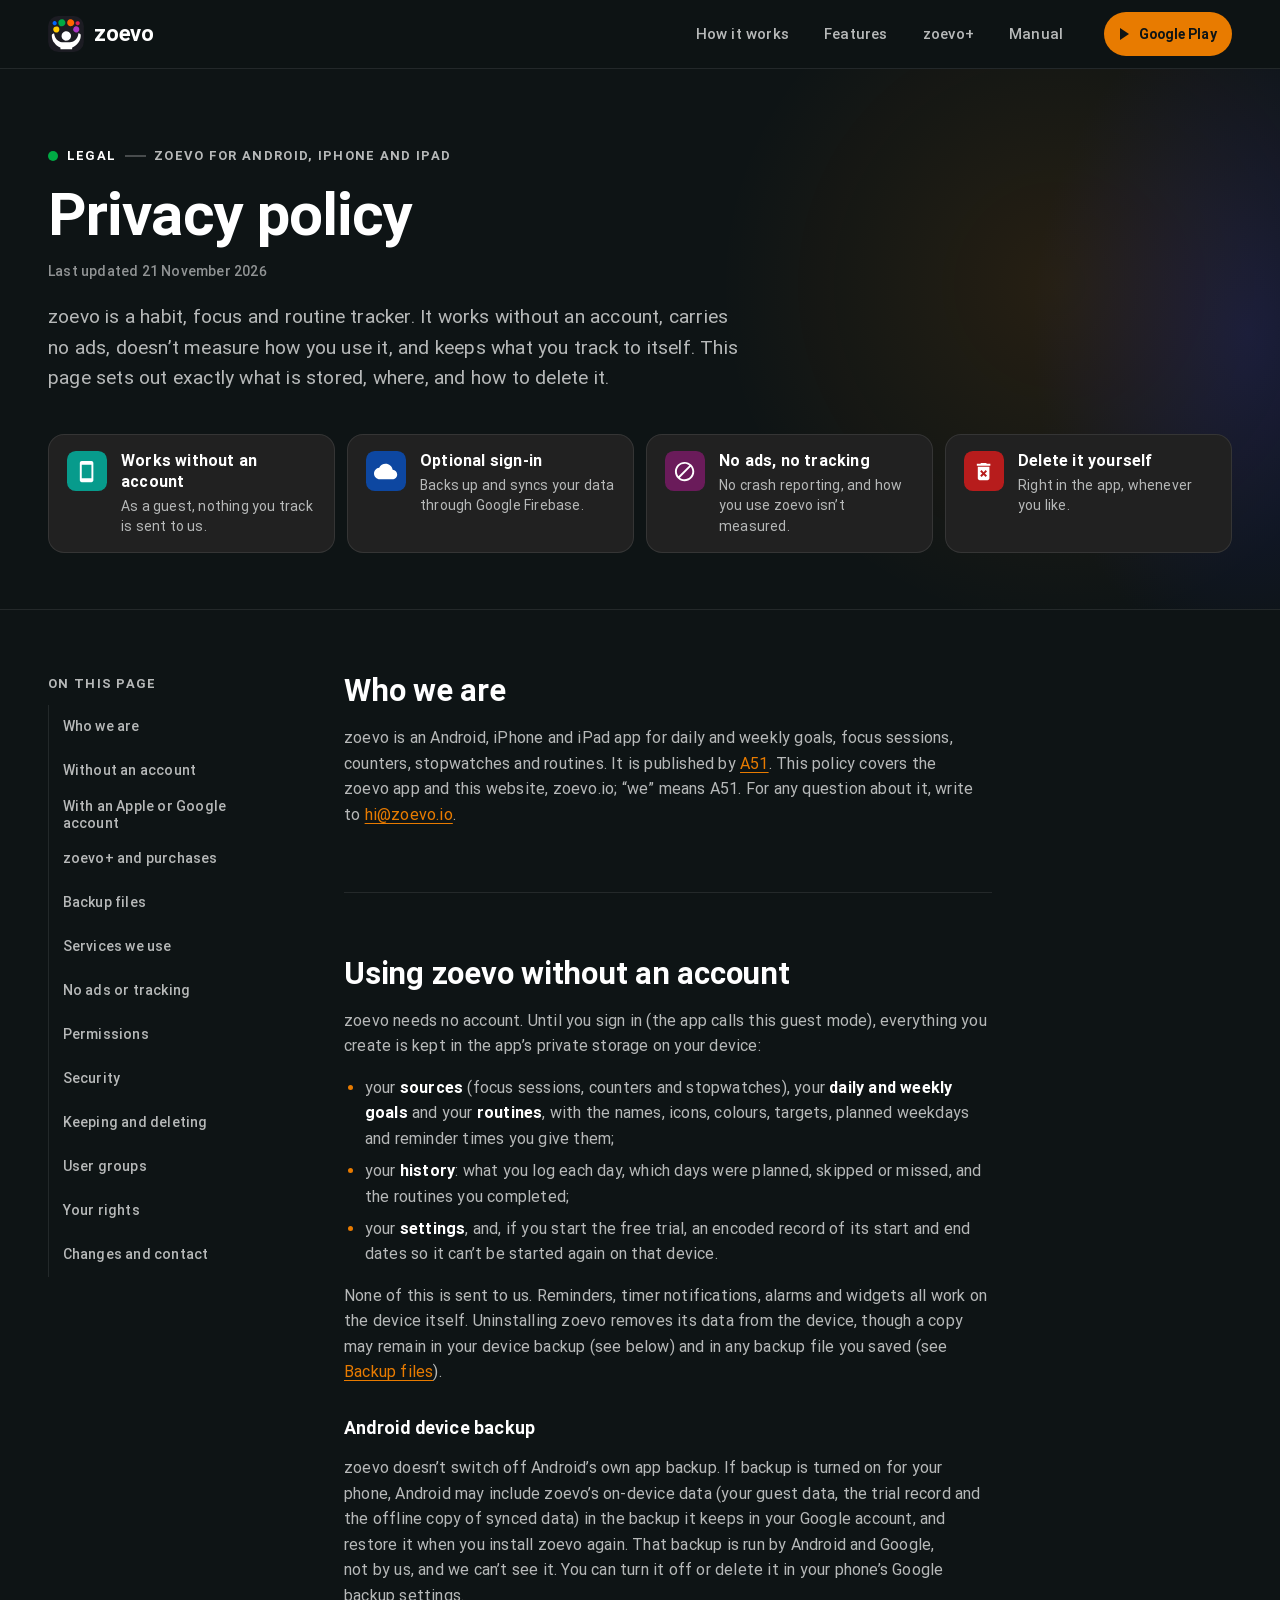
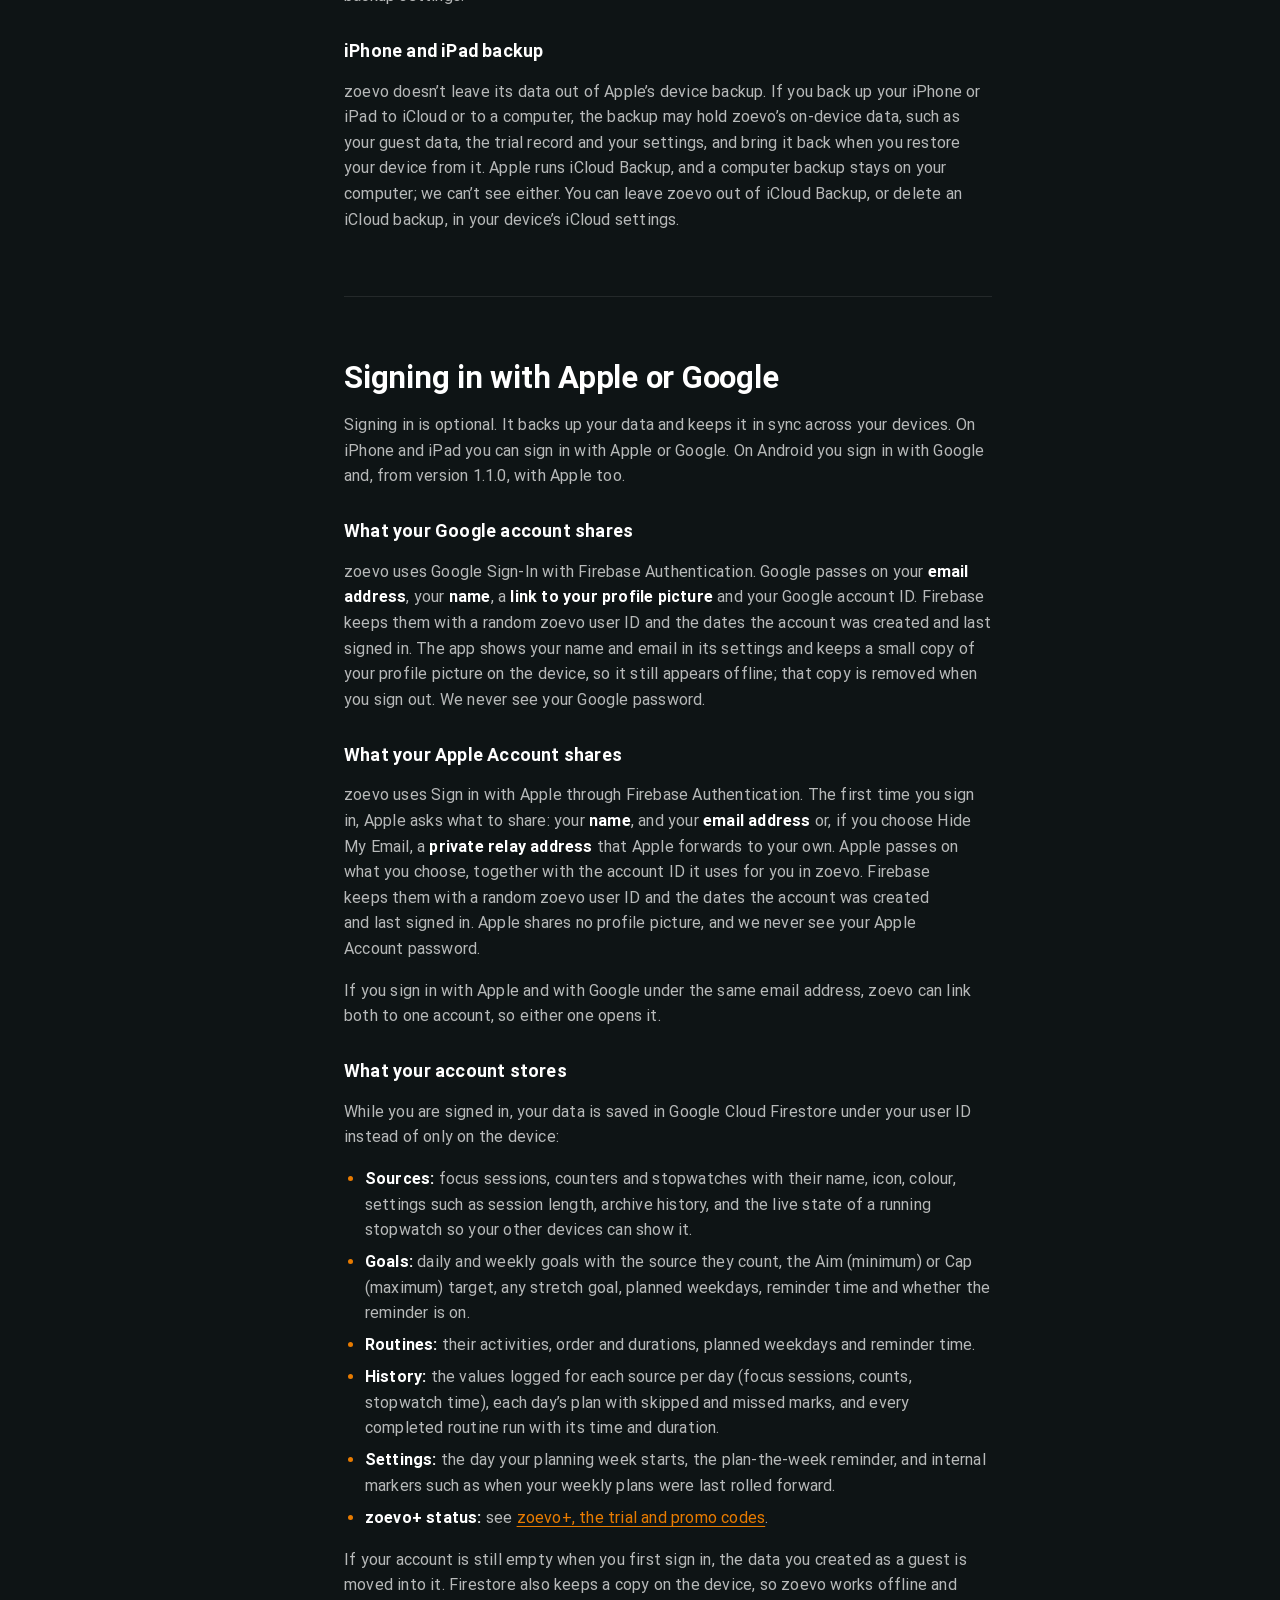
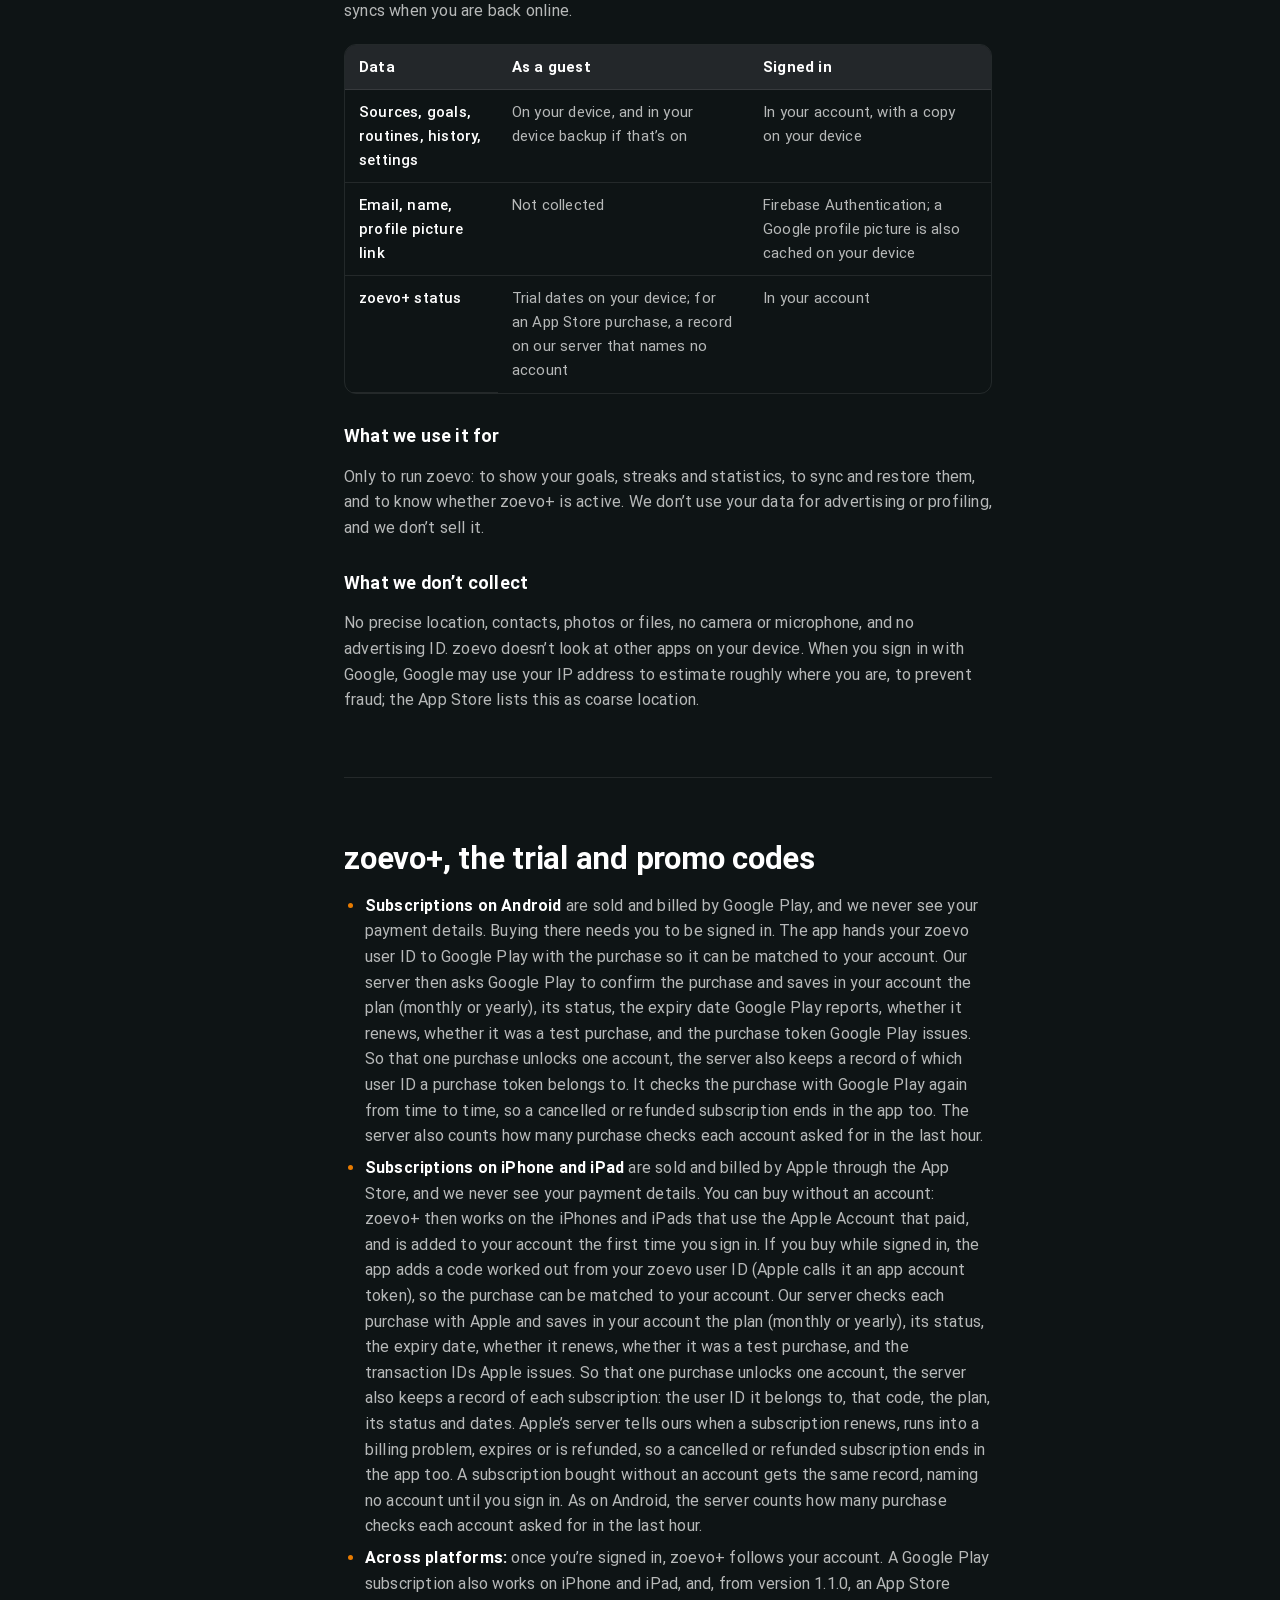
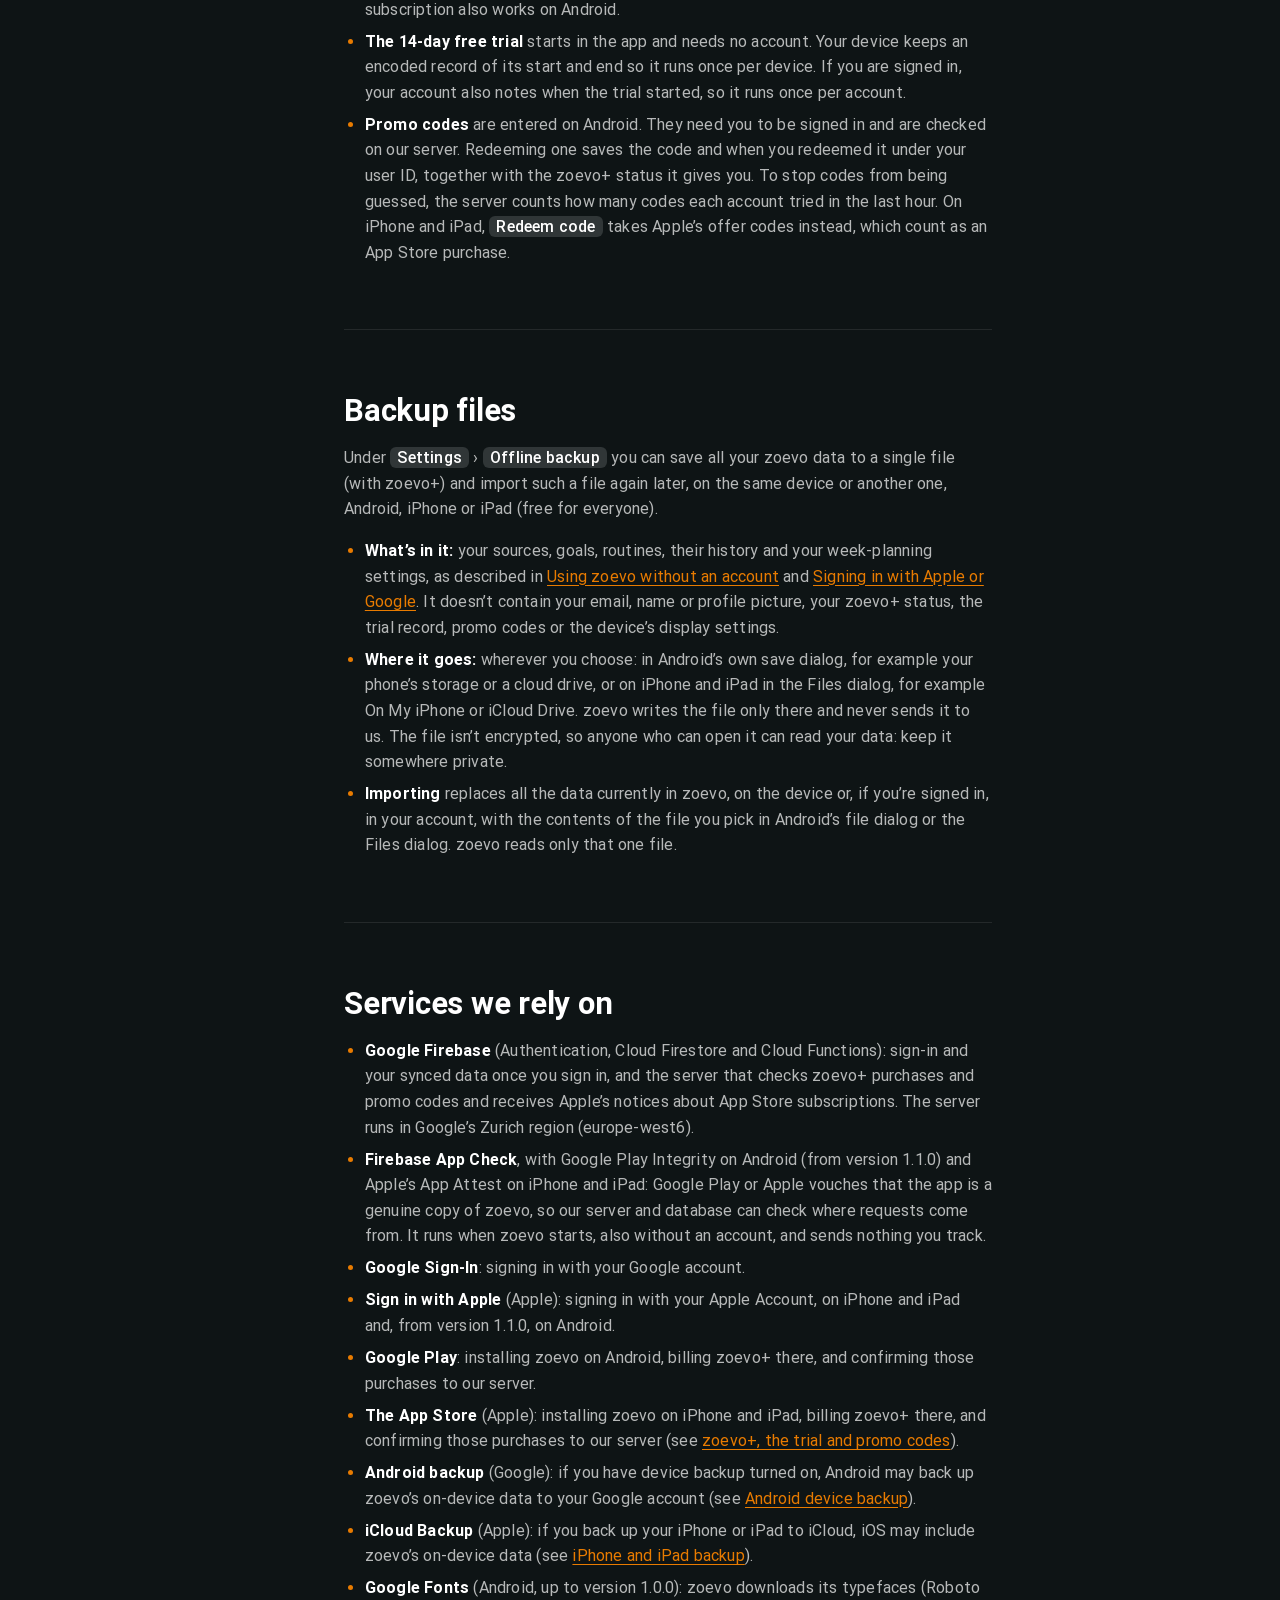
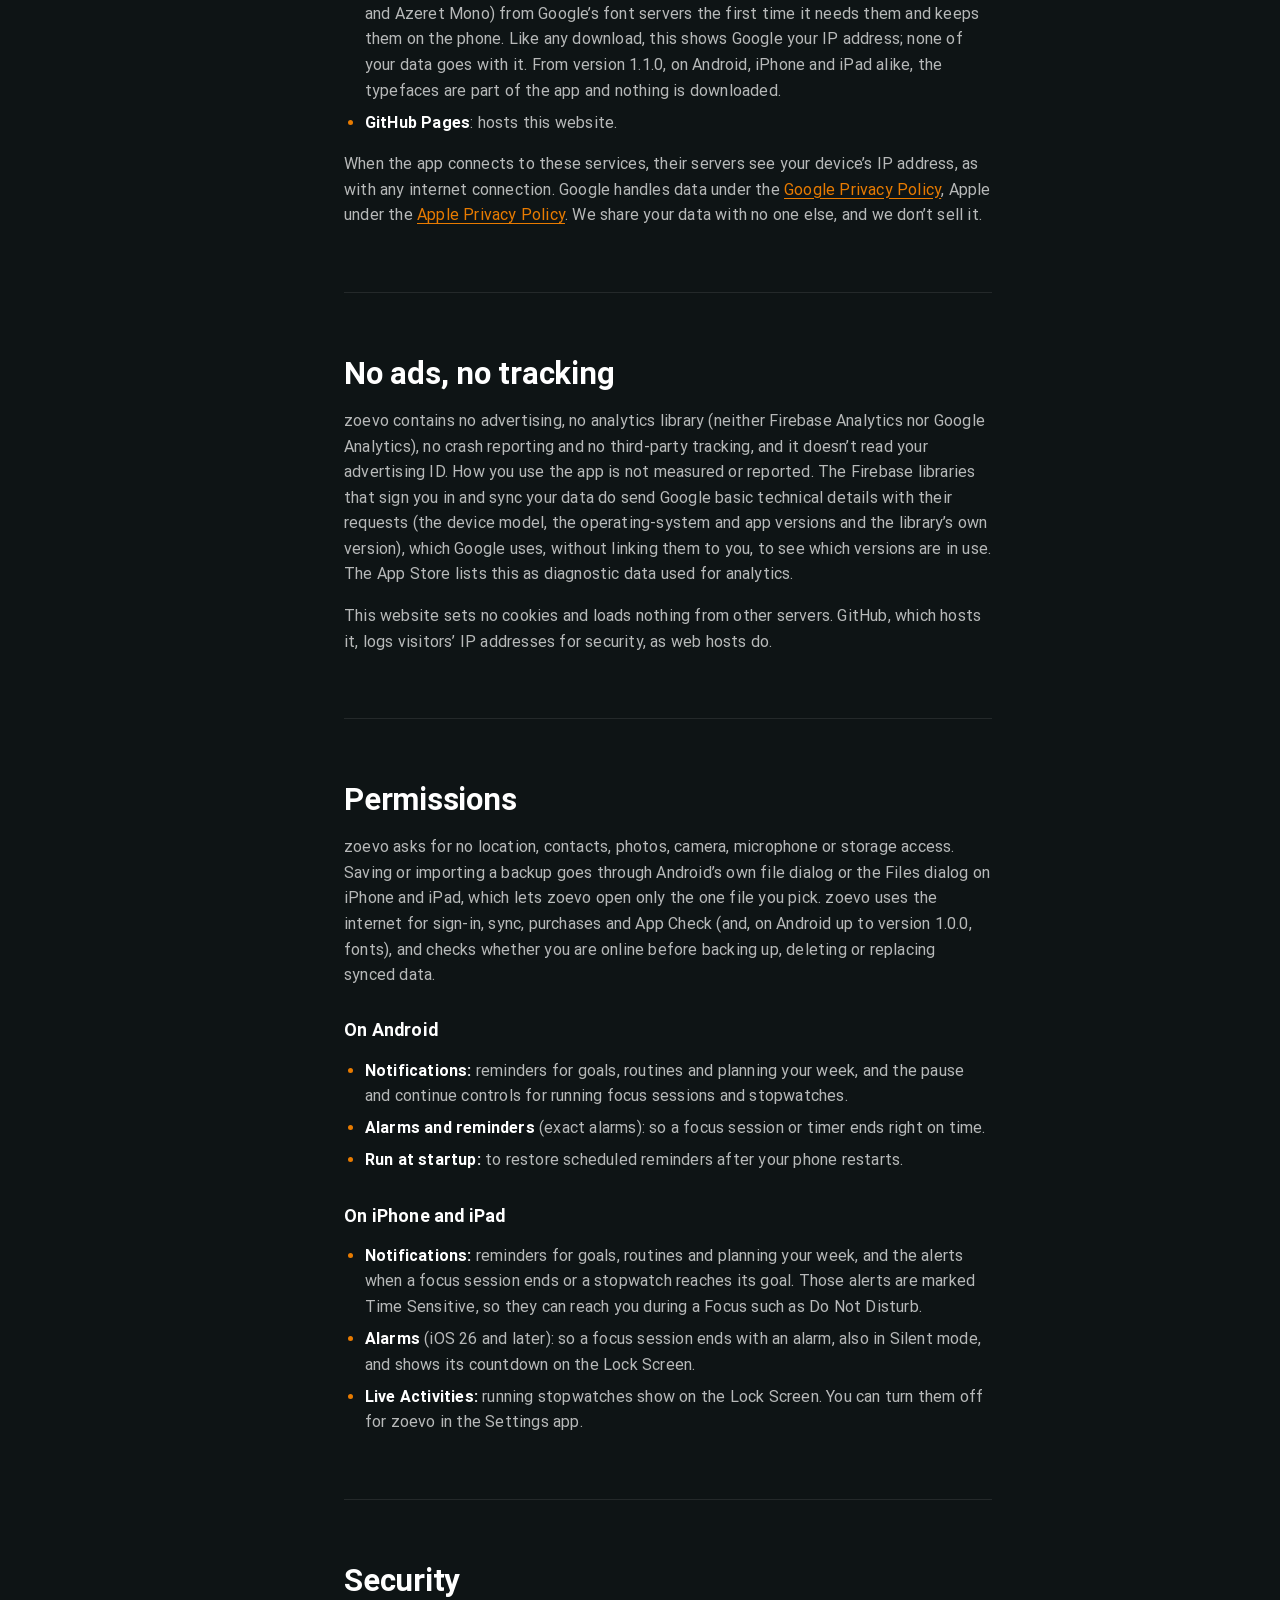
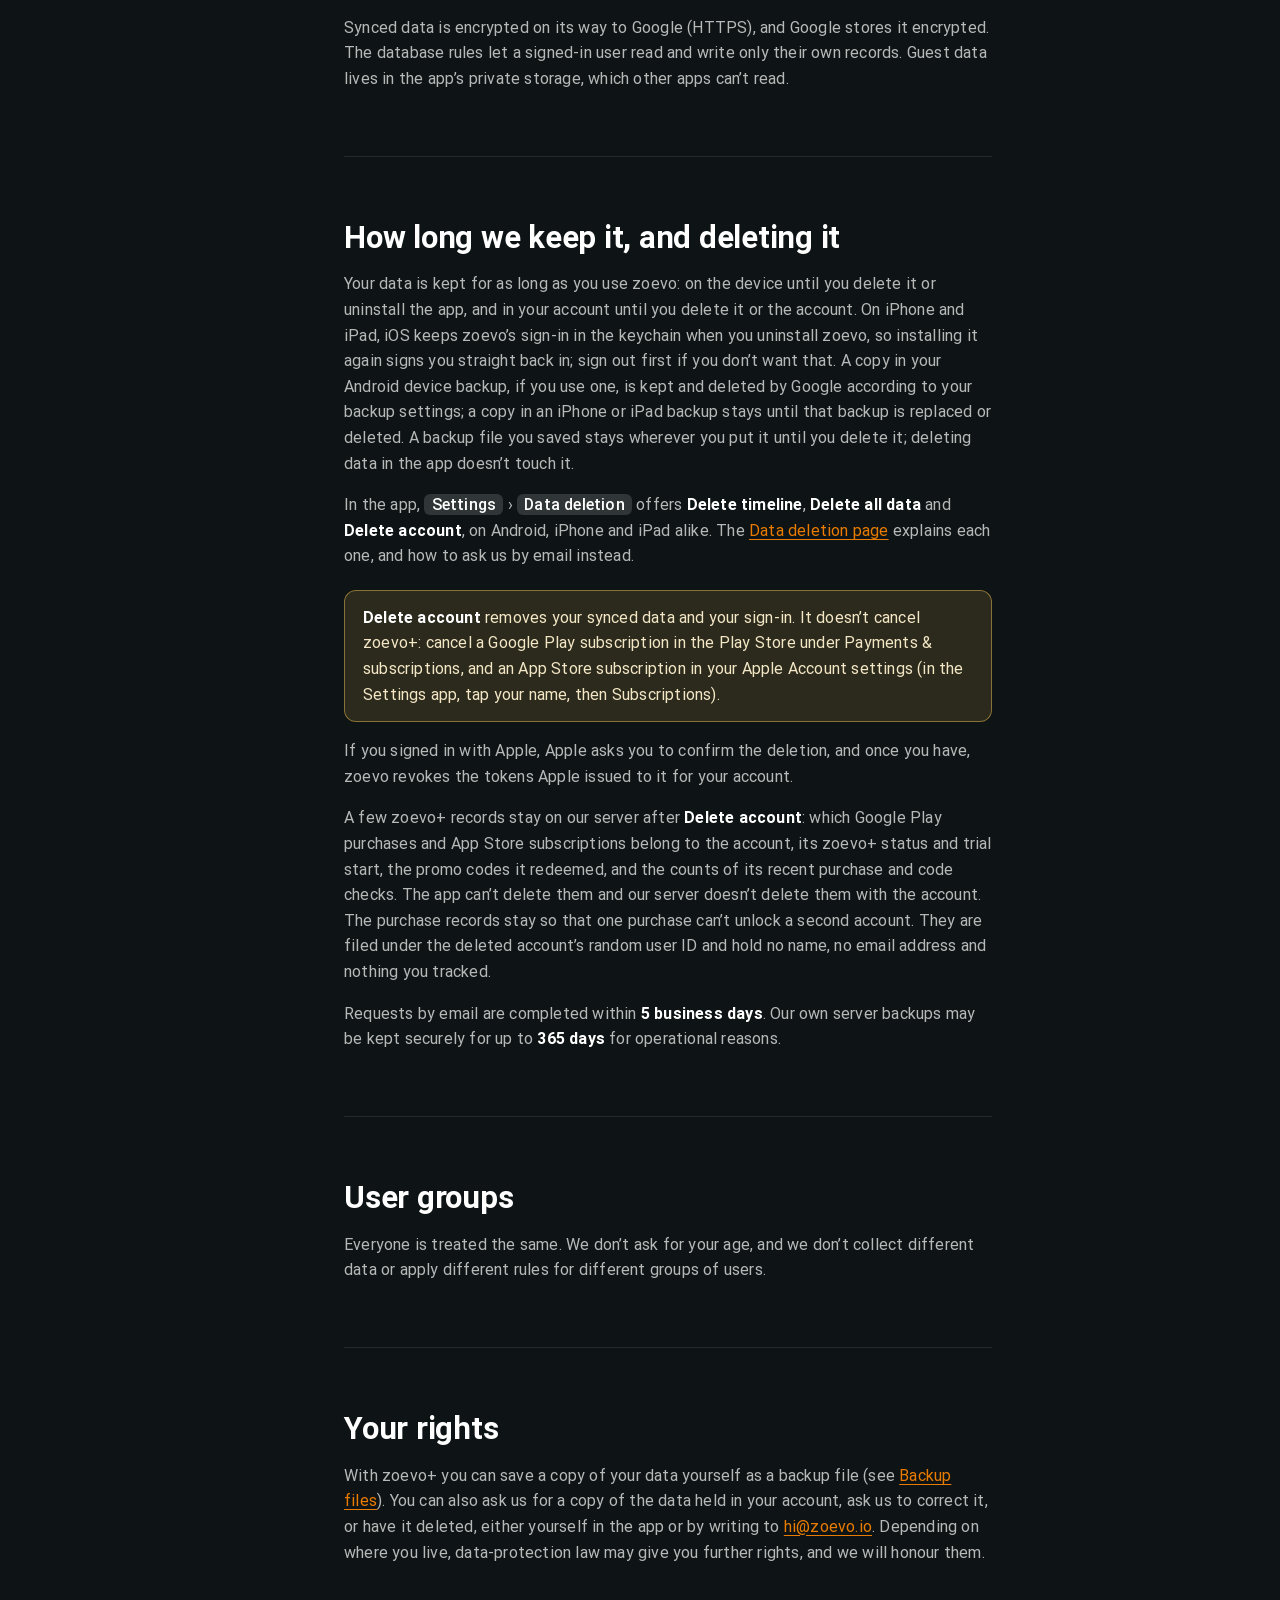
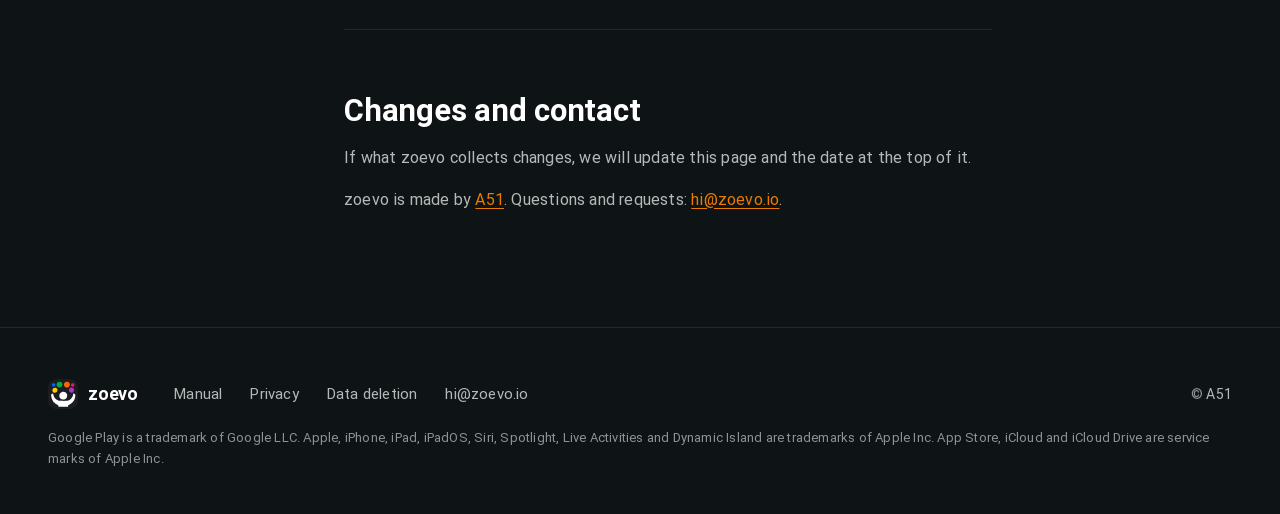
<file: privacy.html>
<!DOCTYPE html>
<html lang="en">
<head>
<meta charset="utf-8">
<meta http-equiv="Content-Security-Policy" content="default-src 'none'; img-src 'self'; style-src 'self'; font-src 'self'; base-uri 'none'; form-action 'none'">
<meta name="referrer" content="strict-origin-when-cross-origin">
<meta name="viewport" content="width=device-width, initial-scale=1">
<title>Privacy policy · zoevo</title>
<meta name="description" content="What the zoevo app stores, where it is kept, which services it relies on and how to delete it. No ads, no tracking.">
<meta name="theme-color" content="#0E1415">
<meta name="color-scheme" content="dark">
<link rel="canonical" href="https://zoevo.io/privacy.html">
<meta property="og:type" content="website">
<meta property="og:site_name" content="zoevo">
<meta property="og:title" content="Privacy policy · zoevo">
<meta property="og:description" content="What the zoevo app stores, where it is kept and how to delete it. No ads, no tracking.">
<meta property="og:url" content="https://zoevo.io/privacy.html">
<meta property="og:image" content="https://zoevo.io/img/og.png">
<meta property="og:image:width" content="1200">
<meta property="og:image:height" content="630">
<meta property="og:image:alt" content="zoevo logo and tagline 'Build habits that actually stick.' between tilted zoevo habit tiles">
<meta name="twitter:card" content="summary_large_image">
<meta name="twitter:title" content="Privacy policy · zoevo">
<meta name="twitter:description" content="What the zoevo app stores, where it is kept and how to delete it. No ads, no tracking.">
<meta name="twitter:image" content="https://zoevo.io/img/og.png">
<meta name="twitter:image:alt" content="zoevo logo and tagline 'Build habits that actually stick.' between tilted zoevo habit tiles">
<link rel="icon" href="favicon.ico" sizes="48x48">
<link rel="icon" href="logo.svg" type="image/svg+xml">
<link rel="apple-touch-icon" href="apple-touch-icon.png">
<link rel="preload" href="fonts/Roboto-Bold.woff2" as="font" type="font/woff2" crossorigin>
<link rel="stylesheet" href="css/zoevo.css">
<link rel="stylesheet" href="css/legal.css">
</head>
<body>
<a class="skip-link" href="#main">Skip to content</a>

<header class="site-header">
  <div class="wrap bar">
    <a class="brand" href="index.html"><img src="logo.svg" width="36" height="36" alt=""><span class="wordmark">zoevo</span></a>
    <nav class="nav" aria-label="Main">
      <a href="index.html#how">How it works</a>
      <a href="index.html#features">Features</a>
      <a href="index.html#plus">zoevo+</a>
      <a href="manual.html">Manual</a>
    </nav>
    <a class="btn btn-play btn-sm" href="https://play.google.com/store/apps/details?id=io.a51.zoevo"><span class="tri" aria-hidden="true"></span>Google&nbsp;Play</a>
    <!-- App Store badge: once zoevo is live there, add Apple's official black
         "Download on the App Store" badge before the Google Play pill (Apple:
         the App Store badge comes first), linked to
         https://apps.apple.com/app/id6835465962. Not a text pill: use the
         English badge from Apple's marketing resources, saved in img/ (the
         CSP loads only this site's images), at the size and clear space
         Apple's guidelines ask for. Below 760 px zoevo.css gives every
         .bar>.btn margin-left:auto: check the phone layout with both. -->
  </div>
</header>

<main id="main">

<section class="doc-head" aria-labelledby="page-title">
  <div class="wrap">
    <p class="kicker"><i class="dot d-green"></i><span class="n">Legal</span>zoevo for Android, iPhone and iPad</p>
    <h1 id="page-title">Privacy policy</h1>
    <p class="updated">Last updated <time datetime="2026-11-21">21 November 2026</time></p>
    <p class="lead">zoevo is a habit, focus and routine tracker. It works without an account, carries no ads, doesn&rsquo;t measure how you use it, and keeps what you track to itself. This page sets out exactly what is stored, where, and how to delete it.</p>
    <ul class="glance" role="list">
      <li><span class="chip-tile c-teal"><svg class="ic" viewBox="0 0 24 24" aria-hidden="true"><path d="M17 1.01 7 1c-1.1 0-2 .9-2 2v18c0 1.1.9 2 2 2h10c1.1 0 2-.9 2-2V3c0-1.1-.9-1.99-2-1.99zM17 19H7V5h10v14z"/></svg></span><span><b>Works without an account</b><span class="t">As a guest, nothing you track is sent to us.</span></span></li>
      <li><span class="chip-tile c-blue"><svg class="ic" viewBox="0 0 24 24" aria-hidden="true"><path d="M19.35 10.04C18.67 6.59 15.64 4 12 4 9.11 4 6.6 5.64 5.35 8.04 2.34 8.36 0 10.91 0 14c0 3.31 2.69 6 6 6h13c2.76 0 5-2.24 5-5 0-2.64-2.05-4.78-4.65-4.96z"/></svg></span><span><b>Optional sign-in</b><span class="t">Backs up and syncs your data through Google Firebase.</span></span></li>
      <li><span class="chip-tile c-plum"><svg class="ic" viewBox="0 0 24 24" aria-hidden="true"><path d="M12 2C6.48 2 2 6.48 2 12s4.48 10 10 10 10-4.48 10-10S17.52 2 12 2zM4 12c0-4.42 3.58-8 8-8 1.85 0 3.55.63 4.9 1.69L5.69 16.9C4.63 15.55 4 13.85 4 12zm8 8c-1.85 0-3.55-.63-4.9-1.69L18.31 7.1C19.37 8.45 20 10.15 20 12c0 4.42-3.58 8-8 8z"/></svg></span><span><b>No ads, no tracking</b><span class="t">No crash reporting, and how you use zoevo isn&rsquo;t measured.</span></span></li>
      <li><span class="chip-tile c-red"><svg class="ic" viewBox="0 0 24 24" aria-hidden="true"><path d="M6 19c0 1.1.9 2 2 2h8c1.1 0 2-.9 2-2V7H6v12zm2.46-7.12 1.41-1.41L12 12.59l2.12-2.12 1.41 1.41L13.41 14l2.12 2.12-1.41 1.41L12 15.41l-2.12 2.12-1.41-1.41L10.59 14l-2.13-2.12zM15.5 4l-1-1h-5l-1 1H5v2h14V4z"/></svg></span><span><b>Delete it yourself</b><span class="t">Right in the app, whenever you like.</span></span></li>
    </ul>
  </div>
</section>

<div class="wrap doc">

  <nav class="toc" aria-labelledby="toc-title">
    <p class="toc-title" id="toc-title">On this page</p>
    <ol role="list">
      <li><a href="#who">Who we are</a></li>
      <li><a href="#guest">Without an account</a></li>
      <li><a href="#account">With an Apple or Google account</a></li>
      <li><a href="#plus">zoevo+ and purchases</a></li>
      <li><a href="#backup">Backup files</a></li>
      <li><a href="#services">Services we use</a></li>
      <li><a href="#tracking">No ads or tracking</a></li>
      <li><a href="#permissions">Permissions</a></li>
      <li><a href="#security">Security</a></li>
      <li><a href="#retention">Keeping and deleting</a></li>
      <li><a href="#groups">User groups</a></li>
      <li><a href="#rights">Your rights</a></li>
      <li><a href="#contact">Changes and contact</a></li>
    </ol>
  </nav>

  <article class="prose legal">

    <section aria-labelledby="who">
      <h2 id="who">Who we are</h2>
      <p>zoevo is an Android, iPhone and iPad app for daily and weekly goals, focus sessions, counters, stopwatches and routines. It is published by <a href="https://a51.io">A51</a>. This policy covers the zoevo app and this website, zoevo.io; &ldquo;we&rdquo; means A51. For any question about it, write to <a href="mailto:hi@zoevo.io">hi@zoevo.io</a>.</p>
    </section>

    <section aria-labelledby="guest">
      <h2 id="guest">Using zoevo without an account</h2>
      <p>zoevo needs no account. Until you sign in (the app calls this guest mode), everything you create is kept in the app&rsquo;s private storage on your device:</p>
      <ul>
        <li>your <strong>sources</strong> (focus sessions, counters and stopwatches), your <strong>daily and weekly goals</strong> and your <strong>routines</strong>, with the names, icons, colours, targets, planned weekdays and reminder times you give them;</li>
        <li>your <strong>history</strong>: what you log each day, which days were planned, skipped or missed, and the routines you completed;</li>
        <li>your <strong>settings</strong>, and, if you start the free trial, an encoded record of its start and end dates so it can&rsquo;t be started again on that device.</li>
      </ul>
      <p>None of this is sent to us. Reminders, timer notifications, alarms and widgets all work on the device itself. Uninstalling zoevo removes its data from the device, though a copy may remain in your device backup (see below) and in any backup file you saved (see <a href="#backup">Backup files</a>).</p>

      <h3 id="device-backup">Android device backup</h3>
      <p>zoevo doesn&rsquo;t switch off Android&rsquo;s own app backup. If backup is turned on for your phone, Android may include zoevo&rsquo;s on-device data (your guest data, the trial record and the offline copy of synced data) in the backup it keeps in your Google account, and restore it when you install zoevo again. That backup is run by Android and Google, not by us, and we can&rsquo;t see it. You can turn it off or delete it in your phone&rsquo;s Google backup settings.</p>

      <h3 id="ios-backup">iPhone and iPad backup</h3>
      <p>zoevo doesn&rsquo;t leave its data out of Apple&rsquo;s device backup. If you back up your iPhone or iPad to iCloud or to a computer, the backup may hold zoevo&rsquo;s on-device data, such as your guest data, the trial record and your settings, and bring it back when you restore your device from it. Apple runs iCloud Backup, and a computer backup stays on your computer; we can&rsquo;t see either. You can leave zoevo out of iCloud Backup, or delete an iCloud backup, in your device&rsquo;s iCloud settings.</p>
    </section>

    <section aria-labelledby="account">
      <h2 id="account">Signing in with Apple or Google</h2>
      <p>Signing in is optional. It backs up your data and keeps it in sync across your devices. On iPhone and iPad you can sign in with Apple or Google. On Android you sign in with Google and, from version 1.1.0, with Apple too.</p>

      <h3>What your Google account shares</h3>
      <p>zoevo uses Google Sign-In with Firebase Authentication. Google passes on your <strong>email address</strong>, your <strong>name</strong>, a <strong>link to your profile picture</strong> and your Google account ID. Firebase keeps them with a random zoevo user ID and the dates the account was created and last signed in. The app shows your name and email in its settings and keeps a small copy of your profile picture on the device, so it still appears offline; that copy is removed when you sign out. We never see your Google password.</p>

      <h3>What your Apple Account shares</h3>
      <p>zoevo uses Sign in with Apple through Firebase Authentication. The first time you sign in, Apple asks what to share: your <strong>name</strong>, and your <strong>email address</strong> or, if you choose Hide My Email, a <strong>private relay address</strong> that Apple forwards to your own. Apple passes on what you choose, together with the account ID it uses for you in zoevo. Firebase keeps them with a random zoevo user ID and the dates the account was created and last signed in. Apple shares no profile picture, and we never see your Apple Account password.</p>
      <p>If you sign in with Apple and with Google under the same email address, zoevo can link both to one account, so either one opens it.</p>

      <h3>What your account stores</h3>
      <p>While you are signed in, your data is saved in Google Cloud Firestore under your user ID instead of only on the device:</p>
      <ul>
        <li><strong>Sources:</strong> focus sessions, counters and stopwatches with their name, icon, colour, settings such as session length, archive history, and the live state of a running stopwatch so your other devices can show it.</li>
        <li><strong>Goals:</strong> daily and weekly goals with the source they count, the Aim (minimum) or Cap (maximum) target, any stretch goal, planned weekdays, reminder time and whether the reminder is on.</li>
        <li><strong>Routines:</strong> their activities, order and durations, planned weekdays and reminder time.</li>
        <li><strong>History:</strong> the values logged for each source per day (focus sessions, counts, stopwatch time), each day&rsquo;s plan with skipped and missed marks, and every completed routine run with its time and duration.</li>
        <li><strong>Settings:</strong> the day your planning week starts, the plan-the-week reminder, and internal markers such as when your weekly plans were last rolled forward.</li>
        <li><strong>zoevo+ status:</strong> see <a href="#plus">zoevo+, the trial and promo codes</a>.</li>
      </ul>
      <p>If your account is still empty when you first sign in, the data you created as a guest is moved into it. Firestore also keeps a copy on the device, so zoevo works offline and syncs when you are back online.</p>

      <div class="table-wrap">
        <!-- explicit ARIA roles: below 600px the rows restack as cards (display:block), which would otherwise drop the table semantics -->
        <table class="table" role="table">
          <caption class="sr-only">Where your data is kept</caption>
          <thead role="rowgroup">
            <tr role="row"><th scope="col" role="columnheader">Data</th><th scope="col" role="columnheader">As a guest</th><th scope="col" role="columnheader">Signed in</th></tr>
          </thead>
          <tbody role="rowgroup">
            <tr role="row"><th scope="row" role="rowheader">Sources, goals, routines, history, settings</th><td role="cell" data-label="As a guest">On your device, and in your device backup if that&rsquo;s on</td><td role="cell" data-label="Signed in">In your account, with a copy on your device</td></tr>
            <tr role="row"><th scope="row" role="rowheader">Email, name, profile picture link</th><td role="cell" data-label="As a guest">Not collected</td><td role="cell" data-label="Signed in">Firebase Authentication; a Google profile picture is also cached on your device</td></tr>
            <tr role="row"><th scope="row" role="rowheader">zoevo+ status</th><td role="cell" data-label="As a guest">Trial dates on your device; for an App Store purchase, a record on our server that names no account</td><td role="cell" data-label="Signed in">In your account</td></tr>
          </tbody>
        </table>
      </div>

      <h3>What we use it for</h3>
      <p>Only to run zoevo: to show your goals, streaks and statistics, to sync and restore them, and to know whether zoevo+ is active. We don&rsquo;t use your data for advertising or profiling, and we don&rsquo;t sell it.</p>

      <h3>What we don&rsquo;t collect</h3>
      <p>No precise location, contacts, photos or files, no camera or microphone, and no advertising ID. zoevo doesn&rsquo;t look at other apps on your device. When you sign in with Google, Google may use your IP address to estimate roughly where you are, to prevent fraud; the App Store lists this as coarse location.</p>
    </section>

    <section aria-labelledby="plus">
      <h2 id="plus">zoevo+, the trial and promo codes</h2>
      <ul>
        <li><strong>Subscriptions on Android</strong> are sold and billed by Google Play, and we never see your payment details. Buying there needs you to be signed in. The app hands your zoevo user ID to Google Play with the purchase so it can be matched to your account. Our server then asks Google Play to confirm the purchase and saves in your account the plan (monthly or yearly), its status, the expiry date Google Play reports, whether it renews, whether it was a test purchase, and the purchase token Google Play issues. So that one purchase unlocks one account, the server also keeps a record of which user ID a purchase token belongs to. It checks the purchase with Google Play again from time to time, so a cancelled or refunded subscription ends in the app too. The server also counts how many purchase checks each account asked for in the last hour.</li>
        <li><strong>Subscriptions on iPhone and iPad</strong> are sold and billed by Apple through the App Store, and we never see your payment details. You can buy without an account: zoevo+ then works on the iPhones and iPads that use the Apple Account that paid, and is added to your account the first time you sign in. If you buy while signed in, the app adds a code worked out from your zoevo user ID (Apple calls it an app account token), so the purchase can be matched to your account. Our server checks each purchase with Apple and saves in your account the plan (monthly or yearly), its status, the expiry date, whether it renews, whether it was a test purchase, and the transaction IDs Apple issues. So that one purchase unlocks one account, the server also keeps a record of each subscription: the user ID it belongs to, that code, the plan, its status and dates. Apple&rsquo;s server tells ours when a subscription renews, runs into a billing problem, expires or is refunded, so a cancelled or refunded subscription ends in the app too. A subscription bought without an account gets the same record, naming no account until you sign in. As on Android, the server counts how many purchase checks each account asked for in the last hour.</li>
        <li><strong>Across platforms:</strong> once you&rsquo;re signed in, zoevo+ follows your account. A Google Play subscription also works on iPhone and iPad, and, from version 1.1.0, an App Store subscription also works on Android.</li>
        <li><strong>The 14-day free trial</strong> starts in the app and needs no account. Your device keeps an encoded record of its start and end so it runs once per device. If you are signed in, your account also notes when the trial started, so it runs once per account.</li>
        <li><strong>Promo codes</strong> are entered on Android. They need you to be signed in and are checked on our server. Redeeming one saves the code and when you redeemed it under your user ID, together with the zoevo+ status it gives you. To stop codes from being guessed, the server counts how many codes each account tried in the last hour. On iPhone and iPad, <span class="ui">Redeem code</span> takes Apple&rsquo;s offer codes instead, which count as an App Store purchase.</li>
      </ul>
    </section>

    <section aria-labelledby="backup">
      <h2 id="backup">Backup files</h2>
      <p>Under <span class="ui">Settings</span> &rsaquo; <span class="ui">Offline backup</span> you can save all your zoevo data to a single file (with zoevo+) and import such a file again later, on the same device or another one, Android, iPhone or iPad (free for everyone).</p>
      <ul>
        <li><strong>What&rsquo;s in it:</strong> your sources, goals, routines, their history and your week-planning settings, as described in <a href="#guest">Using zoevo without an account</a> and <a href="#account">Signing in with Apple or Google</a>. It doesn&rsquo;t contain your email, name or profile picture, your zoevo+ status, the trial record, promo codes or the device&rsquo;s display settings.</li>
        <li><strong>Where it goes:</strong> wherever you choose: in Android&rsquo;s own save dialog, for example your phone&rsquo;s storage or a cloud drive, or on iPhone and iPad in the Files dialog, for example On My iPhone or iCloud Drive. zoevo writes the file only there and never sends it to us. The file isn&rsquo;t encrypted, so anyone who can open it can read your data: keep it somewhere private.</li>
        <li><strong>Importing</strong> replaces all the data currently in zoevo, on the device or, if you&rsquo;re signed in, in your account, with the contents of the file you pick in Android&rsquo;s file dialog or the Files dialog. zoevo reads only that one file.</li>
      </ul>
    </section>

    <section aria-labelledby="services">
      <h2 id="services">Services we rely on</h2>
      <ul>
        <li><strong>Google Firebase</strong> (Authentication, Cloud Firestore and Cloud Functions): sign-in and your synced data once you sign in, and the server that checks zoevo+ purchases and promo codes and receives Apple&rsquo;s notices about App Store subscriptions. The server runs in Google&rsquo;s Zurich region (europe-west6).</li>
        <li><strong>Firebase App Check</strong>, with Google Play Integrity on Android (from version 1.1.0) and Apple&rsquo;s App Attest on iPhone and iPad: Google Play or Apple vouches that the app is a genuine copy of zoevo, so our server and database can check where requests come from. It runs when zoevo starts, also without an account, and sends nothing you track.</li>
        <li><strong>Google Sign-In</strong>: signing in with your Google account.</li>
        <li><strong>Sign in with Apple</strong> (Apple): signing in with your Apple Account, on iPhone and iPad and, from version 1.1.0, on Android.</li>
        <li><strong>Google Play</strong>: installing zoevo on Android, billing zoevo+ there, and confirming those purchases to our server.</li>
        <li><strong>The App Store</strong> (Apple): installing zoevo on iPhone and iPad, billing zoevo+ there, and confirming those purchases to our server (see <a href="#plus">zoevo+, the trial and promo codes</a>).</li>
        <li><strong>Android backup</strong> (Google): if you have device backup turned on, Android may back up zoevo&rsquo;s on-device data to your Google account (see <a href="#device-backup">Android device backup</a>).</li>
        <li><strong>iCloud Backup</strong> (Apple): if you back up your iPhone or iPad to iCloud, iOS may include zoevo&rsquo;s on-device data (see <a href="#ios-backup">iPhone and iPad backup</a>).</li>
        <li><strong>Google Fonts</strong> (Android, up to version 1.0.0): zoevo downloads its typefaces (Roboto and Azeret Mono) from Google&rsquo;s font servers the first time it needs them and keeps them on the phone. Like any download, this shows Google your IP address; none of your data goes with it. From version 1.1.0, on Android, iPhone and iPad alike, the typefaces are part of the app and nothing is downloaded.</li>
        <li><strong>GitHub Pages</strong>: hosts this website.</li>
      </ul>
      <p>When the app connects to these services, their servers see your device&rsquo;s IP address, as with any internet connection. Google handles data under the <a href="https://policies.google.com/privacy">Google Privacy Policy</a>, Apple under the <a href="https://www.apple.com/legal/privacy/">Apple Privacy Policy</a>. We share your data with no one else, and we don&rsquo;t sell it.</p>
    </section>

    <section aria-labelledby="tracking">
      <h2 id="tracking">No ads, no tracking</h2>
      <p>zoevo contains no advertising, no analytics library (neither Firebase Analytics nor Google Analytics), no crash reporting and no third-party tracking, and it doesn&rsquo;t read your advertising ID. How you use the app is not measured or reported. The Firebase libraries that sign you in and sync your data do send Google basic technical details with their requests (the device model, the operating-system and app versions and the library&rsquo;s own version), which Google uses, without linking them to you, to see which versions are in use. The App Store lists this as diagnostic data used for analytics.</p>
      <p>This website sets no cookies and loads nothing from other servers. GitHub, which hosts it, logs visitors&rsquo; IP addresses for security, as web hosts do.</p>
    </section>

    <section aria-labelledby="permissions">
      <h2 id="permissions">Permissions</h2>
      <p>zoevo asks for no location, contacts, photos, camera, microphone or storage access. Saving or importing a backup goes through Android&rsquo;s own file dialog or the Files dialog on iPhone and iPad, which lets zoevo open only the one file you pick. zoevo uses the internet for sign-in, sync, purchases and App Check (and, on Android up to version 1.0.0, fonts), and checks whether you are online before backing up, deleting or replacing synced data.</p>
      <h3>On Android</h3>
      <ul>
        <li><strong>Notifications:</strong> reminders for goals, routines and planning your week, and the pause and continue controls for running focus sessions and stopwatches.</li>
        <li><strong>Alarms and reminders</strong> (exact alarms): so a focus session or timer ends right on time.</li>
        <li><strong>Run at startup:</strong> to restore scheduled reminders after your phone restarts.</li>
      </ul>
      <h3>On iPhone and iPad</h3>
      <ul>
        <li><strong>Notifications:</strong> reminders for goals, routines and planning your week, and the alerts when a focus session ends or a stopwatch reaches its goal. Those alerts are marked Time Sensitive, so they can reach you during a Focus such as Do Not Disturb.</li>
        <li><strong>Alarms</strong> (iOS&nbsp;26 and later): so a focus session ends with an alarm, also in Silent mode, and shows its countdown on the Lock Screen.</li>
        <li><strong>Live Activities:</strong> running stopwatches show on the Lock Screen. You can turn them off for zoevo in the Settings app.</li>
      </ul>
    </section>

    <section aria-labelledby="security">
      <h2 id="security">Security</h2>
      <p>Synced data is encrypted on its way to Google (HTTPS), and Google stores it encrypted. The database rules let a signed-in user read and write only their own records. Guest data lives in the app&rsquo;s private storage, which other apps can&rsquo;t read.</p>
    </section>

    <section aria-labelledby="retention">
      <h2 id="retention">How long we keep it, and deleting it</h2>
      <p>Your data is kept for as long as you use zoevo: on the device until you delete it or uninstall the app, and in your account until you delete it or the account. On iPhone and iPad, iOS keeps zoevo&rsquo;s sign-in in the keychain when you uninstall zoevo, so installing it again signs you straight back in; sign out first if you don&rsquo;t want that. A copy in your Android device backup, if you use one, is kept and deleted by Google according to your backup settings; a copy in an iPhone or iPad backup stays until that backup is replaced or deleted. A backup file you saved stays wherever you put it until you delete it; deleting data in the app doesn&rsquo;t touch it.</p>
      <p>In the app, <span class="ui">Settings</span> &rsaquo; <span class="ui">Data deletion</span> offers <strong>Delete timeline</strong>, <strong>Delete all data</strong> and <strong>Delete account</strong>, on Android, iPhone and iPad alike. The <a href="data_deletion.html">Data deletion page</a> explains each one, and how to ask us by email instead.</p>
      <div class="note">
        <p><strong>Delete account</strong> removes your synced data and your sign-in. It doesn&rsquo;t cancel zoevo+: cancel a Google Play subscription in the Play Store under Payments &amp; subscriptions, and an App Store subscription in your Apple Account settings (in the Settings app, tap your name, then Subscriptions).</p>
      </div>
      <p>If you signed in with Apple, Apple asks you to confirm the deletion, and once you have, zoevo revokes the tokens Apple issued to it for your account.</p>
      <p>A few zoevo+ records stay on our server after <strong>Delete account</strong>: which Google Play purchases and App Store subscriptions belong to the account, its zoevo+ status and trial start, the promo codes it redeemed, and the counts of its recent purchase and code checks. The app can&rsquo;t delete them and our server doesn&rsquo;t delete them with the account. The purchase records stay so that one purchase can&rsquo;t unlock a second account. They are filed under the deleted account&rsquo;s random user ID and hold no name, no email address and nothing you tracked.</p>
      <p>Requests by email are completed within <strong>5 business days</strong>. Our own server backups may be kept securely for up to <strong>365 days</strong> for operational reasons.</p>
    </section>

    <section aria-labelledby="groups">
      <h2 id="groups">User groups</h2>
      <p>Everyone is treated the same. We don&rsquo;t ask for your age, and we don&rsquo;t collect different data or apply different rules for different groups of users.</p>
    </section>

    <section aria-labelledby="rights">
      <h2 id="rights">Your rights</h2>
      <p>With zoevo+ you can save a copy of your data yourself as a backup file (see <a href="#backup">Backup files</a>). You can also ask us for a copy of the data held in your account, ask us to correct it, or have it deleted, either yourself in the app or by writing to <a href="mailto:hi@zoevo.io">hi@zoevo.io</a>. Depending on where you live, data-protection law may give you further rights, and we will honour them.</p>
    </section>

    <section aria-labelledby="contact">
      <h2 id="contact">Changes and contact</h2>
      <p>If what zoevo collects changes, we will update this page and the date at the top of it.</p>
      <p>zoevo is made by <a href="https://a51.io">A51</a>. Questions and requests: <a href="mailto:hi@zoevo.io">hi@zoevo.io</a>.</p>
    </section>

  </article>
</div>

</main>

<footer class="site-footer">
  <div class="wrap foot">
    <a class="brand" href="index.html"><img src="logo.svg" width="30" height="30" alt=""><span class="wordmark">zoevo</span></a>
    <nav aria-label="Footer">
      <ul class="foot-links" role="list">
        <li><a href="manual.html">Manual</a></li>
        <li><a href="privacy.html" aria-current="page">Privacy</a></li>
        <li><a href="data_deletion.html">Data deletion</a></li>
        <li><a href="mailto:hi@zoevo.io">hi@zoevo.io</a></li>
      </ul>
    </nav>
    <p class="copy">© <a href="https://a51.io">A51</a></p>
    <p class="fine">Google Play is a trademark of Google LLC. Apple, iPhone, iPad, iPadOS, Siri, Spotlight, Live Activities and Dynamic Island are trademarks of Apple Inc. App Store, iCloud and iCloud Drive are service marks of Apple Inc.</p>
  </div>
</footer>

</body>
</html>
</file>
<file: css/zoevo.css>
/* zoevo.io: shared stylesheet (home, manual, legal pages)

   Colour, type and shape are taken from the Android app, so the site reads as
   part of zoevo rather than a brochure about it:
     lib/main.dart                        ThemeData (dark M3, Roboto, bold titles)
     lib/theme/dialog_constants.dart      popupActionAccentColor #E87B00
     lib/models/visuals.dart              the 28 tile colours
     lib/widgets/progress_indicators.dart mark strip, ring, cap tints
     lib/widgets/timeline_cell.dart       timeline cell states
   Pixel values were checked against 1080x2400 captures (DPR 2.625).

   Everything is self-hosted (fonts included), so every page can run under
   a Content-Security-Policy of default-src 'none' with no third-party origin.
   No inline style attributes anywhere: the CSP has no 'unsafe-inline', so
   every colour a page needs is a class in this file. */

/* ---------------------------------------------------------------- fonts --
   Roboto, from the Flutter SDK's material_fonts, subset to Latin + Latin-1 +
   common punctuation (tools/make-fonts.py). Apache-2.0, fonts/LICENSE-Roboto.txt.
   The app sets its titles in 700; its 600 tile labels map to Medium 500.
   No italic files ship, so never use font-style:italic. */
@font-face{font-family:'Roboto';src:url('../fonts/Roboto-Regular.woff2') format('woff2');font-weight:400;font-style:normal;font-display:swap}
@font-face{font-family:'Roboto';src:url('../fonts/Roboto-Medium.woff2') format('woff2');font-weight:500;font-style:normal;font-display:swap}
@font-face{font-family:'Roboto';src:url('../fonts/Roboto-Bold.woff2') format('woff2');font-weight:700;font-style:normal;font-display:swap}
@font-face{font-family:'Roboto';src:url('../fonts/Roboto-Black.woff2') format('woff2');font-weight:900;font-style:normal;font-display:swap}

/* --------------------------------------------------------------- tokens -- */
:root{
  /* Surfaces */
  --bg:#0E1415;            /* page, status bar, timeline/editor app bars (M3 dark surface, seed #B1B1B1) */
  --band:#212121;          /* main-screen section band, Colors.grey[900] */
  --band-edit:#1E4D52;     /* the same band in edit mode */
  --appbar:#607D8B;        /* main-screen icon bar, Colors.blueGrey */
  --appbar-pill:#4B626C;   /* toggle track on the icon bar */
  --section:#23272A;       /* editor section panel, kEditSectionColor */
  --card:#212627;          /* stat cards (source history) */
  --popup:#2A2A2A;         /* dialogs and popup menus, popupBackgroundColor */
  --control:#303637;       /* unselected segment / day pill */
  --chip:#262B2C;          /* plan-week day circles */
  --grid-cell:#181D1E;     /* empty grid cell */
  --selected:#004F58;      /* M3 secondary container: Minimum/Maximum toggle, day pills */
  --on-selected:#9EEFFD;

  /* Text (contrast on --bg) */
  --text:#FFFFFF;          /* 18.6:1 */
  --text-2:#B7B9B9;        /* 9.4:1, timeline headers, subtitles */
  --text-3:#909394;        /* ~6:1, axis and stat labels */
  --line:rgba(255,255,255,.09);
  --line-strong:rgba(255,255,255,.24); /* Colors.white24, legend outline */

  /* Accent: popupActionAccentColor (wizard FAB, "New" tile, back arrow) */
  --accent:#E87B00;        /* 6.43:1 as text on --bg, 5.57 on --band */
  --accent-hover:#F08C1A;  /* 7.50:1, also the focus ring */
  --accent-pressed:#C96A00;
  --on-accent:#0E1415;     /* white on #E87B00 is only 2.89:1: never use it for text */
  --plan-amber:#E0A04A;    /* plan-the-week highlight */
  --notice:#FFC857;        /* info / limit callout */

  /* Timeline and tile states (timeline_cell.dart, progress_indicators.dart) */
  --hit:#43A047;           /* target met */
  --hit-stretch:#1B5E20;   /* stretch goal hit (timeline) */
  --miss:#E53935;
  --skip:#1E88E5;
  --stretch:#81C784;       /* stretch slots on tiles: mint, not gold (the code wins over SPECS) */
  --cap-60:#FFCA28;        /* Cap marks at >=60% of the cap */
  --cap-80:#FB8C00;        /* >=80% */
  --cap-at:#FF8F00;        /* exactly at the cap */
  --unplanned:#FFA000;     /* simple-mode snooze badge */

  /* Streak flame tiers */
  --flame-1:#FBC02D;       /* 1-29 days */
  --flame-30:#FB8C00;
  --flame-90:#E53935;
  --flame-200:#AB47BC;
  --flame-365:#42A5F5;

  /* Logo (logo.svg): plate and the six dots. Dots are shapes, not text
     colours: blue, pink and purple fail AA as body text on --bg. */
  --logo-plate:#1C1C23;
  --dot-blue:#0066FF;
  --dot-green:#00AA44;
  --dot-orange:#FF6600;
  --dot-pink:#E01F56;
  --dot-yellow:#FFCC00;
  --dot-purple:#AB37C8;

  /* Shape */
  --r-tile:14.3%;          /* 16dp on a 111.6dp tile */
  --r-dialog:16px;
  --r-card:20px;
  --r-menu:12px;
  --r-input:10px;
  --r-pill:999px;
  --seam:8px;              /* 8dp gap between main-screen bands */

  /* Layout and motion */
  --wrap:1200px;
  --gutter:clamp(16px,5vw,48px);
  --ease:cubic-bezier(.65,0,.35,1); /* easeInOutCubic, the app's reorder/enter curve */
  --font:'Roboto',system-ui,-apple-system,'Segoe UI',Arial,sans-serif;
}

/* The 28 tile colours, Visuals.colorMap in picker order. Set --c on a tile,
   an icon chip or anything else that should take a habit's colour. White text
   passes AA on all but teal (3.46:1): keep teal labels large or decorative. */
.c-maroon{--c:#4A0E0E}.c-crimson{--c:#7A1F1F}.c-red{--c:#B71C1C}.c-deepOrange{--c:#9C2C0B}
.c-salmon{--c:#B85C42}.c-orange{--c:#B94202}.c-amber{--c:#6F360A}.c-gold{--c:#8A6E00}
.c-olive{--c:#3D4B1F}.c-lime{--c:#827717}.c-lightGreen{--c:#33691E}.c-green{--c:#1B5E20}
.c-forest{--c:#0E3B2E}.c-mint{--c:#1B5E46}.c-teal{--c:#079B8C}.c-turquoise{--c:#006D6F}
.c-cyan{--c:#00434B}.c-lightBlue{--c:#01579B}.c-blue{--c:#0D47A1}.c-royalBlue{--c:#102A82}
.c-navy{--c:#001F3F}.c-indigo{--c:#1A237E}.c-deepPurple{--c:#311B92}.c-purple{--c:#4A148C}
.c-plum{--c:#6A1B5A}.c-pink{--c:#880E4F}.c-slate{--c:#374A5C}.c-grey{--c:#5B5B5B}

/* Logo-dot colours, for .dot / .dots / .chips bullets */
.d-blue{--dc:var(--dot-blue)}.d-green{--dc:var(--dot-green)}.d-orange{--dc:var(--dot-orange)}
.d-pink{--dc:var(--dot-pink)}.d-yellow{--dc:var(--dot-yellow)}.d-purple{--dc:var(--dot-purple)}

/* ----------------------------------------------------------------- base -- */
*,*::before,*::after{box-sizing:border-box}
*{margin:0;padding:0}
html{-webkit-text-size-adjust:100%;text-size-adjust:100%;scroll-padding-top:88px}
/* Smooth scrolling only for in-page clicks (the clicked link holds focus).
   A global scroll-behavior:smooth also animates the jump when another page
   links here (manual -> index.html#plus); on this long page that animation
   ended short of the target while images and fonts were still loading. */
@media (prefers-reduced-motion:no-preference){html:focus-within{scroll-behavior:smooth}}
/* clip, never hidden: overflow-x:hidden would make body a scroll container
   and silently switch off every position:sticky on the site. Browsers
   without clip rely on the hero, CTA and 404 clipping their own art. */
@supports (overflow:clip){html,body{overflow-x:clip}}
/* the header only sticks above 760px, so anchor jumps need no offset below */
@media (max-width:760px){html{scroll-padding-top:16px}}
body{
  background:var(--bg);color:var(--text);
  font-family:var(--font);font-weight:400;
  font-size:1rem;line-height:1.6;letter-spacing:.2px;
  -webkit-font-smoothing:antialiased;-moz-osx-font-smoothing:grayscale;
  text-rendering:optimizeLegibility;
}
img,svg{display:block;max-width:100%}
img{height:auto}
a{color:inherit}
ul[role="list"],ol[role="list"]{list-style:none}
button{font:inherit;color:inherit}
strong,b{font-weight:700}
:focus-visible{outline:2px solid var(--accent-hover);outline-offset:3px;border-radius:6px}
::selection{background:rgba(232,123,0,.35);color:#fff}

/* Type scale: Material scale with the app's bold titles */
h1,.h1{font-size:clamp(2.5rem,6vw,4.25rem);line-height:1.05;font-weight:700;letter-spacing:-.015em;text-wrap:balance}
h2,.h2{font-size:clamp(1.75rem,3.6vw,2.6rem);line-height:1.12;font-weight:700;letter-spacing:-.008em;text-wrap:balance}
h3,.h3{font-size:1.375rem;line-height:1.3;font-weight:700}
h4,.title{font-size:1rem;line-height:1.5;font-weight:700;letter-spacing:.15px}
h1 em,h2 em,h3 em{font-style:normal;color:var(--accent)}
p{text-wrap:pretty}
.lead{font-size:clamp(1.0625rem,1.6vw,1.2rem);line-height:1.6;color:var(--text-2);max-width:60ch}
.muted{color:var(--text-2)}
.small{font-size:.875rem}
.num{font-variant-numeric:tabular-nums}
.center{text-align:center}

/* ------------------------------------------------------------ utilities -- */
.wrap{width:100%;max-width:calc(var(--wrap) + 2*var(--gutter));margin-inline:auto;padding-inline:var(--gutter)}
.wrap-narrow{max-width:calc(820px + 2*var(--gutter))}
.sr-only{position:absolute!important;width:1px;height:1px;overflow:hidden;clip:rect(0 0 0 0);clip-path:inset(50%);white-space:nowrap}
.skip-link{position:absolute;left:var(--gutter);top:-100px;z-index:100;background:var(--accent);color:var(--on-accent);font-weight:700;padding:.7em 1.1em;border-radius:var(--r-pill);text-decoration:none}
.skip-link:focus{top:12px}
.ic{width:1em;height:1em;fill:currentColor;flex:none}
.section{padding-block:clamp(56px,8vw,112px)}
.section+.section{padding-top:0}

/* Inline UI label, for quoting on-screen strings ("Complete now") */
.ui{font-weight:500;color:#fff;background:var(--control);border-radius:6px;padding:.05em .45em;white-space:nowrap}

/* --------------------------------------------------------------- header -- */
.site-header{position:sticky;top:0;z-index:50;background:rgba(14,20,21,.86);border-bottom:1px solid var(--line)}
@supports ((-webkit-backdrop-filter:blur(1px)) or (backdrop-filter:blur(1px))){
  .site-header{background:rgba(14,20,21,.72);-webkit-backdrop-filter:blur(14px) saturate(1.2);backdrop-filter:blur(14px) saturate(1.2)}
}
.site-header .bar{display:flex;align-items:center;gap:clamp(12px,2.4vw,32px);min-height:68px}
.brand{display:inline-flex;align-items:center;gap:10px;text-decoration:none;color:#fff;min-height:44px;border-radius:12px}
.brand img{width:36px;height:36px}
.wordmark{font-weight:700;font-size:1.375rem;letter-spacing:-.01em;line-height:1}
.nav{display:flex;align-items:center;gap:clamp(4px,1.2vw,14px);margin-left:auto}
.nav a{display:inline-flex;align-items:center;min-height:44px;padding-inline:.7em;border-radius:var(--r-pill);text-decoration:none;color:var(--text-2);font-weight:500;font-size:.9375rem;white-space:nowrap}
.nav a:hover{color:#fff;background:rgba(255,255,255,.06)}
.nav a[aria-current="page"]{color:#fff;background:var(--control)}
@media (max-width:760px){
  .site-header{position:relative}
  .site-header .bar{flex-wrap:wrap;gap:0 12px;padding-top:8px}
  .site-header .bar>.btn{margin-left:auto}
  .nav{order:3;width:100%;margin-left:-.7em;justify-content:space-between;gap:0;padding-bottom:4px}
  .nav a{font-size:.875rem;padding-inline:.7em}
}
@media (max-width:359px){.nav a{padding-inline:.45em;font-size:.8125rem}}

/* -------------------------------------------------------------- buttons -- */
.btn{
  display:inline-flex;align-items:center;justify-content:center;gap:.65em;
  min-height:52px;padding:.8em 1.5em;border-radius:var(--r-pill);
  font-weight:700;font-size:1rem;letter-spacing:.1px;line-height:1.2;
  text-decoration:none;white-space:nowrap;border:0;cursor:pointer;
  transition:background-color .15s ease,box-shadow .15s ease,color .15s ease;
}
.btn-sm{min-height:44px;padding:.55em 1.1em;font-size:.875rem}
/* Google Play pill: accent fill with dark ink (white fails contrast here) */
.btn-play{background:var(--accent);color:var(--on-accent)}
.btn-play:hover{background:var(--accent-hover)}
.btn-play:active{background:var(--accent-pressed)}
.btn-play .tri{width:0;height:0;border-left:.7em solid currentColor;border-top:.44em solid transparent;border-bottom:.44em solid transparent;margin-right:.05em}
.btn-ghost{background:transparent;color:#fff;box-shadow:inset 0 0 0 1.5px var(--line-strong)}
.btn-ghost:hover{background:rgba(255,255,255,.06);box-shadow:inset 0 0 0 1.5px rgba(255,255,255,.5)}
.btn .ic{width:1.2em;height:1.2em}
.btn-row{display:flex;flex-wrap:wrap;gap:12px}
.free{margin-top:14px;color:var(--text-3);font-size:.8125rem;font-weight:700;letter-spacing:.12em;text-transform:uppercase}
.text-link{color:var(--accent);font-weight:500;text-decoration:underline;text-decoration-thickness:1px;text-underline-offset:3px}
.text-link:hover{color:var(--accent-hover)}

/* ------------------------------------------------------- kickers & dots -- */
/* <p class="kicker"><i class="dot d-green"></i>Goals</p>
   A page head can lead with a label: <span class="n">Legal</span>zoevo for Android */
.kicker{display:flex;align-items:center;gap:.65em;margin-bottom:1rem;font-size:.8125rem;font-weight:700;letter-spacing:.1em;text-transform:uppercase;color:var(--text-2)}
.kicker .n{color:#fff;font-variant-numeric:tabular-nums;display:inline-flex;align-items:center;gap:.65em}
.kicker .n::after{content:"";display:block;width:1.6em;height:1.5px;background:var(--line-strong)}
.dot{display:inline-block;width:.8em;height:.8em;border-radius:50%;background:var(--dc,var(--accent));flex:none}
.dots{display:inline-flex;gap:.35em;align-items:center}
.dots i{display:block;width:.55em;height:.55em;border-radius:50%;background:var(--dc)}
/* chips: colour-dot tags, like the Play feature graphic */
.chips{display:flex;flex-wrap:wrap;gap:8px;list-style:none}
.chips li{display:inline-flex;align-items:center;gap:.5em;padding:.4em .85em .4em .7em;border-radius:var(--r-pill);background:var(--chip);border:1px solid var(--line);font-size:.875rem;font-weight:500;color:#fff}
.chips li i{display:block;width:.6em;height:.6em;border-radius:50%;background:var(--dc)}

/* ---------------------------------------------------------------- bands --
   Content sections as main-screen bands: #212121 strips on the page ground,
   an 8dp seam between neighbours, and the uppercase label rotated -90deg in a
   narrow left column, exactly like DAILIES / WEEKLIES / ROUTINES. */
.band{background:var(--band);padding-block:clamp(48px,7vw,100px)}
.band+.band{margin-top:var(--seam)}
.band.edit{background:var(--band-edit)}
.band-inner{display:grid;grid-template-columns:minmax(0,1fr)}
.band-label{display:none}
@media (min-width:1000px){
  .band-inner{grid-template-columns:2.25rem minmax(0,1fr);column-gap:clamp(20px,3vw,44px)}
  .band-label{display:block;align-self:center;writing-mode:vertical-rl;transform:rotate(180deg);font-weight:700;font-size:1rem;letter-spacing:1px;text-transform:uppercase;color:#fff;white-space:nowrap}
}

/* ---------------------------------------------------------------- tiles --
   A CSS-built goal/routine tile. Its edge is --tile-s, set on any parent
   (default 112px), or --s set on the tile itself; everything inside is a
   fraction of it, measured from the app: radius 14.3%, padding 5.4%, top strip
   ~20%, icon 40% (routine icon 55%), label 15%.
   <div class="tile c-teal"> .strip + svg.ic + .lb </div>
   Modifiers: .cap (Maximum: white plate, colour ink), .rt (routine),
   .sw (stopwatch body with time column + ring), .live (running: breathing
   border), .dim (target met / skipped / missed). */
.tile{
  --s:var(--tile-s,112px);--fg:#fff;--tb:var(--c,#607D8B);--mk:var(--fg);
  position:relative;flex:none;width:var(--s);height:var(--s);
  border-radius:var(--r-tile);background:var(--tb);color:var(--fg);
  padding:calc(var(--s)*.054);
  display:flex;flex-direction:column;align-items:center;
  box-shadow:inset 0 0 0 1px rgba(255,255,255,.08);
  font-family:var(--font);letter-spacing:0;text-transform:none;line-height:1.2;
}
.tile.cap{--fg:var(--c,#607D8B);--tb:#fff}
.tile .strip{display:flex;align-items:center;justify-content:center;gap:calc(var(--s)*.03);width:100%;height:calc(var(--s)*.2);flex:none}
.tile>.ic{width:calc(var(--s)*.4);height:calc(var(--s)*.4);margin-top:auto}
.tile .lb{display:block;max-width:100%;overflow:hidden;text-overflow:ellipsis;white-space:nowrap;font-weight:500;font-size:calc(var(--s)*.15);line-height:1.2;margin-top:calc(var(--s)*.04);margin-bottom:calc(var(--s)*.01)}
.tile.rt>.ic{width:calc(var(--s)*.5);height:calc(var(--s)*.5)}
.tile.dim{--tb:color-mix(in srgb,var(--c) 40%,var(--bg))}
.tile.dim>*{opacity:.55}
.tile .badge{position:absolute;top:calc(var(--s)*.06);right:calc(var(--s)*.06);width:calc(var(--s)*.2);height:calc(var(--s)*.2);border-radius:50%;background:#fff;color:var(--c);display:grid;place-items:center;font-weight:700;font-size:calc(var(--s)*.12);line-height:1}
.tile-img{width:var(--s,112px);height:auto}

/* Marks: squares = tally/stopwatch, circles = focus, diamonds = a weekly
   that counts a daily. .on = filled (check cut out in the plate colour),
   .st = stretch slot (mint), .x = a Cap mark (filled from the right, cross). */
.mk{position:relative;display:block;flex:none;width:calc(var(--s)*.112);height:calc(var(--s)*.112);border:1px solid var(--mk);border:max(1px,calc(var(--s)*.009)) solid color-mix(in srgb,var(--mk) 70%,transparent);border-radius:calc(var(--s)*.014)}
.mk.ci{border-radius:50%;width:calc(var(--s)*.118);height:calc(var(--s)*.118)}
.mk.di{transform:rotate(45deg) scale(.82)}
.mk.on,.mk.x{background:var(--mk);border-color:var(--mk)}
.mk.st{--mk:var(--stretch)}
.mk.on::after{content:"";position:absolute;left:34%;top:12%;width:30%;height:56%;border:solid var(--tb);border-width:0 max(1.5px,calc(var(--s)*.016)) max(1.5px,calc(var(--s)*.016)) 0;transform:rotate(45deg)}
.mk.di.on::after{transform:rotate(0deg) translate(-8%,-6%);left:30%;top:16%;width:34%;height:46%}
.mk.x::before,.mk.x::after{content:"";position:absolute;left:18%;right:18%;top:50%;height:max(1.5px,calc(var(--s)*.016));margin-top:calc(max(1.5px,calc(var(--s)*.016))/-2);background:var(--tb);transform:rotate(45deg)}
.mk.x::after{transform:rotate(-45deg)}
.tint-60{--mk:var(--cap-60)}.tint-80{--mk:var(--cap-80)}.tint-100{--mk:var(--miss)}
/* bar fallback (target + stretch > 6 slots) */
.mbar{display:flex;align-items:center;gap:calc(var(--s)*.04);width:100%}
.mbar .track{flex:1;height:calc(var(--s)*.1);border-radius:var(--r-pill);border:1px solid color-mix(in srgb,var(--mk) 70%,transparent);overflow:hidden;display:flex}
.mbar .fill{background:var(--mk);width:var(--p,50%)}
.mbar .frac{font-weight:700;font-size:calc(var(--s)*.1);line-height:1;text-align:center;font-variant-numeric:tabular-nums}

/* Stopwatch body: MM over SS counting down, ring with an orbiting dot */
.tile.sw .sw-body{display:flex;align-items:center;justify-content:space-between;width:100%;flex:1;min-height:0}
.sw-time{display:flex;flex-direction:column;align-items:center;font-weight:500;font-size:calc(var(--s)*.14);line-height:1;font-variant-numeric:tabular-nums;width:calc(var(--s)*.22)}
.sw-time i{display:block;width:calc(var(--s)*.09);height:calc(var(--s)*.07);background:radial-gradient(circle at 20% 50%,currentColor 0 28%,transparent 32%),radial-gradient(circle at 80% 50%,currentColor 0 28%,transparent 32%)}
.sw-ring{position:relative;width:calc(var(--s)*.62);height:calc(var(--s)*.62);display:grid;place-items:center}
.sw-ring .ring{position:absolute;inset:0;width:100%;height:100%}
.sw-ring>.ic{width:46%;height:46%}
.ring circle{fill:none;stroke:currentColor;stroke-width:3.6;stroke-linecap:round}
.ring .trk{opacity:.22}
.ring .arc-st{stroke:var(--stretch)}
.ring .orbit{transform-box:view-box;transform-origin:24px 24px;animation:orbit 60s linear infinite}
.ring .orbit circle{fill:currentColor;stroke:none;animation:pulse 1.3s ease-in-out infinite alternate}
@keyframes orbit{to{transform:rotate(360deg)}}
@keyframes pulse{from{opacity:.55}to{opacity:1}}
/* running: 2.5dp breathing border, 650ms alternate, plate lifted toward white */
.tile.live{--tb:color-mix(in srgb,var(--c) 90%,#fff)}
.tile.live::after{content:"";position:absolute;inset:0;border-radius:inherit;border:calc(var(--s)*.022) solid var(--fg);animation:breathe .65s ease-in-out infinite alternate;pointer-events:none}
@keyframes breathe{from{opacity:.45}to{opacity:1}}

/* Icon chip: the small tile at the head of a timeline row (radius ~22%) */
.chip-tile{display:grid;place-items:center;width:var(--cs,34px);height:var(--cs,34px);border-radius:22%;background:var(--c);color:#fff;flex:none}
.chip-tile.cap{background:#fff;color:var(--c)}
.chip-tile .ic{width:58%;height:58%}

/* ------------------------------------------------------------- timeline --
   Day cells (radius ~25% of the visible cell): .hit .st (stretch hit)
   .miss .skip .plan (planned, in progress) .bonus (hit on an unplanned day)
   .pre (before creation / archived) .un (legend-only unplanned outline). */
.cell{display:block;aspect-ratio:1;width:100%;border-radius:24%;position:relative}
.cell.hit{background:var(--hit)}
.cell.st{background:var(--hit-stretch)}
.cell.miss{background:var(--miss)}
.cell.skip{background:var(--skip)}
.cell.plan{box-shadow:inset 0 0 0 1.5px var(--hit)}
.cell.un{box-shadow:inset 0 0 0 1px var(--line-strong)}
.cell.pre{background:rgba(255,255,255,.08)}
.cell.bonus::after,.cell.bonus-st::after{content:"";position:absolute;inset:22.5%;border-radius:17%;background:var(--hit)}
.cell.bonus-st::after{background:var(--hit-stretch)}
/* success percent: linear blend #D32F2F (0) > #FFA000 (.5) > #388E3C (1+).
   The app prints white on these, but white fails AA on everything from
   amber to green (2.0-4.1:1), so the site uses dark ink (4.6-9.2:1) and
   keeps white only on the red end (5.0:1). */
.pct{display:grid;place-items:center;aspect-ratio:1;border-radius:22%;color:var(--on-accent);font-weight:700;font-variant-numeric:tabular-nums;line-height:1}
.p0{background:#D32F2F;color:#fff}.p25{background:#E96818}
.p50{background:#FFA000}.p75{background:#9B971E}.p80{background:#889524}.p83{background:#7A9428}
.p86{background:#70932B}.p93{background:#549034}.p100{background:#388E3C}
/* streak flame (local_fire_department) with the count on it */
.flame{--fs:34px;position:relative;display:inline-grid;place-items:center;width:var(--fs);height:var(--fs);color:var(--flame-1);flex:none}
.flame>svg{position:absolute;inset:0;width:100%;height:100%;fill:currentColor}
/* white count as in the app, with a dark outline so it stays legible over
   the yellow and orange tiers and across the flame's inner cut-out */
.flame b{position:relative;margin-top:30%;font-weight:900;font-size:calc(var(--fs)*.33);line-height:1;color:#fff;font-variant-numeric:tabular-nums;letter-spacing:-.02em;text-shadow:1px 0 0 rgba(0,0,0,.7),-1px 0 0 rgba(0,0,0,.7),0 1px 0 rgba(0,0,0,.7),0 -1px 0 rgba(0,0,0,.7),0 0 3px rgba(0,0,0,.8)}
.f30{color:var(--flame-30)}.f90{color:var(--flame-90)}.f200{color:var(--flame-200)}.f365{color:var(--flame-365)}
/* legend list: <ul class="legend" role="list"><li><i class="cell hit"></i>Target met</li> */
.legend{display:flex;flex-wrap:wrap;gap:8px 18px;font-size:.875rem;color:var(--text-2)}
.legend li{display:inline-flex;align-items:center;gap:.55em}
.legend .cell{width:16px;height:16px;flex:none}

/* ----------------------------------------------------------- screenshots --
   Raw 9:20 captures (status bar included) in a slim bezel. Corner radii are
   given as horizontal/vertical percentages so they stay circular at any
   width. <figure class="shot"><div class="phone"><img …></div><figcaption> */
.phone{position:relative;width:var(--pw,280px);max-width:100%;padding:3.2%;background:#050809;border-radius:12% / 5.4%;box-shadow:0 0 0 1px rgba(255,255,255,.10),0 40px 70px -30px rgba(0,0,0,.85),0 12px 24px -12px rgba(0,0,0,.6)}
.phone img{width:100%;height:auto;aspect-ratio:9/20;border-radius:9% / 4.05%;background:var(--band)}
.shot{margin:0}
.shot figcaption{margin-top:14px;font-size:.875rem;line-height:1.45;color:var(--text-2)}
.shot figcaption b{display:block;color:#fff;font-weight:700;font-size:.9375rem}

/* horizontal scroll-snap strip on small screens, a grid on large ones */
.gallery{
  display:grid;grid-auto-flow:column;grid-auto-columns:min(64vw,230px);gap:18px;
  overflow-x:auto;overscroll-behavior-x:contain;scroll-snap-type:x mandatory;
  margin-inline:calc(-1*var(--gutter));padding:4px var(--gutter) 18px;scroll-padding-inline:var(--gutter);
  list-style:none;scrollbar-width:thin;scrollbar-color:var(--control) transparent;
}
.gallery>li{scroll-snap-align:start}
.gallery .phone{--pw:100%}
@media (min-width:1000px){
  .gallery{grid-auto-flow:row;grid-template-columns:repeat(5,minmax(0,1fr));grid-auto-columns:auto;overflow:visible;margin-inline:0;padding-inline:0;gap:40px 28px}
}

/* ------------------------------------------------------ cards & callouts -- */
.card{background:var(--band);border:1px solid var(--line);border-radius:var(--r-card);padding:clamp(20px,3vw,32px)}
.card.raised{background:var(--section)}
.note{background:rgba(255,200,87,.12);border:1px solid rgba(255,200,87,.45);border-radius:var(--r-menu);padding:14px 18px;color:#F4E7C6}
.note strong{color:#fff}
.note.info{background:rgba(158,239,253,.07);border-color:rgba(158,239,253,.3);color:#D6F6FC}

/* Ticked list (CSS check, no glyph: Roboto ships no check mark) */
.ticks{list-style:none;display:grid;gap:14px}
.ticks li{position:relative;padding-left:2rem;color:var(--text-2)}
.ticks li strong{color:#fff}
.ticks li::before{content:"";position:absolute;left:0;top:.2em;width:1.25rem;height:1.25rem;border-radius:50%;background:rgba(67,160,71,.18)}
.ticks li::after{content:"";position:absolute;left:.46rem;top:.44em;width:.32rem;height:.6rem;border:solid var(--hit);border-width:0 2px 2px 0;transform:rotate(45deg)}

/* --------------------------------------------------------- details / FAQ -- */
details.qa{background:var(--band);border:1px solid var(--line);border-radius:var(--r-dialog)}
details.qa+details.qa{margin-top:10px}
details.qa summary{list-style:none;cursor:pointer;display:flex;align-items:center;gap:14px;min-height:56px;padding:14px 18px;font-weight:700;font-size:1.0625rem;line-height:1.35;border-radius:var(--r-dialog)}
details.qa summary::-webkit-details-marker{display:none}
/* +/- drawn with gradients: Roboto's minus would fall back to a system font */
details.qa summary::after{content:"";margin-left:auto;flex:none;width:28px;height:28px;border-radius:50%;background:linear-gradient(#fff,#fff) center/12px 2px no-repeat,linear-gradient(#fff,#fff) center/2px 12px no-repeat,var(--control)}
details.qa[open] summary::after{background:linear-gradient(var(--on-accent),var(--on-accent)) center/12px 2px no-repeat,var(--accent)}
details.qa summary:hover::after{background-color:#3B4243}
details.qa[open] summary:hover::after{background-color:var(--accent-hover)}
details.qa .qa-body{padding:0 18px 20px;color:var(--text-2);max-width:72ch}
details.qa .qa-body p+p{margin-top:.7em}
details.qa .qa-body a{color:var(--accent);text-underline-offset:3px}
details.qa .qa-body strong{color:#fff}

/* ----------------------------------------------------------------- prose --
   For the manual and the legal pages: long-form text on the dark ground. */
.prose{color:var(--text-2);max-width:72ch}
.prose>*+*{margin-top:1em}
.prose h2{color:#fff;margin-top:2.2em;font-size:clamp(1.5rem,3vw,2rem)}
.prose h3{color:#fff;margin-top:1.8em}
.prose h4{color:#fff;margin-top:1.4em}
.prose strong{color:#fff}
.prose a{color:var(--accent);text-underline-offset:3px}
.prose a:hover{color:var(--accent-hover)}
.prose ul,.prose ol{padding-left:1.3em}
.prose li+li{margin-top:.4em}
.prose li::marker{color:var(--accent)}
.prose code{font-family:ui-monospace,SFMono-Regular,Menlo,Consolas,monospace;font-size:.9em;background:var(--control);color:#fff;border-radius:6px;padding:.1em .4em}
.table-wrap{overflow-x:auto;border:1px solid var(--line);border-radius:var(--r-menu)}
.prose table,.table{width:100%;border-collapse:collapse;font-size:.9375rem}
.prose th,.prose td,.table th,.table td{text-align:left;vertical-align:top;padding:10px 14px;border-bottom:1px solid var(--line)}
.prose th,.table th{color:#fff;font-weight:700;background:var(--section)}
.prose tr:last-child td,.table tr:last-child td{border-bottom:0}

/* --------------------------------------------------------------- footer -- */
.site-footer{border-top:1px solid var(--line);padding-block:clamp(28px,4vw,44px);margin-top:0}
.site-footer .foot{display:flex;flex-wrap:wrap;align-items:center;gap:12px clamp(18px,3vw,36px)}
.site-footer .brand img{width:30px;height:30px}
.site-footer .wordmark{font-size:1.125rem}
.foot-links{display:flex;flex-wrap:wrap;gap:0 clamp(12px,2.4vw,28px);list-style:none}
.foot-links a{display:inline-flex;align-items:center;min-height:44px;color:var(--text-2);text-decoration:none;font-size:.9375rem}
.foot-links a:hover{color:#fff;text-decoration:underline;text-underline-offset:3px}
.site-footer .copy{margin-left:auto;color:var(--text-3);font-size:.875rem}
.site-footer .copy a{color:var(--text-2);text-decoration:none;display:inline-flex;min-height:44px;align-items:center}
.site-footer .copy a:hover{color:#fff;text-decoration:underline}
.site-footer .fine{flex-basis:100%;color:var(--text-3);font-size:.8125rem}
@media (max-width:640px){.site-footer .copy{margin-left:0}}

/* ---------------------------------------------------------------- motion -- */
@media (prefers-reduced-motion:reduce){
  html{scroll-behavior:auto}
  *,*::before,*::after{animation-duration:.001ms!important;animation-iteration-count:1!important;transition-duration:.001ms!important}
  .tile.live::after{opacity:1}
  .ring .orbit{display:none}
}
</file>
<file: css/home.css>
/* zoevo.io home page only. Tokens and shared components (tiles, marks,
   timeline cells, phone frames, kickers, bands, buttons, FAQ) are in
   zoevo.css; this file lays them out. */

/* ----------------------------------------------------------------- hero -- */
.hero{position:relative;overflow:hidden;overflow:clip;padding-block:clamp(28px,6vw,84px) clamp(24px,4vw,56px)}
.hero::before{content:"";position:absolute;inset:-20% -10% auto 30%;height:120%;background:radial-gradient(closest-side,rgba(232,123,0,.16),transparent 70%),radial-gradient(closest-side at 70% 60%,rgba(26,35,126,.45),transparent 75%);pointer-events:none}
.hero-grid{position:relative;display:grid;grid-template-columns:minmax(0,1.05fr) minmax(0,.95fr);gap:clamp(32px,5vw,72px);align-items:center}
.eyebrow{display:inline-flex;align-items:center;gap:.75em;margin-bottom:22px;padding:.45em 1em .45em .8em;border-radius:var(--r-pill);background:var(--chip);border:1px solid var(--line);font-size:.875rem;font-weight:500;color:var(--text-2)}
.eyebrow .dots{font-size:1rem}
.hero h1{max-width:15ch}
.hero .lead{margin-top:clamp(18px,2vw,26px);max-width:52ch}
.hero .btn-row{margin-top:clamp(26px,3vw,36px)}
.hero .chips{margin-top:clamp(28px,3.4vw,40px);max-width:560px}

/* Phone with the real main screen, real tile crops floating around it, and
   the logo's six dots as confetti. All positions are % of .hero-art, so the
   whole picture scales as one. Phone: 52% wide = 111.5% of the width tall. */
.hero-art{position:relative;justify-self:center;width:min(520px,100%);aspect-ratio:1/1.2}
.hero-phone{position:absolute;left:24%;top:3.6%;--pw:52%;z-index:1}
.ft{position:absolute;z-index:2;width:23%;transform:rotate(var(--r,0deg));filter:drop-shadow(0 16px 20px rgba(0,0,0,.55))}
.ft-1{--r:-9deg;left:3%;top:8%}
.ft-2{--r:7deg;left:-1%;top:39%}
.ft-3{--r:-5deg;left:4%;top:69%}
.ft-4{--r:8deg;right:2%;top:3%}
.ft-5{--r:-7deg;right:-1%;top:35%}
.ft-6{--r:5deg;right:3%;top:66%}
.cf{position:absolute;z-index:0;display:block;width:var(--d,12px);height:var(--d,12px);border-radius:50%;background:var(--dc)}
.cf-1{--d:14px;left:21%;top:1%}
.cf-2{--d:10px;left:1%;top:31%}
.cf-3{--d:12px;right:24%;top:95%}
.cf-4{--d:9px;right:0;top:27%}
.cf-5{--d:13px;left:14%;top:97%}
.cf-6{--d:11px;right:12%;top:61%;z-index:3}
@media (prefers-reduced-motion:no-preference){
  .ft{animation:float 6s ease-in-out infinite alternate}
  .ft-2,.ft-5{animation-delay:-2s}.ft-3,.ft-6{animation-delay:-4s}
  .cf{animation:bob 4.5s ease-in-out infinite alternate}
  .cf-2,.cf-4,.cf-6{animation-delay:-2.2s}
}
@keyframes float{from{transform:translateY(0) rotate(var(--r))}to{transform:translateY(-10px) rotate(calc(var(--r) * .6))}}
@keyframes bob{from{transform:translateY(0)}to{transform:translateY(-7px)}}

@media (max-width:900px){
  .hero-grid{grid-template-columns:minmax(0,1fr)}
  .hero h1{max-width:13ch}
  .hero-art{width:min(460px,100%)}
}
/* phones: the chips repeat the lead, so drop them and let the app art reach
   the first screen */
@media (max-width:600px){
  .hero .chips{display:none}
  .hero-grid{gap:20px}
  .hero-art{width:min(400px,100%)}
}
@media (max-width:380px){
  .eyebrow{white-space:nowrap;font-size:.8125rem}
  .eyebrow .dots{display:none}
}

/* ---------------------------------------------------------------- steps -- */
.sec-head{max-width:760px;margin-bottom:clamp(32px,5vw,56px)}
.sec-head .lead{margin-top:.8em}
.steps{list-style:none;display:grid;grid-template-columns:repeat(3,minmax(0,1fr));gap:clamp(16px,2.6vw,32px)}
.step-art{--tile-s:clamp(60px,6.8vw,100px);--s:var(--tile-s);display:flex;align-items:center;justify-content:center;gap:calc(var(--s)*.16);min-height:clamp(170px,17vw,220px);padding:18px;background:var(--band);border:1px solid var(--line);border-radius:var(--r-card);margin-bottom:22px;overflow:hidden}
.art-col{display:flex;flex-direction:column;align-items:center;gap:10px;font-size:.6875rem;font-weight:700;letter-spacing:.1em;text-transform:uppercase;color:var(--text-3)}
.step-n{font-size:.8125rem;font-weight:700;letter-spacing:.12em;text-transform:uppercase;color:var(--accent)}
.step h3{margin-top:.3em}
.step h3+p{margin-top:.45em;color:var(--text-2);max-width:40ch}
.mini-tl{display:grid;grid-template-columns:auto repeat(7,minmax(0,1fr)) auto auto;gap:5px;align-items:center;width:100%;max-width:320px}
.mini-tl .h{font-size:.625rem;font-weight:500;color:var(--text-3);text-align:center}
.mini-tl .chip-tile{--cs:28px}
.mini-tl .flame{--fs:36px}
.mini-tl .pct{width:36px;font-size:11px}
@media (max-width:900px){
  .steps{grid-template-columns:minmax(0,1fr);gap:40px}
  .step-art{--tile-s:clamp(72px,21vw,96px);--s:var(--tile-s);min-height:180px}
  .mini-tl{max-width:400px}
  .mini-tl .chip-tile{--cs:32px}
  .mini-tl .pct{width:38px;font-size:11.5px}
  .mini-tl .flame{--fs:40px}
}

/* ------------------------------------------------------ feature showcase -- */
.feature{display:grid;grid-template-columns:minmax(0,1fr) minmax(0,1fr);gap:clamp(40px,6vw,96px);align-items:center}
.feature.flip>.feature-text{order:2}
.feature-text h2{margin-bottom:.45em}
.feature-text .ticks{margin-top:clamp(24px,3vw,34px)}
.feature-media{position:relative;display:flex;justify-content:center;align-items:center;min-width:0}
.feature .phone{--pw:clamp(220px,23vw,290px)}
/* surfaces sitting on a band use the page ground, like the app's cards */
.demo{background:var(--bg);border:1px solid var(--line);border-radius:var(--r-card);padding:clamp(16px,2.4vw,24px)}
@media (max-width:900px){
  .feature{grid-template-columns:minmax(0,1fr)}
  .feature.flip>.feature-text{order:0}
}

/* Goals: an Aim tile and a Cap tile beside the editor screenshot */
.goals-media{display:grid;grid-template-columns:auto auto;gap:clamp(20px,3vw,36px);align-items:center;justify-content:center}
.aimcap{--tile-s:clamp(96px,9vw,118px);display:grid;gap:18px}
.aimcap .pair{display:flex;flex-direction:column;align-items:flex-start;gap:10px}
.demo-cap{font-size:.875rem;line-height:1.4;color:var(--text-2)}
.demo-cap b{display:block;color:#fff;font-size:1rem}
.mk-legend{--s:130px;--fg:#fff;--mk:#fff;--tb:var(--bg);display:grid;gap:8px;padding-top:16px;border-top:1px solid var(--line);font-size:.8125rem;color:var(--text-2)}
.mk-legend li{display:flex;align-items:center;gap:10px}
.mk-legend .mk{width:14px;height:14px}
@media (max-width:1100px) and (min-width:901px){.goals-media{grid-template-columns:minmax(0,1fr)}.aimcap{grid-template-columns:1fr 1fr}.aimcap .mk-legend{grid-column:1/-1}}
@media (max-width:900px){
  .goals-media{grid-template-columns:minmax(0,1fr);justify-items:center}
  .aimcap{grid-template-columns:1fr 1fr;width:100%;max-width:460px}
  .aimcap .pair{flex-direction:column;align-items:flex-start}
  .aimcap .mk-legend{grid-column:1/-1}
}

/* Track: three kinds of source */
.kinds{list-style:none;display:grid;gap:12px;margin-top:clamp(24px,3vw,32px)}
.kind{display:grid;grid-template-columns:auto minmax(0,1fr);gap:18px;align-items:center;padding:12px 18px 12px 12px;border-radius:22px;background:var(--bg);border:1px solid var(--line)}
.kind .tile{--s:clamp(78px,7vw,88px)}
.kind h3{font-size:1.125rem}
.kind p{margin-top:.2em;color:var(--text-2);font-size:.9375rem;line-height:1.5}
.kind p .aka{color:var(--text-3)}
.w75{--p:75%}
/* phone above, notification below at a width where its text stays readable
   (beside the phone it shrank to ~235px and 7px type) */
.track-media{display:grid;grid-template-columns:minmax(0,1fr);justify-items:center;gap:clamp(24px,3vw,32px)}
.track-media .phone{--pw:clamp(220px,19vw,250px)}
.notif{margin:0;width:100%;max-width:420px}
.notif img{width:100%;border-radius:24px;box-shadow:0 30px 60px -28px rgba(0,0,0,.8)}
.notif figcaption{margin-top:12px;font-size:.875rem;color:var(--text-2);line-height:1.45}
.notif figcaption b{color:#fff}

/* Routines: step strip + two overlapping phones. Columns may shrink below
   78px so the four steps always fit a 320px screen. */
.rstrip{list-style:none;display:grid;grid-template-columns:repeat(4,minmax(0,78px));gap:10px clamp(6px,2.4vw,12px);margin-top:clamp(22px,3vw,30px)}
.rstep{display:flex;flex-direction:column;align-items:center;gap:8px;min-width:0;text-align:center;font-size:.8125rem;line-height:1.25;color:var(--text-2)}
.rstep b{color:#fff;font-weight:500;display:block}
.rstep .chip-tile{--cs:clamp(44px,13vw,54px);position:relative;border-radius:14px}
@media (max-width:380px){.rstep{font-size:.75rem}}
.rstep.now .chip-tile{box-shadow:0 0 0 2.5px #fff}
.rstep.skipped .chip-tile>.ic{opacity:.6}
.sbadge{position:absolute;top:-7px;right:-7px;width:22px;height:22px;border-radius:50%;display:grid;place-items:center;color:#fff;box-shadow:0 0 0 2px var(--band)}
.sbadge .ic{width:15px;height:15px}
.sbadge.done{background:var(--hit)}
.sbadge.skip{background:var(--skip)}
.duo{display:flex;justify-content:center;align-items:flex-start;padding-bottom:12%}
.duo .phone{--pw:clamp(170px,19vw,250px)}
.duo .shot{position:relative;z-index:1}
.duo .shot+.shot{margin-left:-7%;margin-top:14%;z-index:0}
@media (max-width:900px){.duo .phone{--pw:min(46vw,240px)}}

/* Progress: timeline demo + flame tiers under the feature row */
.progress-extra{display:grid;grid-template-columns:minmax(0,1.5fr) minmax(0,1fr);gap:clamp(14px,2vw,20px);margin-top:clamp(48px,6vw,80px)}
/* day cells capped at 44px so they stay in proportion with the row tiles */
.tl-grid{display:grid;grid-template-columns:auto repeat(7,minmax(0,44px)) auto auto;justify-content:center;gap:clamp(4px,.7vw,8px);align-items:center}
.tl-grid .h{font-size:.75rem;font-weight:500;color:var(--text-2);text-align:center}
.tl-grid .h.wide{font-size:.6875rem}
.tl-grid .chip-tile{--cs:clamp(30px,3.4vw,40px)}
.tl-grid .flame{--fs:clamp(34px,3.6vw,44px);justify-self:center}
.tl-grid .pct{width:clamp(36px,3.6vw,44px);font-size:clamp(10.5px,.9vw,12px)}
.demo-title{font-size:.8125rem;font-weight:700;letter-spacing:.1em;text-transform:uppercase;color:var(--text-2);margin-bottom:14px;display:flex;justify-content:space-between;gap:12px}
.demo-title span{color:var(--text-3);font-weight:500;letter-spacing:.02em;text-transform:none}
.tl-demo .legend{margin-top:18px;padding-top:14px;border-top:1px solid var(--line)}
.flames{list-style:none;display:flex;justify-content:space-between;gap:8px;margin-top:6px}
.flames li{display:flex;flex-direction:column;align-items:center;gap:6px;font-size:.75rem;color:var(--text-3);font-weight:500;white-space:nowrap}
.flames .flame{--fs:clamp(44px,4.6vw,56px)}
/* 320-380px: five "365 days" labels don't fit at 12px, so they wrapped to two lines */
@media (max-width:380px){.flames{gap:2px}.flames li{font-size:.6875rem;gap:4px}.flames .flame{--fs:40px}}
.flame-demo{display:flex;flex-direction:column;justify-content:center}
.flame-demo p{margin-top:16px;color:var(--text-2);font-size:.9375rem}
@media (max-width:900px){.progress-extra{grid-template-columns:minmax(0,1fr)}}

/* Plan: the "plan now" home button, standing beside the planner screenshot
   (never over it), and under it on phones */
.plan-fig{position:relative}
.plan-now{position:absolute;z-index:2;right:calc(100% + 20px);bottom:14%;display:flex;flex-direction:column;align-items:center;gap:6px;font-size:.8125rem;font-weight:700;color:#fff;white-space:nowrap}
.plan-now span{display:grid;place-items:center;width:64px;height:64px;border-radius:50%;background:var(--accent);color:#fff;box-shadow:0 14px 30px -10px rgba(232,123,0,.7)}
.plan-now .ic{width:30px;height:30px}
@media (max-width:600px){
  .plan-fig{display:flex;flex-direction:column;align-items:center}
  .plan-now{position:static;flex-direction:row;gap:12px;margin-top:22px}
  .plan-now span{width:54px;height:54px}
}

/* mid-page call to action, a band of its own between Progress and Plan */
.band.mid-cta{padding-block:clamp(36px,5vw,56px);background:linear-gradient(160deg,#2b1a08 0%,var(--band) 62%)}
.mid-cta-inner{display:flex;flex-wrap:wrap;align-items:center;gap:18px clamp(20px,3vw,36px)}
.mid-cta .flame{--fs:clamp(56px,6vw,72px)}
.mid-cta-copy{flex:1 1 280px;min-width:0}
.mid-cta h2{font-size:clamp(1.5rem,3.2vw,2.25rem)}
.mid-cta-copy p{margin-top:.35em;color:var(--text-2);font-weight:500}
.mid-cta-copy .nw{white-space:nowrap}
@media (max-width:640px){
  .mid-cta-inner{justify-content:center;text-align:center}
  .mid-cta-copy{flex-basis:100%}
  .mid-cta .btn{flex:1 1 100%}
}

/* ------------------------------------------------------------- everyday -- */
.bento{display:grid;grid-template-columns:repeat(6,minmax(0,1fr));gap:clamp(12px,1.6vw,20px)}
.bento .card{grid-column:span 2;display:flex;flex-direction:column;gap:10px;min-width:0}
.bento .card.wide{grid-column:span 3;display:grid;grid-template-columns:minmax(0,1fr) auto;gap:clamp(16px,2.4vw,28px);padding-bottom:0;overflow:hidden}
.bento .card.wide .copy{padding-bottom:clamp(20px,3vw,32px)}
.bento h3{font-size:1.25rem}
.bento p{color:var(--text-2);font-size:.9375rem}
.card-ic{display:grid;place-items:center;width:46px;height:46px;border-radius:14px;background:var(--c);color:#fff;margin-bottom:6px}
.card-ic .ic{width:24px;height:24px}
.peek{align-self:end;height:clamp(200px,20vw,250px);overflow:hidden;margin-top:8px}
.peek .phone{--pw:clamp(130px,13vw,165px);box-shadow:0 0 0 1px rgba(255,255,255,.10)}
.widgets{display:flex;gap:12px;margin-top:auto;padding:16px;border-radius:16px;background:radial-gradient(120% 140% at 80% 0%,#2E57B8 0%,#122a6b 45%,#070d24 100%)}
.widgets img{width:clamp(56px,5.6vw,72px);height:auto;border-radius:14%}
.lang-pills{display:flex;flex-wrap:wrap;gap:8px;margin-top:auto;padding-top:6px;list-style:none}
.lang-pills li{padding:.45em 1em;border-radius:var(--r-pill);background:var(--control);font-size:.875rem;font-weight:500}
.lang-pills li:first-child{background:var(--selected);color:var(--on-selected)}
.bento p.promise{margin-top:auto;padding-top:4px;color:#fff;font-weight:500}
@media (max-width:1100px){
  .bento{grid-template-columns:repeat(2,minmax(0,1fr))}
  .bento .card,.bento .card.wide{grid-column:span 1}
  .bento .card.wide{grid-column:span 2}
  .bento .card:last-child{grid-column:span 2}
}
@media (max-width:640px){
  .bento{grid-template-columns:minmax(0,1fr)}
  .bento .card,.bento .card.wide,.bento .card:last-child{grid-column:auto}
  .bento .card.wide{grid-template-columns:minmax(0,1fr) auto}
  .peek .phone{--pw:120px}
  .peek{height:190px}
}
@media (max-width:420px){
  .bento .card.wide{grid-template-columns:minmax(0,1fr)}
  .peek{justify-self:center;height:180px}
  .peek .phone{--pw:150px}
}

/* -------------------------------------------------------------- gallery -- */
.gallery-head{display:flex;flex-wrap:wrap;align-items:end;justify-content:space-between;gap:16px 32px;margin-bottom:clamp(28px,4vw,48px)}
.gallery-head .hint{color:var(--text-3);font-size:.875rem}
@media (min-width:1000px){.gallery-head .hint{display:none}}

/* --------------------------------------------------------------- zoevo+ -- */
.plus-grid{display:grid;grid-template-columns:minmax(0,1.4fr) minmax(0,1fr);gap:clamp(14px,2.2vw,24px);align-items:stretch}
.compare{background:var(--band);border:1px solid var(--line);border-radius:var(--r-card);overflow:hidden}
.compare table{width:100%;border-collapse:collapse}
.compare th,.compare td{padding:14px clamp(10px,2vw,22px);text-align:left;vertical-align:middle;border-bottom:1px solid var(--line);font-size:.9375rem;line-height:1.35}
.compare thead th{padding-block:18px;font-size:.8125rem;font-weight:700;letter-spacing:.1em;text-transform:uppercase;color:var(--text-2)}
.compare thead th.pc{color:var(--accent)}
.compare tbody th{font-weight:400;color:var(--text-2)}
.compare td{font-weight:500;color:#fff}
.compare .pc{background:rgba(232,123,0,.08)}
.compare tr:last-child>*{border-bottom:0}
.compare-note{padding:14px clamp(10px,2vw,22px) 16px;border-top:1px solid var(--line);font-size:.8125rem;line-height:1.5;color:var(--text-3)}
.trial{display:flex;flex-direction:column;gap:14px;background:linear-gradient(160deg,#2b1a08 0%,var(--band) 55%);border-color:rgba(232,123,0,.3)}
.trial .big{display:flex;align-items:baseline;gap:.25em;font-weight:900;font-size:clamp(4rem,8vw,5.75rem);line-height:.85;color:var(--accent);letter-spacing:-.03em}
.trial .big span{font-size:1.25rem;font-weight:700;letter-spacing:0;color:#fff}
.trial h3{font-size:1.375rem}
.trial p{color:var(--text-2);font-size:.9375rem}
.trial p .ui{white-space:normal}
.trial .ticks{gap:10px;font-size:.9375rem}
.trial .btn{margin-top:auto;align-self:flex-start}
@media (max-width:900px){.plus-grid{grid-template-columns:minmax(0,1fr)}}
@media (max-width:420px){.compare th,.compare td{font-size:.875rem;padding-inline:10px}.compare tbody th{width:36%}}

/* ------------------------------------------------------------------ faq -- */
.faq-grid{display:grid;grid-template-columns:minmax(0,.75fr) minmax(0,1.25fr);gap:clamp(28px,5vw,72px);align-items:start}
.faq-side .lead{margin-top:.8em}
.faq-side .btn{margin-top:26px}
@media (min-width:901px){.faq-side{position:sticky;top:100px}}
@media (max-width:900px){.faq-grid{grid-template-columns:minmax(0,1fr)}}

/* ------------------------------------------------------------ final CTA -- */
.cta{position:relative;overflow:hidden;overflow:clip;background:var(--band);padding-block:clamp(72px,10vw,140px);text-align:center}
.cta::before{content:"";position:absolute;left:50%;top:-30%;width:900px;height:900px;max-width:160%;transform:translateX(-50%);background:radial-gradient(closest-side,rgba(251,192,45,.13),transparent 70%);pointer-events:none}
.cta .wrap{position:relative}
.cta .flame{--fs:clamp(84px,11vw,120px);margin:0 auto clamp(18px,2.4vw,28px)}
.cta h2{font-size:clamp(2.25rem,6.2vw,4.5rem);max-width:15ch;margin-inline:auto}
.cta .lead{margin:1em auto 0}
.cta .btn-row{justify-content:center;margin-top:clamp(28px,3.6vw,40px)}
.cta .dots{margin-top:30px;font-size:1.25rem;gap:.55em}
@media (prefers-reduced-motion:no-preference){
  .cta .flame>svg{animation:flicker 1.8s ease-in-out infinite alternate;transform-origin:50% 90%}
}
@keyframes flicker{from{transform:scale(1)}to{transform:scale(1.04,1.07)}}

/* ------------------------------------------------ phone install pill --
   Phones don't get a sticky header (two rows would eat the screen), so a
   Play pill fades in at the bottom once the hero is gone. Only where CSS
   scroll-driven animations exist (Chrome for Android among them);
   elsewhere it stays hidden and the in-page buttons carry the page. */
.m-install{display:none}
@media (max-width:760px){
  @supports (animation-timeline:scroll()){
    .m-install{position:fixed;left:50%;bottom:max(14px,env(safe-area-inset-bottom));z-index:60;display:inline-flex;min-height:50px;box-shadow:0 0 0 1px rgba(0,0,0,.25),0 14px 30px -8px rgba(0,0,0,.85);transform:translateX(-50%);animation:m-install linear both;animation-timeline:scroll(root);animation-range:640px 780px}
    .site-footer{padding-bottom:96px}
  }
}
@keyframes m-install{from{opacity:0;visibility:hidden;transform:translate(-50%,18px)}to{opacity:1;visibility:visible;transform:translate(-50%,0)}}
@media (max-width:760px) and (prefers-reduced-motion:reduce){
  @supports (animation-timeline:scroll()){.m-install{animation:none;opacity:1;visibility:visible}}
}
</file>
<file: css/legal.css>
/* zoevo.io: long-form pages (privacy.html, data_deletion.html) and 404.html

   Loaded after zoevo.css and built only from its tokens, so these pages read
   as the same site as the home page. Two colours are added here, both taken
   from the app's own deletion UI:
     lib/screens/login_screen.dart     _accountDangerColor #E0594A (danger-zone
                                       icons on the Account screen)
     lib/theme/dialog_constants.dart   deleteActionColor #8D1111 (the Delete
                                       button and the type-DELETE field)
   No inline styles anywhere (the CSP has no 'unsafe-inline'). */

:root{
  --danger:#E0594A;        /* icons only: 3.6:1 on --section, fine for shapes, not for body text */
  --delete:#8D1111;        /* white text on it is 9.6:1 */
}

/* ------------------------------------------------------------ page head -- */
.doc-head{position:relative;overflow:hidden;overflow:clip;padding-block:clamp(36px,6vw,80px) clamp(32px,4.4vw,56px);border-bottom:1px solid var(--line)}
.doc-head::before{content:"";position:absolute;inset:-50% -20% auto 45%;height:180%;background:radial-gradient(closest-side,rgba(232,123,0,.11),transparent 70%),radial-gradient(closest-side at 70% 55%,rgba(26,35,126,.38),transparent 75%);pointer-events:none}
.doc-head .wrap{position:relative}
.doc-head h1{font-size:clamp(2.25rem,5.4vw,3.75rem);max-width:20ch}
.updated{margin-top:14px;color:var(--text-3);font-size:.875rem;font-weight:500;font-variant-numeric:tabular-nums}
.doc-head .lead{margin-top:clamp(14px,1.8vw,20px);max-width:64ch}

/* at-a-glance facts: an icon chip (the timeline's row-head tile) + two lines */
.glance{list-style:none;display:grid;grid-template-columns:repeat(auto-fit,minmax(min(100%,240px),1fr));gap:12px;margin-top:clamp(26px,3.4vw,40px)}
.glance li{display:flex;align-items:flex-start;gap:14px;background:var(--band);border:1px solid var(--line);border-radius:var(--r-dialog);padding:16px 18px}
.glance .chip-tile{--cs:40px}
.glance b{display:block;color:#fff;font-weight:700;line-height:1.3}
.glance .t{display:block;margin-top:3px;color:var(--text-2);font-size:.875rem;line-height:1.45}

/* ------------------------------------------------------ body + contents -- */
.doc{display:grid;grid-template-columns:minmax(0,1fr);gap:clamp(28px,4vw,40px);padding-block:clamp(32px,5vw,64px) clamp(64px,9vw,120px)}
.toc-title{margin-bottom:10px;font-size:.8125rem;font-weight:700;letter-spacing:.1em;text-transform:uppercase;color:var(--text-2)}
.toc ol{display:flex;flex-wrap:wrap;gap:8px}
.toc a{display:inline-flex;align-items:center;min-height:44px;padding:.3em .95em;border-radius:var(--r-pill);background:var(--chip);border:1px solid var(--line);color:var(--text-2);text-decoration:none;font-size:.875rem;font-weight:500;line-height:1.25}
.toc a:hover{color:#fff;border-color:var(--line-strong)}
@media (min-width:1000px){
  .doc{grid-template-columns:232px minmax(0,1fr);column-gap:clamp(48px,5vw,80px);align-items:start}
  .toc{position:sticky;top:96px}
  .toc ol{flex-direction:column;flex-wrap:nowrap;gap:0;border-left:1px solid var(--line)}
  .toc a{display:flex;background:none;border:0;border-left:2px solid transparent;border-radius:0 10px 10px 0;margin-left:-1px;padding:.25em .9em}
  .toc a:hover{background:rgba(255,255,255,.04);border-left-color:var(--accent)}
}

/* ----------------------------------------------------------- the text -- */
.legal{max-width:72ch}
.legal>section+section{margin-top:clamp(44px,5.4vw,64px);padding-top:clamp(44px,5.4vw,64px);border-top:1px solid var(--line)}
.legal section>*+*{margin-top:1em}
.legal h2{margin-top:0;font-size:clamp(1.5rem,3vw,1.95rem)}
.legal h3{font-size:1.125rem;margin-top:1.7em}
.legal p,.legal li{text-wrap:pretty}
.legal .table-wrap{margin-top:1.3em}
.legal .table tbody th{background:transparent;color:#fff;font-weight:500}
/* narrow screens: each table row becomes a small stacked card (the markup
   carries explicit ARIA table roles, so the semantics survive display:block) */
@media (max-width:600px){
  .legal .table thead{position:absolute;width:1px;height:1px;overflow:hidden;clip-path:inset(50%)}
  .legal .table,.legal .table tbody,.legal .table tr,.legal .table tbody th,.legal .table td{display:block;width:100%}
  .legal .table tr{padding:14px 16px;border-bottom:1px solid var(--line)}
  .legal .table tr:last-child{border-bottom:0}
  .legal .table tbody th,.legal .table td{padding:0;border:0}
  .legal .table td+td{margin-top:8px}
  .legal .table td[data-label]::before{content:attr(data-label);display:block;font-size:.6875rem;font-weight:700;letter-spacing:.1em;text-transform:uppercase;color:var(--text-3)}
}
.legal .note{margin-top:1.3em}
.legal .note p+p{margin-top:.6em}
.legal .note a{color:#fff;text-underline-offset:3px}
.legal .note.info a{color:#fff}
.legal .btn-row{margin-top:1.4em}
.legal .btn{text-decoration:none}
.legal .btn-play{color:var(--on-accent)}
.legal .btn-ghost{color:#fff}

/* What the app itself says, quoted from en.json */
.says{border-left:3px solid var(--line-strong);padding:.1em 0 .1em .9em;color:var(--text-2)}
.says .src{display:block;margin-bottom:.15em;font-size:.75rem;font-weight:700;letter-spacing:.1em;text-transform:uppercase;color:var(--text-3)}

/* Numbered steps, counters in the accent ring */
.legal .steps{list-style:none;counter-reset:step;padding-left:0;display:grid;gap:26px;margin-top:1.5em}
.legal .steps>li{counter-increment:step;position:relative;padding-left:50px;margin-top:0}
.steps>li::before{content:counter(step);position:absolute;left:0;top:-.15em;width:34px;height:34px;border-radius:50%;display:grid;place-items:center;background:var(--control);box-shadow:inset 0 0 0 1.5px var(--accent);color:#fff;font-weight:700;font-size:.9375rem;font-variant-numeric:tabular-nums}
.steps .st{display:block;color:#fff;font-weight:700}
.steps figure{margin-top:16px}

/* Figures built from app parts */
.fig figcaption{margin-top:10px;font-size:.8125rem;line-height:1.45;color:var(--text-3)}

/* The main-screen icon bar, simplified: title, then the timeline and
   account buttons at its end (lib/widgets/icon_bar.dart, Colors.blueGrey) */
.appbar-mini{display:flex;align-items:center;gap:2px;max-width:400px;height:56px;padding:0 6px 0 16px;border-radius:var(--r-menu);background:var(--appbar);color:#fff}
.appbar-mini .t{margin-right:auto;font-weight:700;font-size:1.25rem;letter-spacing:0}
.appbar-mini .ib{display:grid;place-items:center;width:44px;height:44px;border-radius:50%}
.appbar-mini .ib svg{width:26px;height:26px;fill:#fff}
.appbar-mini .ib.hl{background:rgba(255,255,255,.14);box-shadow:0 0 0 2px var(--accent)}

/* The Data deletion card on the Account screen (kEditSectionColor panel,
   danger-red icon badges, hairline dividers) */
.legal .del-card{list-style:none;padding:0;margin-top:1.5em;background:var(--section);border:1px solid var(--line);border-radius:var(--r-dialog);overflow:hidden}
.legal .del-card>li{display:grid;grid-template-columns:auto minmax(0,1fr);gap:4px 16px;padding:20px;margin-top:0}
.del-card>li+li{border-top:1px solid rgba(255,255,255,.06)}
.del-ic{grid-row:span 3;display:grid;place-items:center;width:42px;height:42px;border-radius:12px;background:rgba(224,89,74,.15);color:var(--danger)}
.del-ic svg{width:24px;height:24px;fill:currentColor}
.del-card h3{margin:0;font-size:1.0625rem;line-height:1.35;color:#fff}
.legal .del-card p{margin-top:0}
.del-card .says{margin-top:6px}
.del-card .more{margin-top:8px;color:var(--text-2)}
@media (max-width:520px){
  .legal .del-card>li{padding:18px 16px;column-gap:12px}
  .del-ic{grid-row:auto;width:36px;height:36px;border-radius:10px}
  .del-ic svg{width:21px;height:21px}
  .del-card h3{align-self:center}
  .del-card .says,.del-card .more{grid-column:1/-1}
  .del-card .says{margin-top:10px}
}

/* The type-DELETE confirmation dialog (login_screen.dart _showConfirmDialog) */
.dlg{max-width:340px;padding:24px 24px 18px;border-radius:var(--r-dialog);background:var(--popup);box-shadow:0 0 0 1px var(--line),0 30px 60px -28px rgba(0,0,0,.85);color:#fff;font-size:.875rem;line-height:1.45}
.dlg .dt{margin-bottom:14px;font-size:1.5rem;line-height:1.25;font-weight:400}
.dlg .dh{margin-top:16px;font-size:.75rem;color:rgba(255,255,255,.7)}
.dlg .field{display:flex;align-items:center;margin-top:8px;padding:8px 12px;border:2px solid var(--delete);border-radius:8px;background:rgba(141,17,17,.08);font-size:1rem;letter-spacing:.02em}
.dlg .caret{display:block;width:2px;height:1.15em;margin-left:2px;background:#E57373;animation:caret 1.05s steps(1) infinite}
@keyframes caret{50%{opacity:0}}
.dlg .acts{display:flex;justify-content:flex-end;gap:8px;margin-top:22px}
.dlg .acts span{display:inline-flex;align-items:center;min-height:40px;padding:0 20px;border-radius:var(--r-pill);background:#555;font-weight:500}
.dlg .acts .del{background:var(--delete)}

/* ------------------------------------------------------------------ 404 --
   A timeline week with one missed day. Every URL on this page is
   root-absolute: GitHub Pages serves 404.html at whatever path was asked. */
.nf{position:relative;overflow:hidden;overflow:clip;padding-block:clamp(56px,10vw,128px) clamp(64px,10vw,136px);text-align:center}
.nf::before{content:"";position:absolute;left:50%;top:-10%;width:900px;height:900px;max-width:170%;transform:translateX(-50%);background:radial-gradient(closest-side,rgba(229,57,53,.12),transparent 70%);pointer-events:none}
.nf .wrap{position:relative}
.nf-week{display:grid;grid-template-columns:repeat(7,minmax(0,60px));justify-content:center;gap:clamp(6px,1.4vw,10px);max-width:480px;margin:0 auto clamp(30px,4vw,44px)}
.nf-week span{display:grid;gap:8px;justify-items:center;font-size:.8125rem;font-weight:500;color:var(--text-3)}
.nf-week .cell{display:grid;place-items:center;color:#fff;font-style:normal;font-weight:900;font-size:clamp(.75rem,2.6vw,1rem);font-variant-numeric:tabular-nums;letter-spacing:-.01em}
.nf-week .today{color:#fff}
.nf .kicker{justify-content:center}
.nf h1{max-width:16ch;margin-inline:auto;font-size:clamp(2.25rem,6vw,4rem)}
.nf .lead{margin:clamp(16px,2vw,22px) auto 0}
.nf .btn-row{justify-content:center;margin-top:clamp(28px,3.6vw,40px)}
.nf .legend{justify-content:center;margin-top:clamp(28px,3.4vw,40px)}
@media (max-width:420px){.nf .btn-row .btn{flex:1 1 100%}}
</file>
